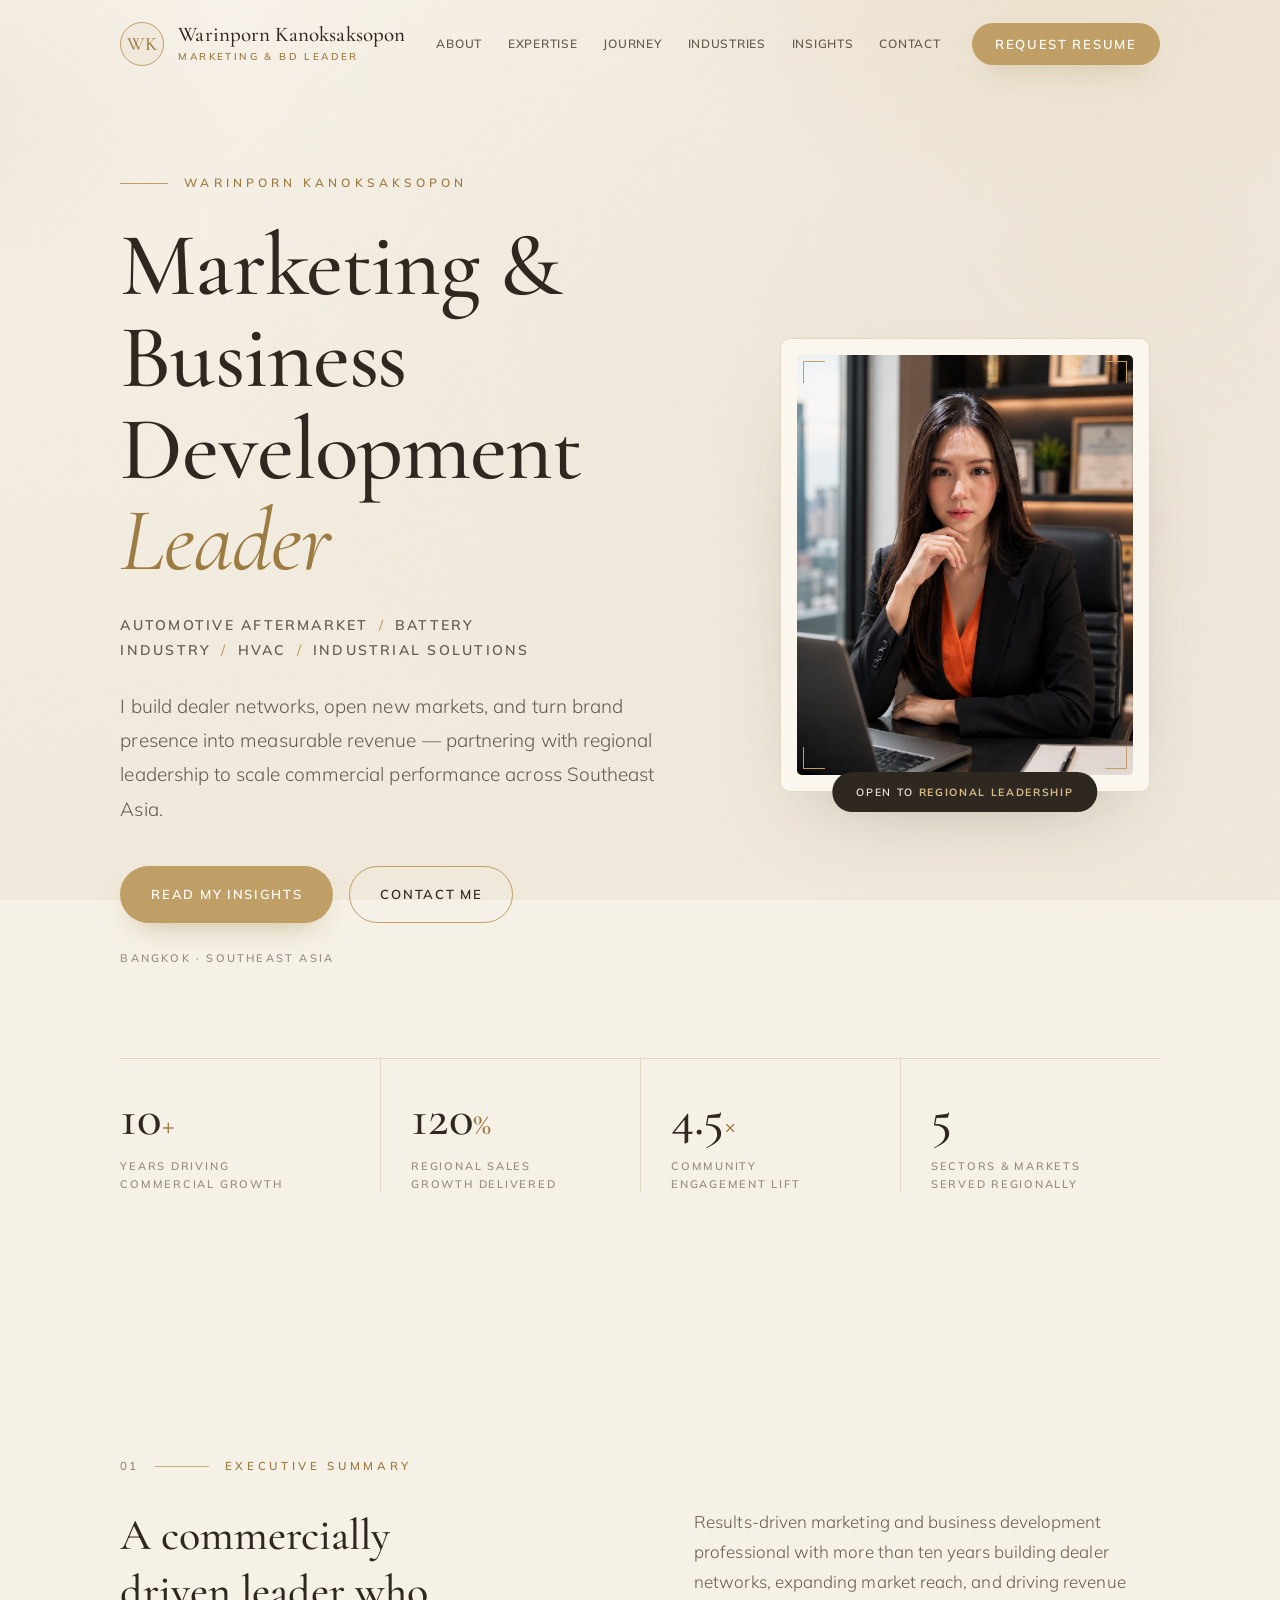
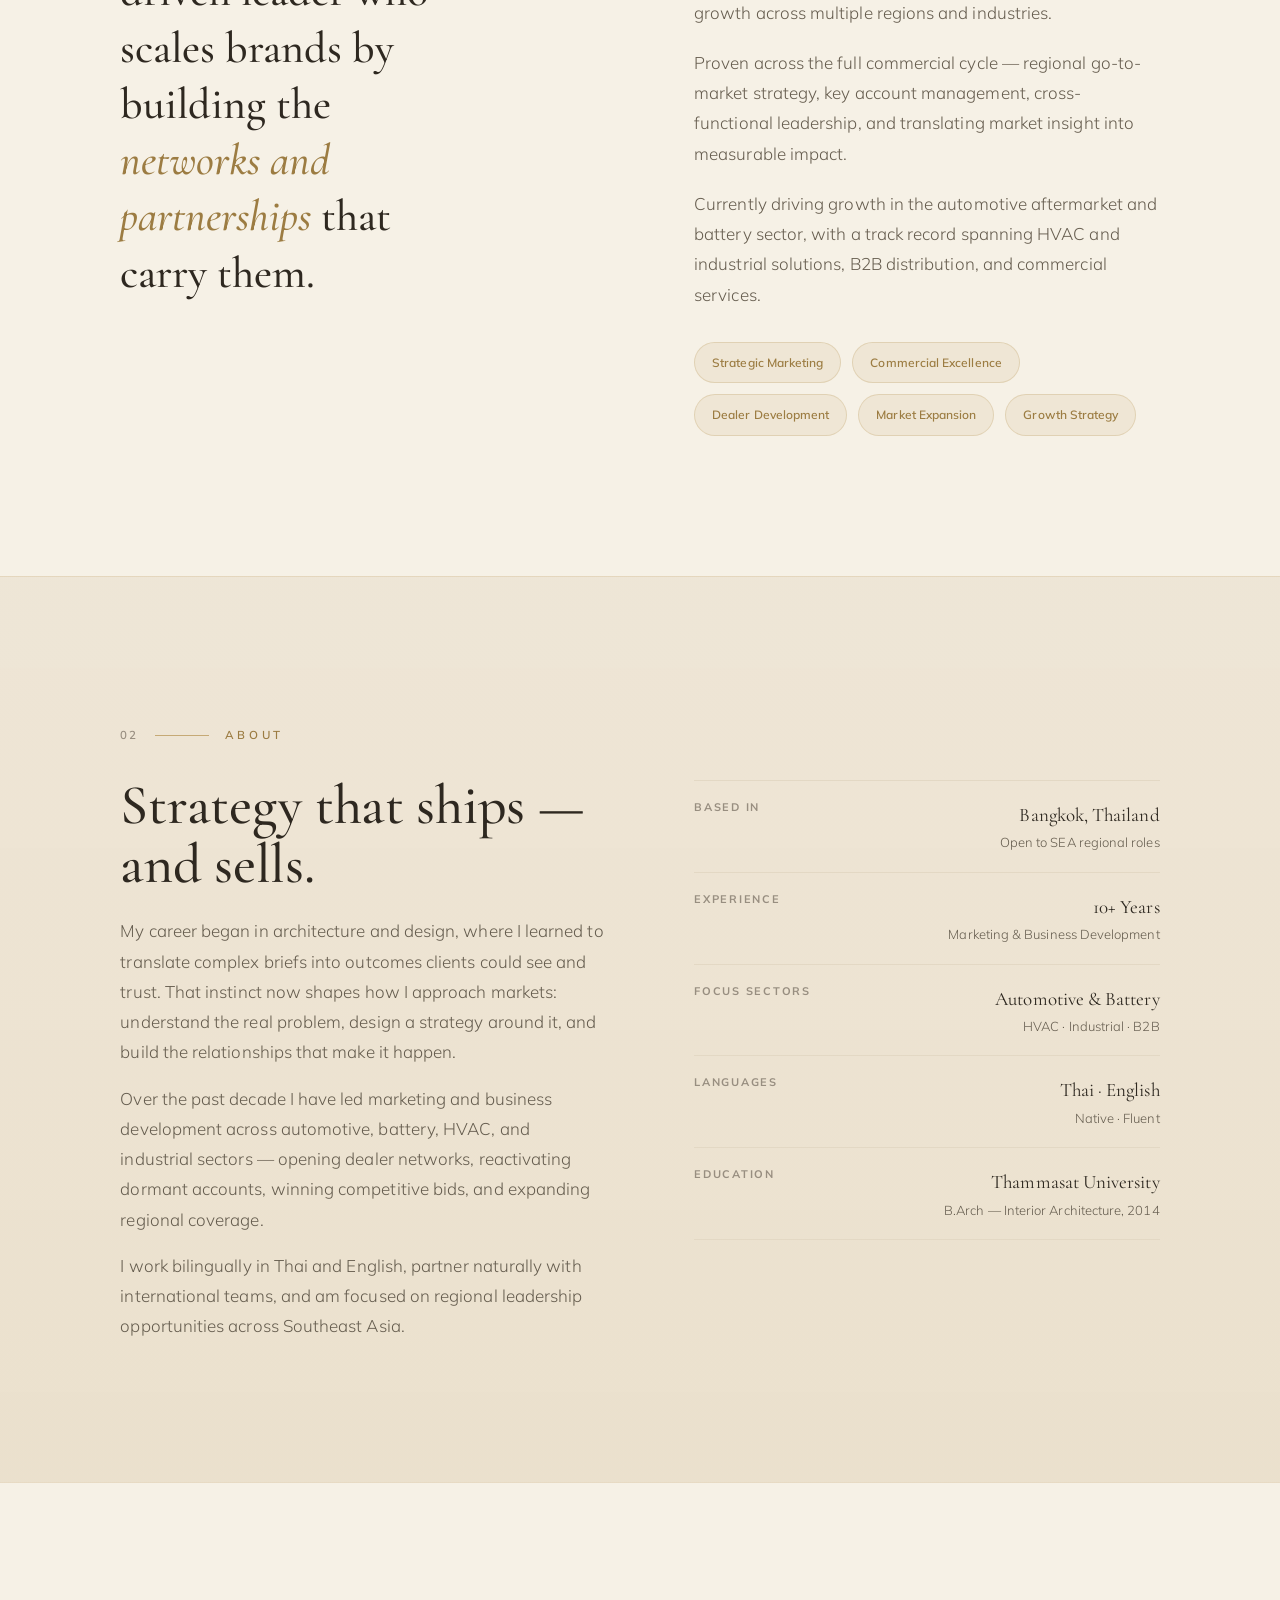
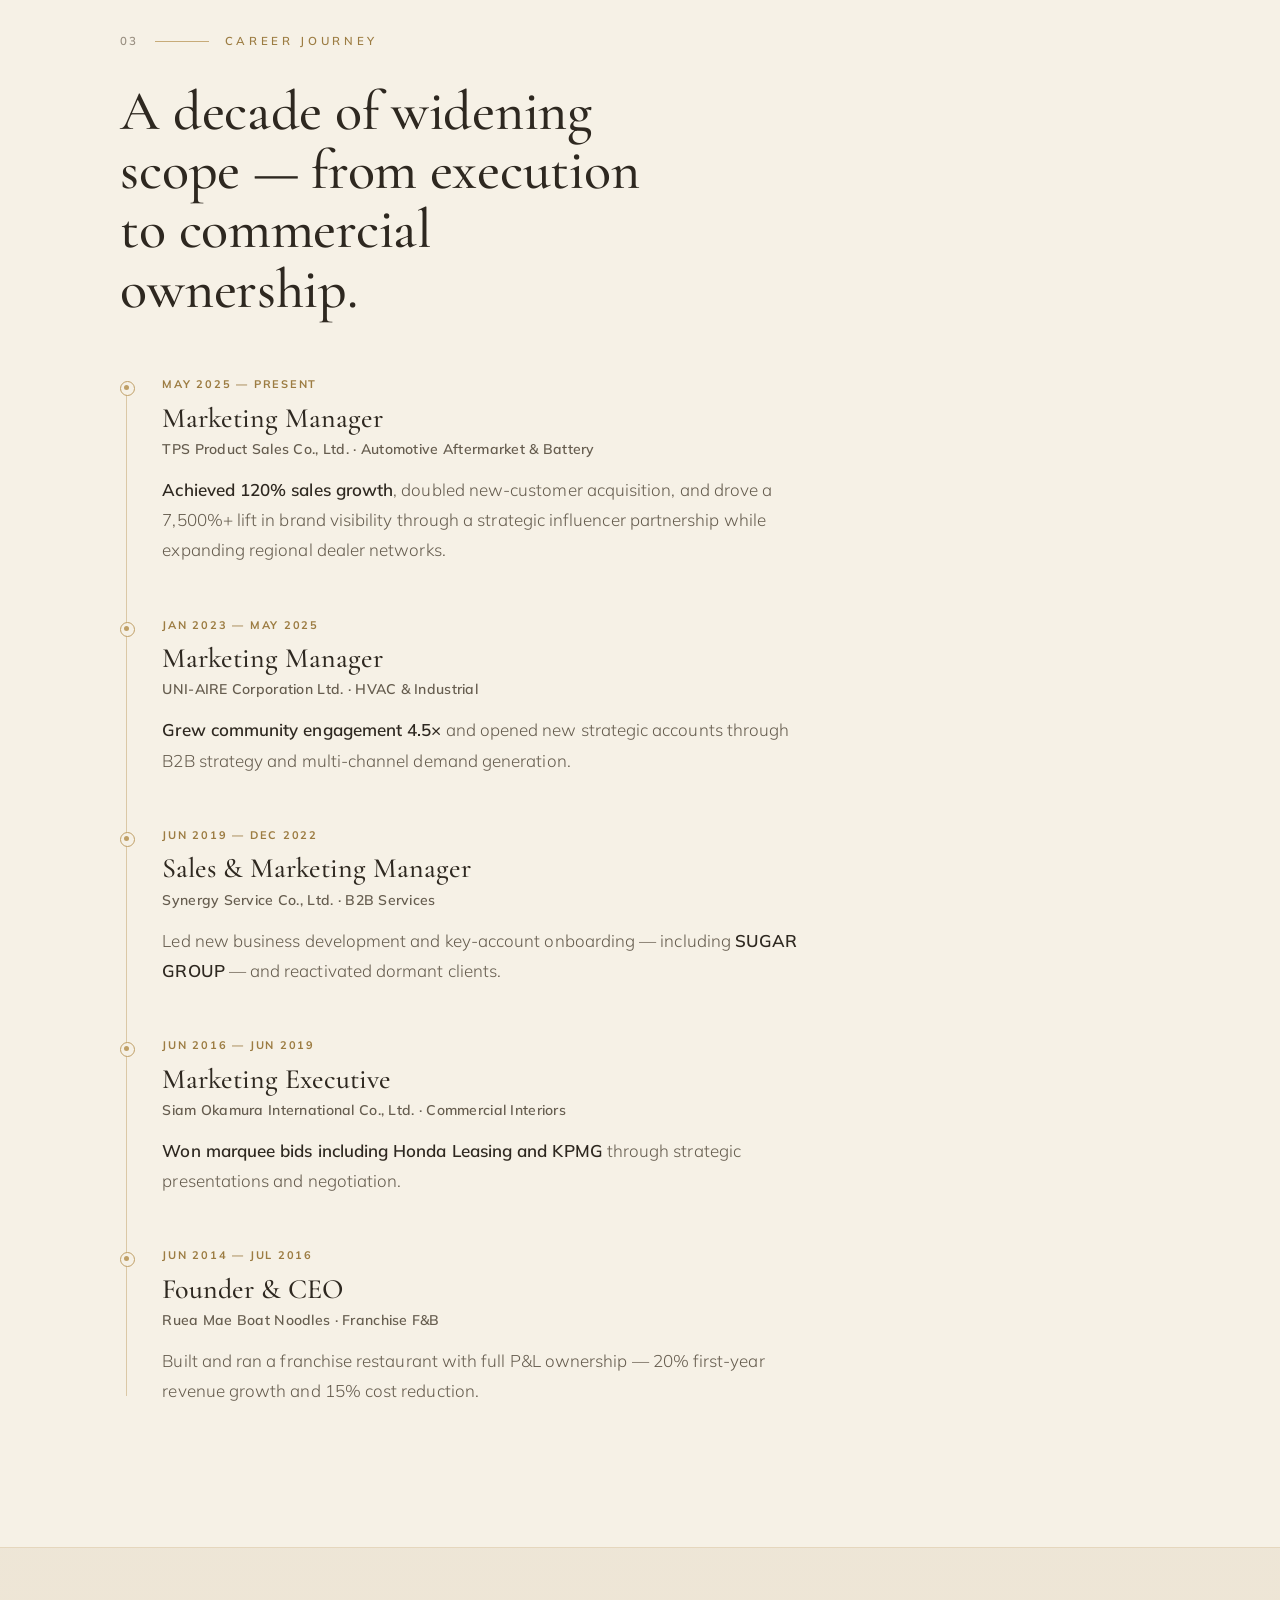
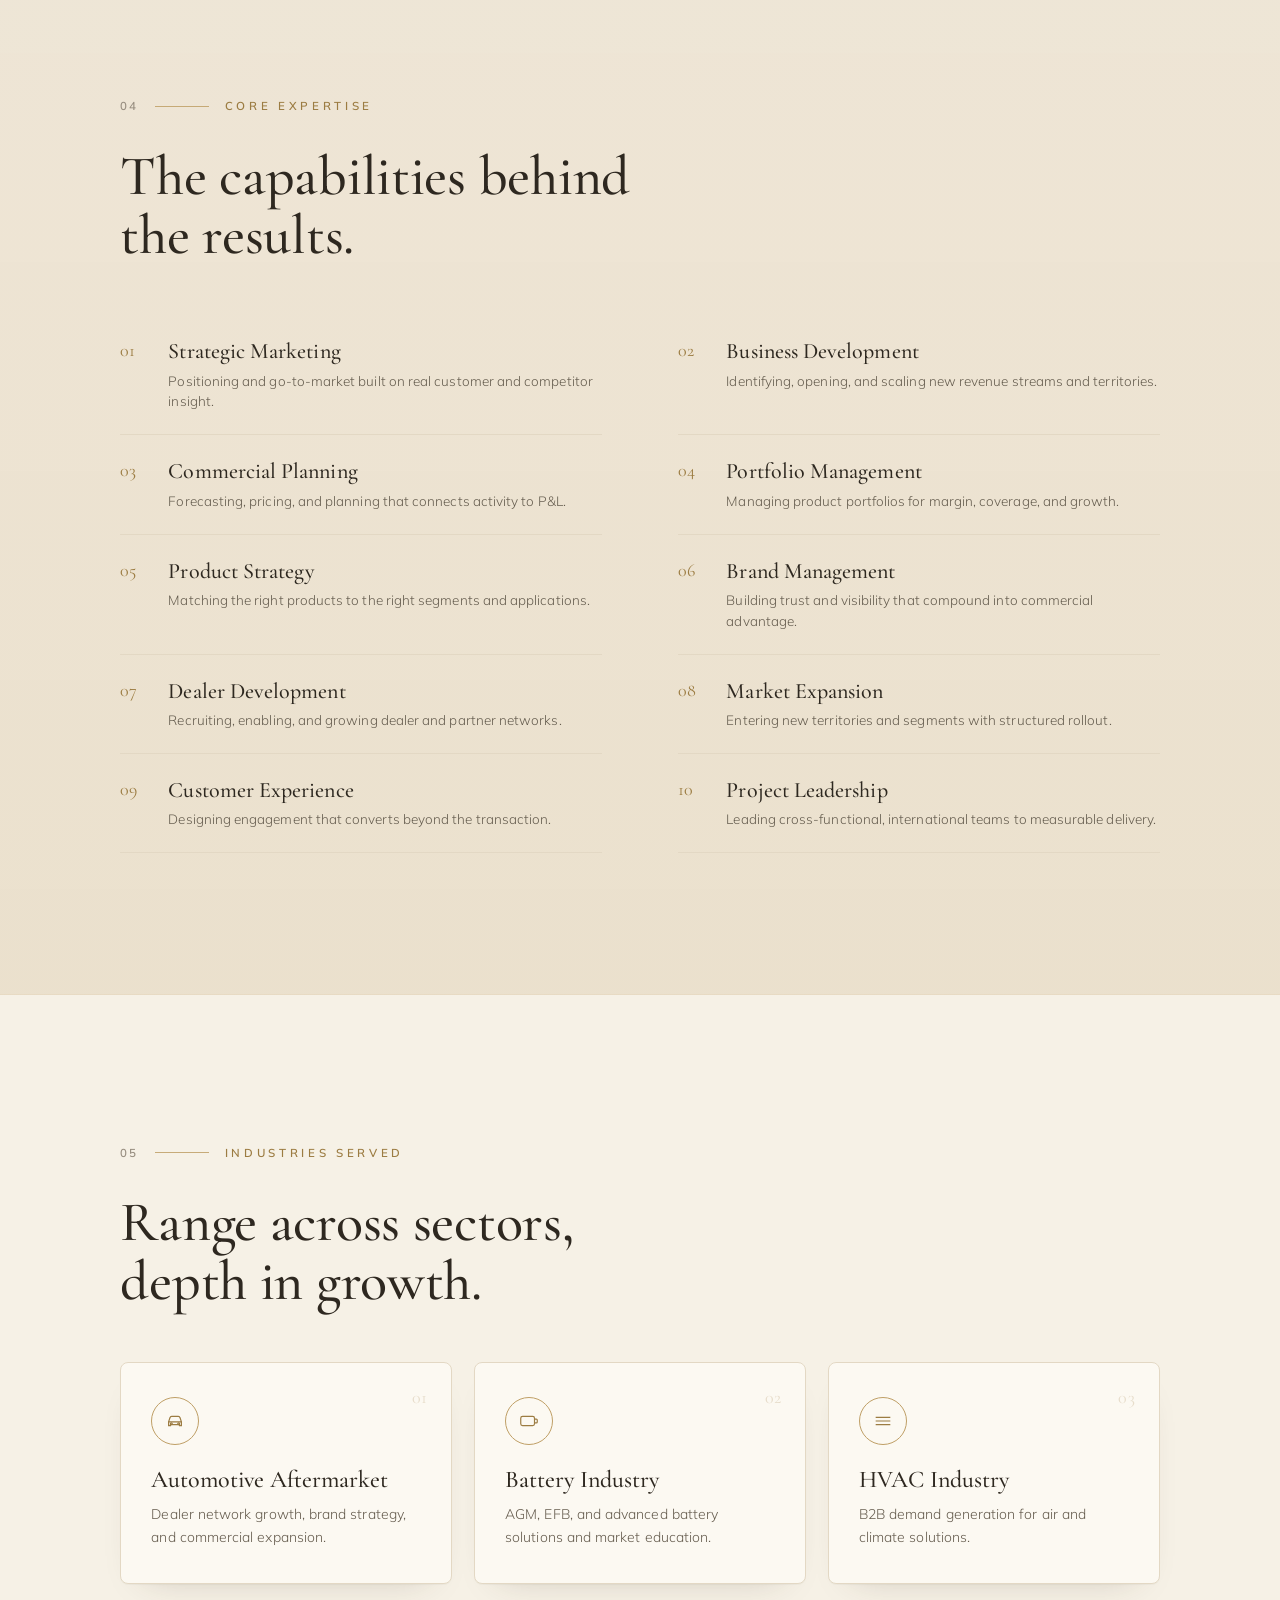
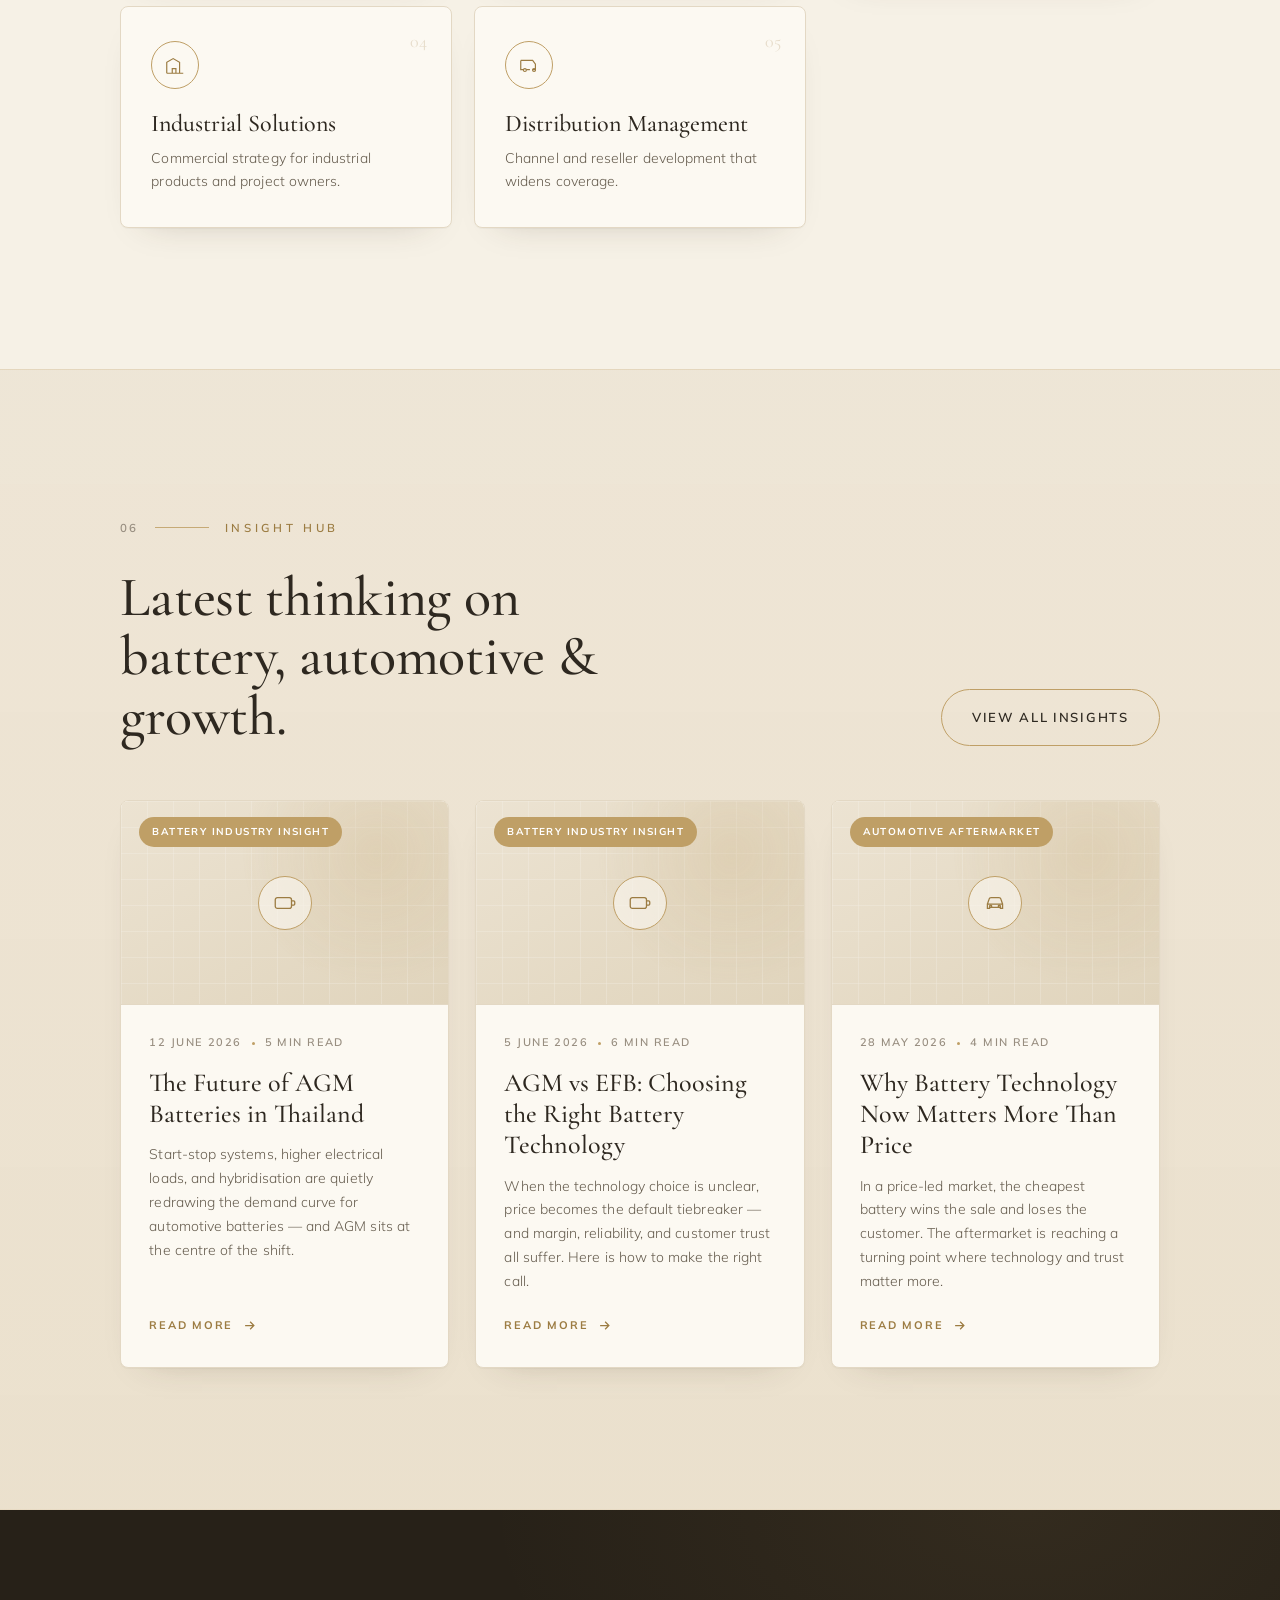
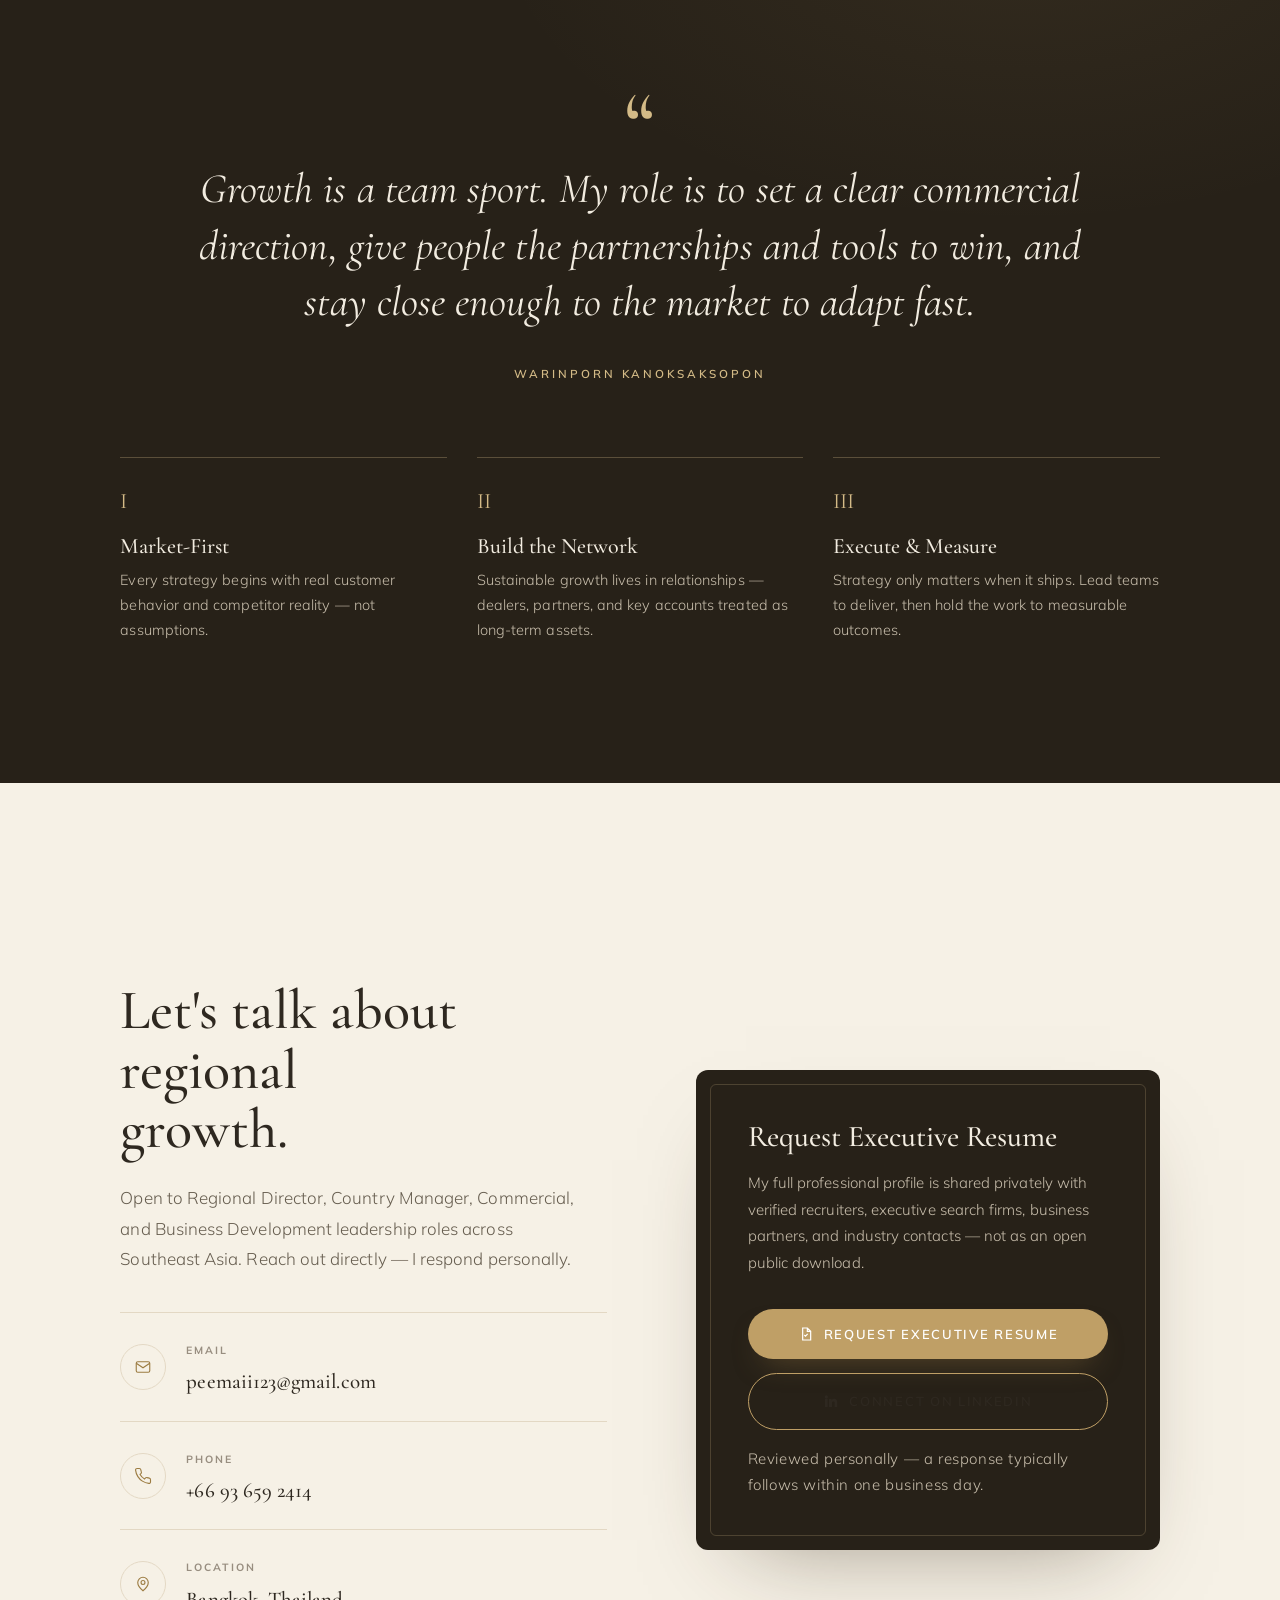
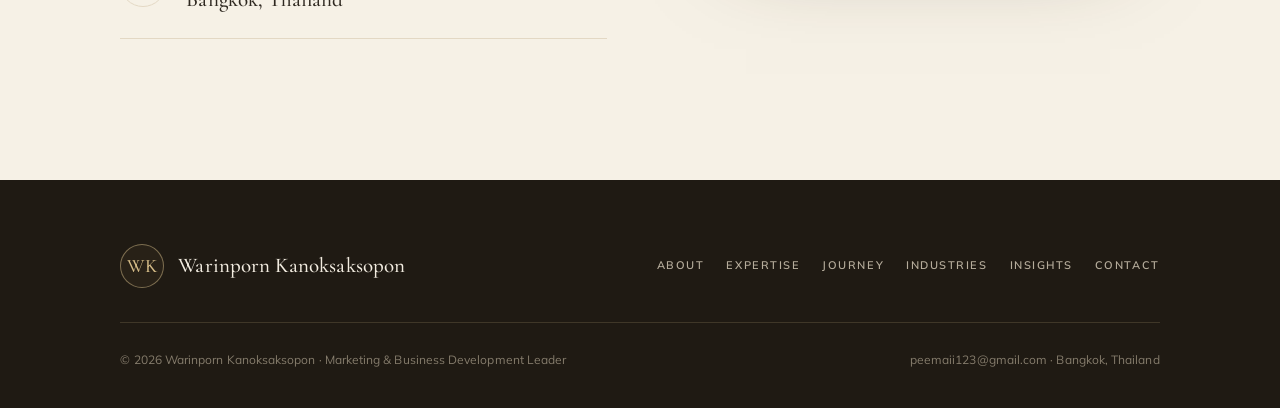
<file: index.html>
<!DOCTYPE html>
<html lang="en">
<head>
<meta charset="UTF-8" />
<meta name="viewport" content="width=device-width, initial-scale=1.0" />
<title>Warinporn Kanoksaksopon — Marketing &amp; Business Development Leader | Automotive, Battery &amp; Industrial</title>
<meta name="description" content="Warinporn Kanoksaksopon is a Marketing &amp; Business Development Leader with 10+ years driving commercial growth across the automotive aftermarket, battery industry, HVAC, and industrial solutions in Southeast Asia." />
<meta name="keywords" content="Warinporn Kanoksaksopon, Marketing Leader, Business Development Leader, Automotive Aftermarket, Battery Industry, AGM, EFB, HVAC, Industrial Solutions, Dealer Development, Market Expansion, Thailand, Southeast Asia" />
<meta name="author" content="Warinporn Kanoksaksopon" />
<meta name="robots" content="index, follow" />
<link rel="canonical" href="https://warinporn.example.com/" />
<meta property="og:type" content="profile" />
<meta property="og:title" content="Warinporn Kanoksaksopon — Marketing &amp; Business Development Leader" />
<meta property="og:description" content="Marketing &amp; Business Development Leader across automotive aftermarket, battery, HVAC, and industrial solutions. Strategic growth across Southeast Asia." />
<meta property="og:image" content="profile.jpg" />
<meta property="og:url" content="https://warinporn.example.com/" />
<meta name="twitter:card" content="summary_large_image" />
<meta name="twitter:title" content="Warinporn Kanoksaksopon — Marketing &amp; Business Development Leader" />
<meta name="twitter:description" content="Marketing &amp; Business Development Leader across automotive, battery, HVAC, and industrial solutions in Southeast Asia." />
<meta name="twitter:image" content="profile.jpg" />
<script type="application/ld+json">
{
  "@context": "https://schema.org",
  "@type": "Person",
  "name": "Warinporn Kanoksaksopon",
  "jobTitle": "Marketing & Business Development Leader",
  "email": "mailto:peemaii123@gmail.com",
  "telephone": "+66936592414",
  "url": "https://warinporn.example.com/",
  "address": { "@type": "PostalAddress", "addressLocality": "Bangkok", "addressCountry": "TH" },
  "description": "Marketing & Business Development Leader with 10+ years driving commercial growth across the automotive aftermarket, battery industry, HVAC, and industrial solutions in Southeast Asia.",
  "knowsAbout": ["Strategic Marketing","Business Development","Automotive Aftermarket","Battery Industry","AGM Batteries","EFB Batteries","HVAC","Industrial Solutions","Dealer Development","Market Expansion","Brand Management"],
  "knowsLanguage": ["Thai","English"],
  "alumniOf": { "@type": "CollegeOrUniversity", "name": "Thammasat University" }
}
</script>
<link rel="preconnect" href="https://fonts.googleapis.com">
<link rel="preconnect" href="https://fonts.gstatic.com" crossorigin>
<link href="https://fonts.googleapis.com/css2?family=Cormorant+Garamond:ital,wght@0,400;0,500;0,600;1,400&family=Mulish:wght@300;400;500;600;700&display=swap" rel="stylesheet">
<link rel="stylesheet" href="assets/styles.css">
</head>
<body>
<div id="progress"></div>

<div id="loader" aria-hidden="true">
  <div class="loader-mono">WK</div><div class="loader-line"></div>
  <div class="loader-name">Warinporn Kanoksaksopon</div>
</div>

<header class="site" id="hdr">
  <nav class="nav">
    <a class="brand" href="#top" aria-label="Warinporn Kanoksaksopon — home">
      <span class="monogram">WK</span>
      <span><span class="brand-name">Warinporn Kanoksaksopon</span><span class="brand-role">Marketing &amp; BD Leader</span></span>
    </a>
    <div class="nav-links" id="navLinks">
      <a href="#about">About</a>
      <a href="#expertise">Expertise</a>
      <a href="#journey">Journey</a>
      <a href="#industries">Industries</a>
      <a href="insights.html">Insights</a>
      <a href="#contact">Contact</a>
    </div>
    <button type="button" class="btn btn-gold btn-resume" data-request-resume>Request Resume</button>
    <button class="nav-toggle" id="navToggle" aria-label="Open menu" aria-expanded="false"><span></span><span></span><span></span></button>
  </nav>
</header>

<!-- HERO -->
<section class="hero" id="top">
  <div class="wrap">
    <div class="hero-grid">
      <div class="hero-copy">
        <h1>
          <span class="h1-name reveal"><span class="rule"></span>Warinporn Kanoksaksopon</span>
          <span class="h1-role reveal" data-delay="1">Marketing &amp; Business<br>Development <span class="it">Leader</span></span>
        </h1>
        <p class="hero-position reveal" data-delay="2">Automotive Aftermarket<span class="sep">/</span>Battery Industry<span class="sep">/</span>HVAC<span class="sep">/</span>Industrial Solutions</p>
        <p class="hero-statement reveal" data-delay="2">I build dealer networks, open new markets, and turn brand presence into measurable revenue — partnering with regional leadership to scale commercial performance across Southeast Asia.</p>
        <div class="hero-cta reveal" data-delay="3">
          <a class="btn btn-gold" href="insights.html">Read My Insights</a>
          <a class="btn btn-line" href="#contact">Contact Me</a>
        </div>
        <p class="hero-loc reveal" data-delay="3">Bangkok · Southeast Asia</p>
      </div>
      <div class="photo-col reveal" data-delay="2">
        <div class="portrait">
          <div class="portrait-mat">
            <div class="portrait-inner">
              <div class="portrait-ph">
                <span class="cam" aria-hidden="true"><svg width="26" height="26" viewBox="0 0 24 24" fill="none" stroke="currentColor" stroke-width="1.3"><path d="M3 8.5A2.5 2.5 0 0 1 5.5 6h1.2l.9-1.6A1 1 0 0 1 8.5 4h7a1 1 0 0 1 .9.4L17.3 6h1.2A2.5 2.5 0 0 1 21 8.5v8A2.5 2.5 0 0 1 18.5 19h-13A2.5 2.5 0 0 1 3 16.5v-8Z"/><circle cx="12" cy="12" r="3.4"/></svg></span>
                <span class="pt">Professional Portrait</span><span class="ps">Add profile.jpg</span>
              </div>
              <!-- Add your headshot as profile.jpg beside index.html -->
              <img src="profile.jpg" alt="Warinporn Kanoksaksopon, Marketing &amp; Business Development Leader" onerror="this.style.display='none'">
              <span class="portrait-corner pc-tl"></span><span class="portrait-corner pc-tr"></span>
              <span class="portrait-corner pc-bl"></span><span class="portrait-corner pc-br"></span>
            </div>
          </div>
          <span class="portrait-badge">Open to <b>Regional Leadership</b></span>
        </div>
      </div>
    </div>
    <div class="statband reveal" data-delay="3">
      <div class="stat"><div class="num" data-count="10" data-suffix="+">10<span class="u">+</span></div><div class="lbl">Years driving<br>commercial growth</div></div>
      <div class="stat"><div class="num" data-count="120" data-suffix="%">120<span class="u">%</span></div><div class="lbl">Regional sales<br>growth delivered</div></div>
      <div class="stat"><div class="num" data-count="4.5" data-decimals="1" data-suffix="×">4.5<span class="u">×</span></div><div class="lbl">Community<br>engagement lift</div></div>
      <div class="stat"><div class="num" data-count="5" data-suffix="">5</div><div class="lbl">Sectors &amp; markets<br>served regionally</div></div>
    </div>
  </div>
</section>

<!-- EXECUTIVE SUMMARY -->
<section class="section" id="summary">
  <div class="wrap">
    <span class="eyebrow reveal"><span class="idx">01</span><span class="rule"></span>Executive Summary</span>
    <div class="lede-grid">
      <h2 class="lede-quote reveal">A commercially driven leader who scales brands by building the <em>networks and partnerships</em> that carry them.</h2>
      <div class="lede-body reveal" data-delay="1">
        <p>Results-driven marketing and business development professional with more than ten years building dealer networks, expanding market reach, and driving revenue growth across multiple regions and industries.</p>
        <p>Proven across the full commercial cycle — regional go-to-market strategy, key account management, cross-functional leadership, and translating market insight into measurable impact.</p>
        <p>Currently driving growth in the automotive aftermarket and battery sector, with a track record spanning HVAC and industrial solutions, B2B distribution, and commercial services.</p>
        <div class="tags">
          <span class="tag">Strategic Marketing</span><span class="tag">Commercial Excellence</span>
          <span class="tag">Dealer Development</span><span class="tag">Market Expansion</span><span class="tag">Growth Strategy</span>
        </div>
      </div>
    </div>
  </div>
</section>

<!-- ABOUT -->
<section class="section section--beige" id="about">
  <div class="wrap">
    <span class="eyebrow reveal"><span class="idx">02</span><span class="rule"></span>About</span>
    <div class="lede-grid">
      <div class="reveal">
        <h2 class="section-title">Strategy that ships — and sells.</h2>
        <p style="color:var(--text);font-weight:300;margin-top:22px;max-width:54ch">My career began in architecture and design, where I learned to translate complex briefs into outcomes clients could see and trust. That instinct now shapes how I approach markets: understand the real problem, design a strategy around it, and build the relationships that make it happen.</p>
        <p style="color:var(--text);font-weight:300;margin-top:16px;max-width:54ch">Over the past decade I have led marketing and business development across automotive, battery, HVAC, and industrial sectors — opening dealer networks, reactivating dormant accounts, winning competitive bids, and expanding regional coverage.</p>
        <p style="color:var(--text);font-weight:300;margin-top:16px;max-width:54ch">I work bilingually in Thai and English, partner naturally with international teams, and am focused on regional leadership opportunities across Southeast Asia.</p>
      </div>
      <div class="reveal" data-delay="1">
        <div class="about-facts">
          <div class="fact"><span class="k">Based in</span><span class="v">Bangkok, Thailand<small>Open to SEA regional roles</small></span></div>
          <div class="fact"><span class="k">Experience</span><span class="v">10+ Years<small>Marketing &amp; Business Development</small></span></div>
          <div class="fact"><span class="k">Focus Sectors</span><span class="v">Automotive &amp; Battery<small>HVAC · Industrial · B2B</small></span></div>
          <div class="fact"><span class="k">Languages</span><span class="v">Thai · English<small>Native · Fluent</small></span></div>
          <div class="fact"><span class="k">Education</span><span class="v">Thammasat University<small>B.Arch — Interior Architecture, 2014</small></span></div>
        </div>
      </div>
    </div>
  </div>
</section>

<!-- CAREER JOURNEY -->
<section class="section" id="journey">
  <div class="wrap">
    <span class="eyebrow reveal"><span class="idx">03</span><span class="rule"></span>Career Journey</span>
    <h2 class="section-title reveal">A decade of widening scope — from execution to commercial ownership.</h2>
    <div class="timeline">
      <div class="tl reveal"><div class="tl-when">May 2025 — Present</div><h3 class="tl-role">Marketing Manager</h3><div class="tl-org">TPS Product Sales Co., Ltd. · Automotive Aftermarket &amp; Battery</div><p class="tl-note"><b>Achieved 120% sales growth</b>, doubled new-customer acquisition, and drove a 7,500%+ lift in brand visibility through a strategic influencer partnership while expanding regional dealer networks.</p></div>
      <div class="tl reveal"><div class="tl-when">Jan 2023 — May 2025</div><h3 class="tl-role">Marketing Manager</h3><div class="tl-org">UNI-AIRE Corporation Ltd. · HVAC &amp; Industrial</div><p class="tl-note"><b>Grew community engagement 4.5×</b> and opened new strategic accounts through B2B strategy and multi-channel demand generation.</p></div>
      <div class="tl reveal"><div class="tl-when">Jun 2019 — Dec 2022</div><h3 class="tl-role">Sales &amp; Marketing Manager</h3><div class="tl-org">Synergy Service Co., Ltd. · B2B Services</div><p class="tl-note">Led new business development and key-account onboarding — including <b>SUGAR GROUP</b> — and reactivated dormant clients.</p></div>
      <div class="tl reveal"><div class="tl-when">Jun 2016 — Jun 2019</div><h3 class="tl-role">Marketing Executive</h3><div class="tl-org">Siam Okamura International Co., Ltd. · Commercial Interiors</div><p class="tl-note"><b>Won marquee bids including Honda Leasing and KPMG</b> through strategic presentations and negotiation.</p></div>
      <div class="tl reveal"><div class="tl-when">Jun 2014 — Jul 2016</div><h3 class="tl-role">Founder &amp; CEO</h3><div class="tl-org">Ruea Mae Boat Noodles · Franchise F&amp;B</div><p class="tl-note">Built and ran a franchise restaurant with full P&amp;L ownership — 20% first-year revenue growth and 15% cost reduction.</p></div>
    </div>
  </div>
</section>

<!-- CORE EXPERTISE -->
<section class="section section--beige" id="expertise">
  <div class="wrap">
    <span class="eyebrow reveal"><span class="idx">04</span><span class="rule"></span>Core Expertise</span>
    <h2 class="section-title reveal">The capabilities behind the results.</h2>
    <div class="skill-grid">
      <div class="skill reveal"><span class="sn">01</span><span><span class="snm">Strategic Marketing</span><span class="sd">Positioning and go-to-market built on real customer and competitor insight.</span></span></div>
      <div class="skill reveal" data-delay="1"><span class="sn">02</span><span><span class="snm">Business Development</span><span class="sd">Identifying, opening, and scaling new revenue streams and territories.</span></span></div>
      <div class="skill reveal"><span class="sn">03</span><span><span class="snm">Commercial Planning</span><span class="sd">Forecasting, pricing, and planning that connects activity to P&amp;L.</span></span></div>
      <div class="skill reveal" data-delay="1"><span class="sn">04</span><span><span class="snm">Portfolio Management</span><span class="sd">Managing product portfolios for margin, coverage, and growth.</span></span></div>
      <div class="skill reveal"><span class="sn">05</span><span><span class="snm">Product Strategy</span><span class="sd">Matching the right products to the right segments and applications.</span></span></div>
      <div class="skill reveal" data-delay="1"><span class="sn">06</span><span><span class="snm">Brand Management</span><span class="sd">Building trust and visibility that compound into commercial advantage.</span></span></div>
      <div class="skill reveal"><span class="sn">07</span><span><span class="snm">Dealer Development</span><span class="sd">Recruiting, enabling, and growing dealer and partner networks.</span></span></div>
      <div class="skill reveal" data-delay="1"><span class="sn">08</span><span><span class="snm">Market Expansion</span><span class="sd">Entering new territories and segments with structured rollout.</span></span></div>
      <div class="skill reveal"><span class="sn">09</span><span><span class="snm">Customer Experience</span><span class="sd">Designing engagement that converts beyond the transaction.</span></span></div>
      <div class="skill reveal" data-delay="1"><span class="sn">10</span><span><span class="snm">Project Leadership</span><span class="sd">Leading cross-functional, international teams to measurable delivery.</span></span></div>
    </div>
  </div>
</section>

<!-- INDUSTRIES -->
<section class="section" id="industries">
  <div class="wrap">
    <span class="eyebrow reveal"><span class="idx">05</span><span class="rule"></span>Industries Served</span>
    <h2 class="section-title reveal">Range across sectors, depth in growth.</h2>
    <div class="tile-grid">
      <div class="tile reveal"><span class="tnum">01</span><span class="ic"><svg width="22" height="22" viewBox="0 0 24 24" fill="none" stroke="currentColor" stroke-width="1.3"><path d="M5 13l1.5-4.5A2 2 0 0 1 8.4 7h7.2a2 2 0 0 1 1.9 1.5L19 13M5 13h14v4h-2v-1H7v1H5v-4Z"/><circle cx="8" cy="15" r="1"/><circle cx="16" cy="15" r="1"/></svg></span><h3>Automotive Aftermarket</h3><p>Dealer network growth, brand strategy, and commercial expansion.</p></div>
      <div class="tile reveal" data-delay="1"><span class="tnum">02</span><span class="ic"><svg width="22" height="22" viewBox="0 0 24 24" fill="none" stroke="currentColor" stroke-width="1.3"><rect x="3" y="7" width="15" height="10" rx="2"/><path d="M18 10h2a1 1 0 0 1 1 1v2a1 1 0 0 1-1 1h-2"/></svg></span><h3>Battery Industry</h3><p>AGM, EFB, and advanced battery solutions and market education.</p></div>
      <div class="tile reveal" data-delay="2"><span class="tnum">03</span><span class="ic"><svg width="22" height="22" viewBox="0 0 24 24" fill="none" stroke="currentColor" stroke-width="1.3"><path d="M4 8h16M4 12h16M4 16h16"/></svg></span><h3>HVAC Industry</h3><p>B2B demand generation for air and climate solutions.</p></div>
      <div class="tile reveal"><span class="tnum">04</span><span class="ic"><svg width="22" height="22" viewBox="0 0 24 24" fill="none" stroke="currentColor" stroke-width="1.3"><path d="M3 21V9l7-4 7 4v12M3 21h18M9 21v-5h4v5"/></svg></span><h3>Industrial Solutions</h3><p>Commercial strategy for industrial products and project owners.</p></div>
      <div class="tile reveal" data-delay="1"><span class="tnum">05</span><span class="ic"><svg width="22" height="22" viewBox="0 0 24 24" fill="none" stroke="currentColor" stroke-width="1.3"><path d="M3 7h13l3 4v6h-3M3 7v10h3M9 17h4"/><circle cx="7.5" cy="17.5" r="1.6"/><circle cx="17.5" cy="17.5" r="1.6"/></svg></span><h3>Distribution Management</h3><p>Channel and reseller development that widens coverage.</p></div>
    </div>
  </div>
</section>

<!-- LATEST INSIGHTS (dynamic from articles.json) -->
<section class="section section--beige" id="insights">
  <div class="wrap">
    <div class="insights-head">
      <div>
        <span class="eyebrow reveal"><span class="idx">06</span><span class="rule"></span>Insight Hub</span>
        <h2 class="section-title reveal">Latest thinking on battery, automotive &amp; growth.</h2>
      </div>
      <a class="btn btn-line reveal" data-delay="1" href="insights.html">View All Insights</a>
    </div>
    <div class="feat-grid" id="latest-insights" data-limit="3"></div>
  </div>
</section>

<!-- LEADERSHIP PHILOSOPHY -->
<section class="section section--dark" id="philosophy">
  <div class="wrap">
    <span class="eyebrow reveal" style="display:flex;justify-content:center"><span class="idx">07</span><span class="rule"></span>Leadership Philosophy</span>
    <div class="philo">
      <div class="mark reveal">&ldquo;</div>
      <blockquote class="reveal">Growth is a team sport. My role is to set a clear commercial direction, give people the partnerships and tools to win, and stay close enough to the market to adapt fast.</blockquote>
      <div class="who reveal">Warinporn Kanoksaksopon</div>
    </div>
    <div class="pillars">
      <div class="pillar reveal"><div class="pn">I</div><h3>Market-First</h3><p>Every strategy begins with real customer behavior and competitor reality — not assumptions.</p></div>
      <div class="pillar reveal" data-delay="1"><div class="pn">II</div><h3>Build the Network</h3><p>Sustainable growth lives in relationships — dealers, partners, and key accounts treated as long-term assets.</p></div>
      <div class="pillar reveal" data-delay="2"><div class="pn">III</div><h3>Execute &amp; Measure</h3><p>Strategy only matters when it ships. Lead teams to deliver, then hold the work to measurable outcomes.</p></div>
    </div>
  </div>
</section>

<!-- CONTACT -->
<section class="section" id="contact">
  <div class="wrap">
    <span class="eyebrow reveal"><span class="idx">08</span><span class="rule"></span>Contact</span>
    <div class="contact-grid">
      <div class="reveal">
        <h2>Let's talk about regional growth.</h2>
        <p class="contact-lead">Open to Regional Director, Country Manager, Commercial, and Business Development leadership roles across Southeast Asia. Reach out directly — I respond personally.</p>
        <div class="contact-list">
          <a class="contact-row" href="mailto:peemaii123@gmail.com"><span class="ci" aria-hidden="true"><svg width="18" height="18" viewBox="0 0 24 24" fill="none" stroke="currentColor" stroke-width="1.5"><rect x="3" y="5" width="18" height="14" rx="2"/><path d="m3 7 9 6 9-6"/></svg></span><span><span class="ck">Email</span><br><span class="cv">peemaii123@gmail.com</span></span></a>
          <a class="contact-row" href="tel:+66936592414"><span class="ci" aria-hidden="true"><svg width="18" height="18" viewBox="0 0 24 24" fill="none" stroke="currentColor" stroke-width="1.5"><path d="M22 16.9v3a2 2 0 0 1-2.2 2 19.8 19.8 0 0 1-8.6-3.1 19.5 19.5 0 0 1-6-6 19.8 19.8 0 0 1-3.1-8.7A2 2 0 0 1 4.1 2h3a2 2 0 0 1 2 1.7c.1 1 .4 1.9.7 2.8a2 2 0 0 1-.4 2.1L8.1 9.9a16 16 0 0 0 6 6l1.3-1.3a2 2 0 0 1 2.1-.4c.9.3 1.8.6 2.8.7a2 2 0 0 1 1.7 2Z"/></svg></span><span><span class="ck">Phone</span><br><span class="cv">+66 93 659 2414</span></span></a>
          <div class="contact-row"><span class="ci" aria-hidden="true"><svg width="18" height="18" viewBox="0 0 24 24" fill="none" stroke="currentColor" stroke-width="1.5"><path d="M12 21s-7-5.6-7-11a7 7 0 0 1 14 0c0 5.4-7 11-7 11Z"/><circle cx="12" cy="10" r="2.6"/></svg></span><span><span class="ck">Location</span><br><span class="cv">Bangkok, Thailand</span></span></div>
        </div>
      </div>
      <div class="panel reveal" data-delay="1" id="resume">
        <h3>Request Executive Resume</h3>
        <p>My full professional profile is shared privately with verified recruiters, executive search firms, business partners, and industry contacts — not as an open public download.</p>
        <div class="panel-cta">
          <button type="button" class="btn btn-gold" data-request-resume><svg width="16" height="16" viewBox="0 0 24 24" fill="none" stroke="currentColor" stroke-width="1.8"><path d="M7 3h7l5 5v13H7zM14 3v5h5"/><path d="M9.5 13.5l1.8 1.8 3.2-3.6"/></svg> Request Executive Resume</button>
          <!-- Replace # with your LinkedIn URL -->
          <a class="btn btn-line" href="#" target="_blank" rel="noopener"><svg width="16" height="16" viewBox="0 0 24 24" fill="currentColor"><path d="M4.98 3.5a2.5 2.5 0 1 1 0 5 2.5 2.5 0 0 1 0-5ZM3 9h4v12H3V9Zm6 0h3.8v1.7h.05c.53-1 1.83-2.05 3.77-2.05 4.03 0 4.78 2.65 4.78 6.1V21h-4v-5.3c0-1.26-.02-2.9-1.77-2.9-1.77 0-2.04 1.38-2.04 2.8V21H9V9Z"/></svg> Connect on LinkedIn</a>
        </div>
        <p class="panel-note">Reviewed personally — a response typically follows within one business day.</p>
      </div>
    </div>
  </div>
</section>

<footer class="site">
  <div class="wrap">
    <div class="foot-top">
      <a class="foot-brand" href="#top"><span class="monogram">WK</span><span class="brand-name">Warinporn Kanoksaksopon</span></a>
      <nav class="foot-nav">
        <a href="#about">About</a><a href="#expertise">Expertise</a><a href="#journey">Journey</a>
        <a href="#industries">Industries</a><a href="insights.html">Insights</a><a href="#contact">Contact</a>
      </nav>
    </div>
    <div class="foot-bottom">
      <span>© <span id="yr"></span> Warinporn Kanoksaksopon · Marketing &amp; Business Development Leader</span>
      <span><a href="mailto:peemaii123@gmail.com">peemaii123@gmail.com</a> · Bangkok, Thailand</span>
    </div>
  </div>
</footer>

<script src="assets/main.js"></script>
<script src="assets/articles.js"></script>
</body>
</html>
</file>
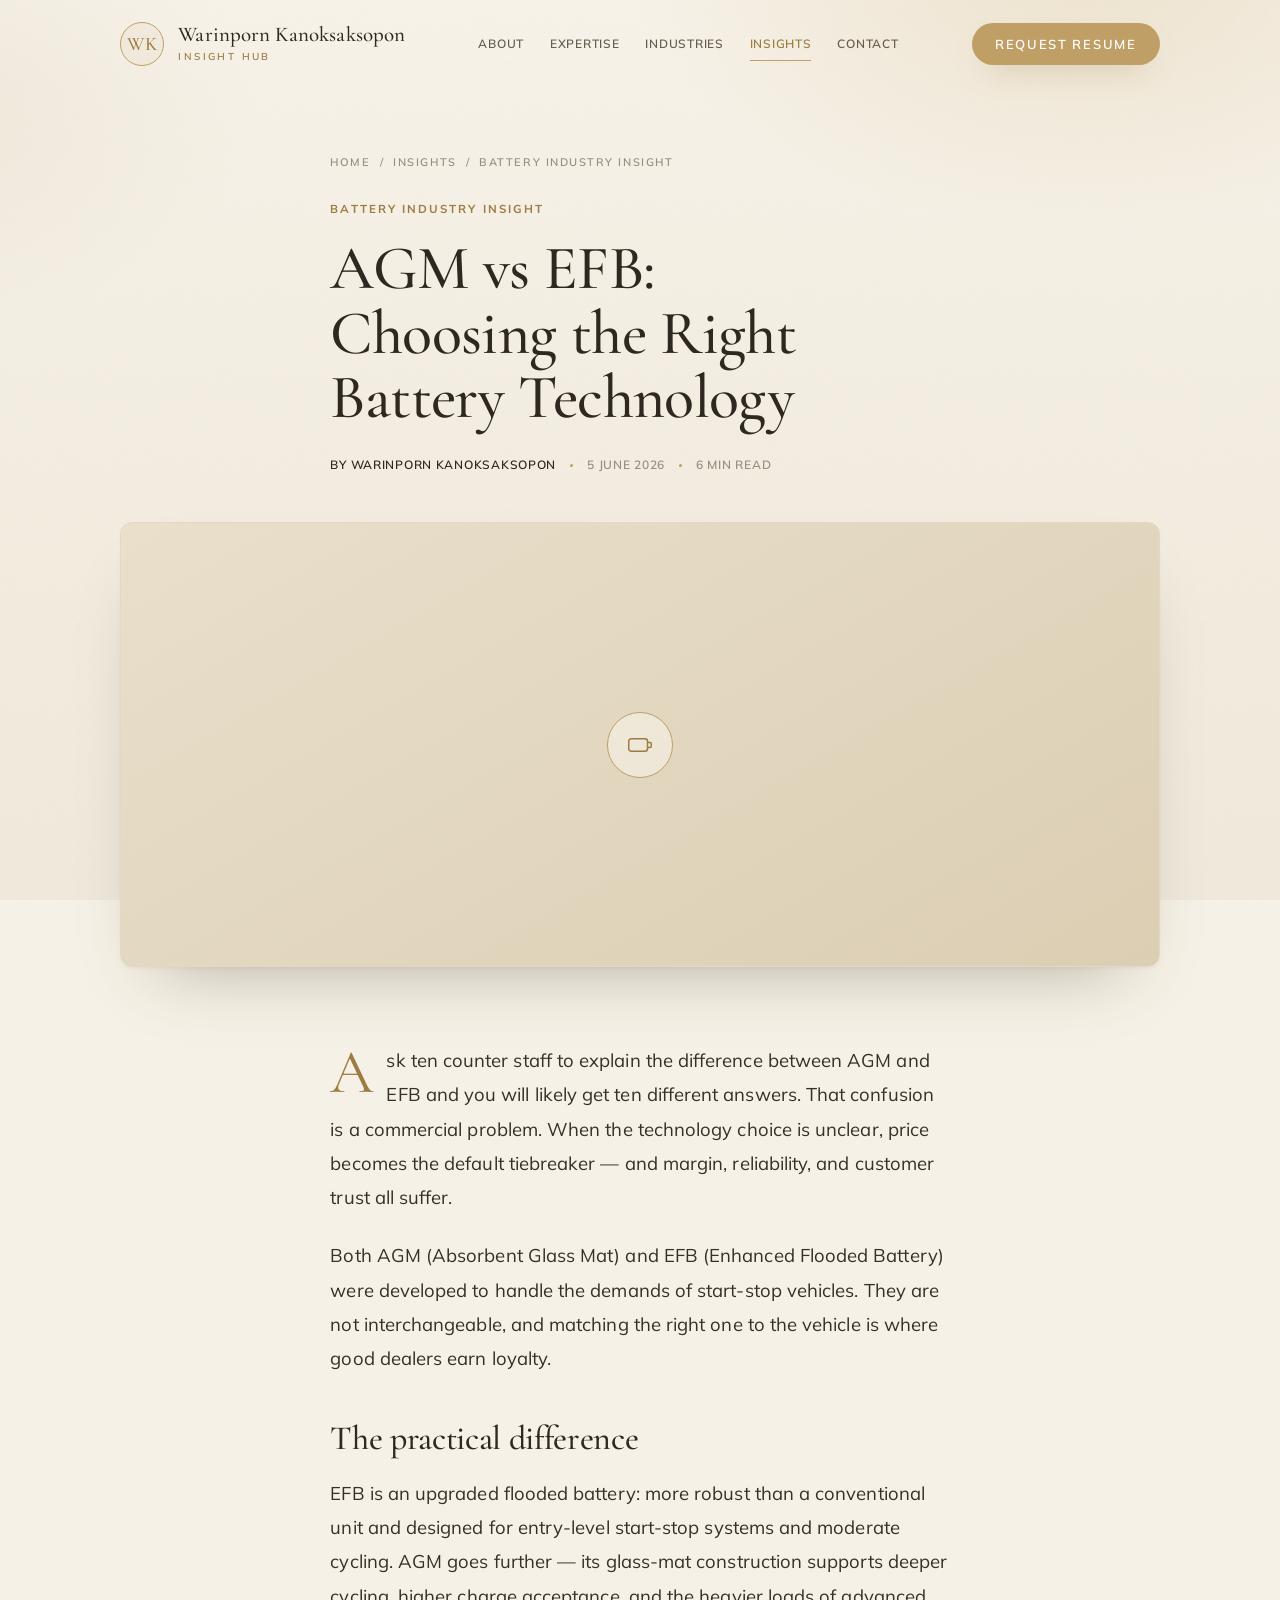
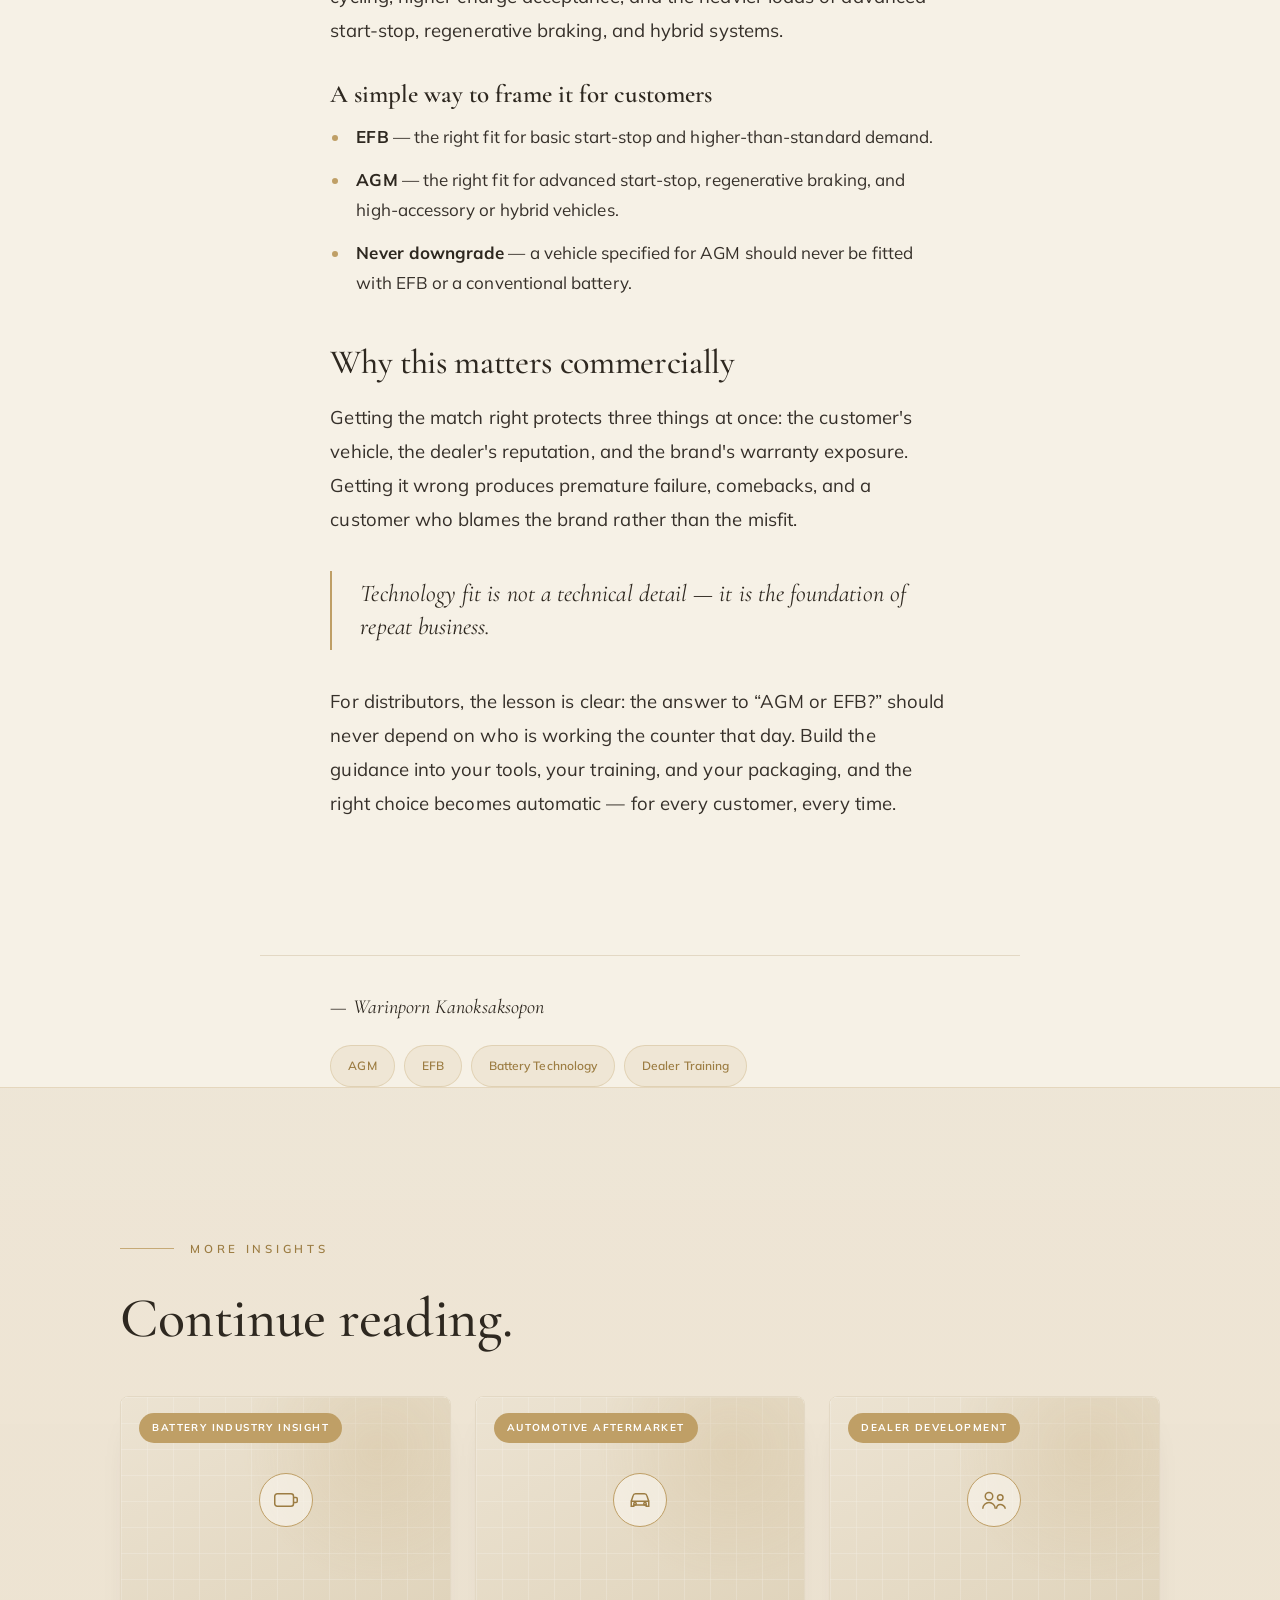
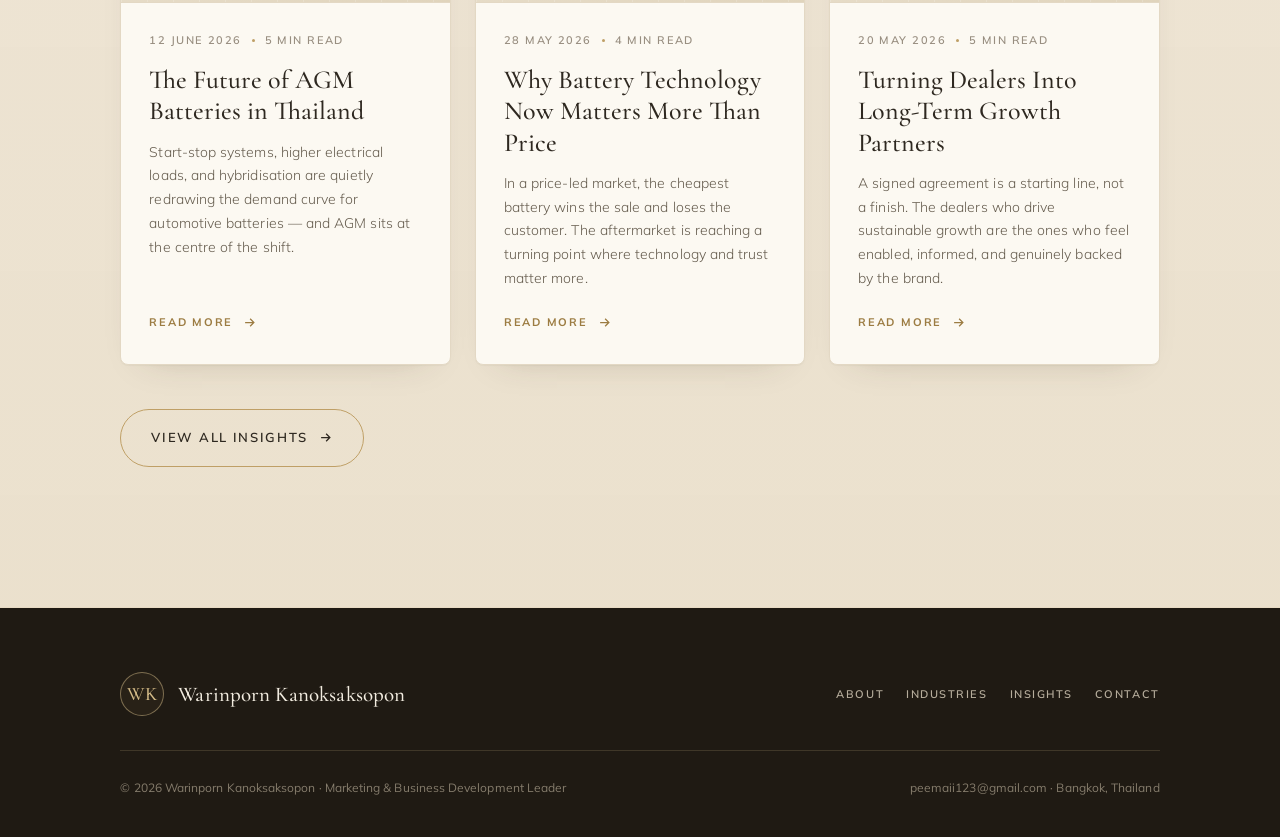
<file: insights/agm-vs-efb-choosing-battery-technology/index.html>
<!DOCTYPE html>
<html lang="en">
<head>
<meta charset="UTF-8" />
<meta name="viewport" content="width=device-width, initial-scale=1.0" />
<title>AGM vs EFB: Choosing the Right Battery Technology | Warinporn Kanoksaksopon</title>
<meta name="description" content="A practical, commercial guide to AGM and EFB batteries — the real differences, how to match the right technology to the vehicle, and why it protects margin and trust." />
<meta name="author" content="Warinporn Kanoksaksopon" />
<meta name="robots" content="index, follow" />
<link rel="canonical" href="https://warinporn.example.com/insights/agm-vs-efb-choosing-battery-technology/" />
<meta property="og:type" content="article" />
<meta property="og:title" content="AGM vs EFB: Choosing the Right Battery Technology" />
<meta property="og:description" content="A practical, commercial guide to AGM and EFB batteries — the real differences, how to match the right technology to the vehicle, and why it protects margin and trust." />
<meta property="og:url" content="https://warinporn.example.com/insights/agm-vs-efb-choosing-battery-technology/" />
<meta property="og:image" content="https://warinporn.example.com/profile.jpg" />
<meta property="article:published_time" content="2026-06-05" />
<meta property="article:section" content="Battery Industry Insight" />
<meta name="twitter:card" content="summary_large_image" />
<meta name="twitter:title" content="AGM vs EFB: Choosing the Right Battery Technology" />
<meta name="twitter:description" content="A practical, commercial guide to AGM and EFB batteries — the real differences, how to match the right technology to the vehicle, and why it protects margin and trust." />
<meta name="twitter:image" content="https://warinporn.example.com/profile.jpg" />
<script type="application/ld+json">
{
  "@context": "https://schema.org",
  "@type": "Article",
  "headline": "AGM vs EFB: Choosing the Right Battery Technology",
  "description": "A practical, commercial guide to AGM and EFB batteries — the real differences, how to match the right technology to the vehicle, and why it protects margin and trust.",
  "datePublished": "2026-06-05",
  "dateModified": "2026-06-05",
  "articleSection": "Battery Industry Insight",
  "keywords": "AGM, EFB, Battery Technology, Dealer Training",
  "author": {
    "@type": "Person",
    "name": "Warinporn Kanoksaksopon",
    "jobTitle": "Marketing & Business Development Leader"
  },
  "publisher": {
    "@type": "Person",
    "name": "Warinporn Kanoksaksopon"
  },
  "mainEntityOfPage": {
    "@type": "WebPage",
    "@id": "https://warinporn.example.com/insights/agm-vs-efb-choosing-battery-technology/"
  },
  "image": "https://warinporn.example.com/profile.jpg"
}
</script>
<link rel="preconnect" href="https://fonts.googleapis.com">
<link rel="preconnect" href="https://fonts.gstatic.com" crossorigin>
<link href="https://fonts.googleapis.com/css2?family=Cormorant+Garamond:ital,wght@0,400;0,500;0,600;1,400&family=Mulish:wght@300;400;500;600;700&display=swap" rel="stylesheet">
<link rel="stylesheet" href="../../assets/styles.css">
</head>
<body>
<div id="progress"></div>

<header class="site" id="hdr">
  <nav class="nav">
    <a class="brand" href="../../index.html" aria-label="Warinporn Kanoksaksopon — home">
      <span class="monogram">WK</span>
      <span><span class="brand-name">Warinporn Kanoksaksopon</span><span class="brand-role">Insight Hub</span></span>
    </a>
    <div class="nav-links" id="navLinks">
      <a href="../../index.html#about">About</a>
      <a href="../../index.html#expertise">Expertise</a>
      <a href="../../index.html#industries">Industries</a>
      <a href="../../insights.html" class="active">Insights</a>
      <a href="../../index.html#contact">Contact</a>
    </div>
    <button type="button" class="btn btn-gold btn-resume" data-request-resume>Request Resume</button>
    <button class="nav-toggle" id="navToggle" aria-label="Open menu" aria-expanded="false"><span></span><span></span><span></span></button>
  </nav>
</header>

<article>
  <header class="article-hero">
    <div class="wrap" style="max-width:var(--maxw-read)">
      <div class="breadcrumb"><a href="../../index.html">Home</a> &nbsp;/&nbsp; <a href="../../insights.html">Insights</a> &nbsp;/&nbsp; Battery Industry Insight</div>
      <div class="article-cat-line">Battery Industry Insight</div>
      <h1 class="article-title">AGM vs EFB: Choosing the Right Battery Technology</h1>
      <div class="article-meta"><span class="by">By Warinporn Kanoksaksopon</span><span class="dotsep"></span>5 June 2026<span class="dotsep"></span>6 min read</div>
    </div>
    <div class="wrap"><div class="article-cover"><span class="ig" aria-hidden="true"><svg width="30" height="30" viewBox="0 0 24 24" fill="none" stroke="currentColor" stroke-width="1.2"><rect x="3" y="7" width="15" height="10" rx="2"/><path d="M18 10h2a1 1 0 0 1 1 1v2a1 1 0 0 1-1 1h-2"/></svg></span></div></div>
  </header>

  <div class="prose">
    <p>Ask ten counter staff to explain the difference between AGM and EFB and you will likely get ten different answers. That confusion is a commercial problem. When the technology choice is unclear, price becomes the default tiebreaker — and margin, reliability, and customer trust all suffer.</p><p>Both AGM (Absorbent Glass Mat) and EFB (Enhanced Flooded Battery) were developed to handle the demands of start-stop vehicles. They are not interchangeable, and matching the right one to the vehicle is where good dealers earn loyalty.</p><h2>The practical difference</h2><p>EFB is an upgraded flooded battery: more robust than a conventional unit and designed for entry-level start-stop systems and moderate cycling. AGM goes further — its glass-mat construction supports deeper cycling, higher charge acceptance, and the heavier loads of advanced start-stop, regenerative braking, and hybrid systems.</p><h3>A simple way to frame it for customers</h3><ul><li><strong>EFB</strong> — the right fit for basic start-stop and higher-than-standard demand.</li><li><strong>AGM</strong> — the right fit for advanced start-stop, regenerative braking, and high-accessory or hybrid vehicles.</li><li><strong>Never downgrade</strong> — a vehicle specified for AGM should never be fitted with EFB or a conventional battery.</li></ul><h2>Why this matters commercially</h2><p>Getting the match right protects three things at once: the customer's vehicle, the dealer's reputation, and the brand's warranty exposure. Getting it wrong produces premature failure, comebacks, and a customer who blames the brand rather than the misfit.</p><blockquote>Technology fit is not a technical detail — it is the foundation of repeat business.</blockquote><p>For distributors, the lesson is clear: the answer to &ldquo;AGM or EFB?&rdquo; should never depend on who is working the counter that day. Build the guidance into your tools, your training, and your packaging, and the right choice becomes automatic — for every customer, every time.</p>
  </div>

  <div class="article-foot">
    <div class="signoff">— Warinporn Kanoksaksopon</div>
    <div class="article-tags"><span class="tag">AGM</span><span class="tag">EFB</span><span class="tag">Battery Technology</span><span class="tag">Dealer Training</span></div>
  </div>
</article>

<section class="section section--beige">
  <div class="wrap">
    <span class="eyebrow"><span class="rule"></span>More Insights</span>
    <h2 class="section-title">Continue reading.</h2>
    <div class="more-grid">
<article class="acard">
      <a class="acard-img" href="../future-of-agm-batteries-in-thailand/" aria-label="The Future of AGM Batteries in Thailand"><span class="acard-cat">Battery Industry Insight</span><span class="ig" aria-hidden="true"><svg width="30" height="30" viewBox="0 0 24 24" fill="none" stroke="currentColor" stroke-width="1.2"><rect x="3" y="7" width="15" height="10" rx="2"/><path d="M18 10h2a1 1 0 0 1 1 1v2a1 1 0 0 1-1 1h-2"/></svg></span></a>
      <div class="acard-body">
        <div class="acard-meta">12 June 2026<span class="dotsep"></span>5 min read</div>
        <h3><a href="../future-of-agm-batteries-in-thailand/">The Future of AGM Batteries in Thailand</a></h3>
        <p>Start-stop systems, higher electrical loads, and hybridisation are quietly redrawing the demand curve for automotive batteries — and AGM sits at the centre of the shift.</p>
        <a class="readmore" href="../future-of-agm-batteries-in-thailand/">Read More <svg width="15" height="15" viewBox="0 0 24 24" fill="none" stroke="currentColor" stroke-width="2"><path d="M5 12h14M13 6l6 6-6 6"/></svg></a>
      </div></article>
<article class="acard">
      <a class="acard-img" href="../battery-technology-matters-more-than-price/" aria-label="Why Battery Technology Now Matters More Than Price"><span class="acard-cat">Automotive Aftermarket</span><span class="ig" aria-hidden="true"><svg width="30" height="30" viewBox="0 0 24 24" fill="none" stroke="currentColor" stroke-width="1.2"><path d="M5 13l1.5-4.5A2 2 0 0 1 8.4 7h7.2a2 2 0 0 1 1.9 1.5L19 13M5 13h14v4h-2v-1H7v1H5v-4Z"/><circle cx="8" cy="15" r="1"/><circle cx="16" cy="15" r="1"/></svg></span></a>
      <div class="acard-body">
        <div class="acard-meta">28 May 2026<span class="dotsep"></span>4 min read</div>
        <h3><a href="../battery-technology-matters-more-than-price/">Why Battery Technology Now Matters More Than Price</a></h3>
        <p>In a price-led market, the cheapest battery wins the sale and loses the customer. The aftermarket is reaching a turning point where technology and trust matter more.</p>
        <a class="readmore" href="../battery-technology-matters-more-than-price/">Read More <svg width="15" height="15" viewBox="0 0 24 24" fill="none" stroke="currentColor" stroke-width="2"><path d="M5 12h14M13 6l6 6-6 6"/></svg></a>
      </div></article>
<article class="acard">
      <a class="acard-img" href="../turning-dealers-into-growth-partners/" aria-label="Turning Dealers Into Long-Term Growth Partners"><span class="acard-cat">Dealer Development</span><span class="ig" aria-hidden="true"><svg width="30" height="30" viewBox="0 0 24 24" fill="none" stroke="currentColor" stroke-width="1.2"><circle cx="8" cy="9" r="3"/><circle cx="17" cy="10" r="2.2"/><path d="M3 19c0-3 2.5-5 5-5s5 2 5 5M14 19c0-2 1.5-3.5 3-3.5s4 1.5 4 3.5"/></svg></span></a>
      <div class="acard-body">
        <div class="acard-meta">20 May 2026<span class="dotsep"></span>5 min read</div>
        <h3><a href="../turning-dealers-into-growth-partners/">Turning Dealers Into Long-Term Growth Partners</a></h3>
        <p>A signed agreement is a starting line, not a finish. The dealers who drive sustainable growth are the ones who feel enabled, informed, and genuinely backed by the brand.</p>
        <a class="readmore" href="../turning-dealers-into-growth-partners/">Read More <svg width="15" height="15" viewBox="0 0 24 24" fill="none" stroke="currentColor" stroke-width="2"><path d="M5 12h14M13 6l6 6-6 6"/></svg></a>
      </div></article>
    </div>
    <div style="margin-top:44px"><a class="btn btn-line" href="../../insights.html">View All Insights <svg width="15" height="15" viewBox="0 0 24 24" fill="none" stroke="currentColor" stroke-width="2"><path d="M5 12h14M13 6l6 6-6 6"/></svg></a></div>
  </div>
</section>

<footer class="site">
  <div class="wrap">
    <div class="foot-top">
      <a class="foot-brand" href="../../index.html"><span class="monogram">WK</span><span class="brand-name">Warinporn Kanoksaksopon</span></a>
      <nav class="foot-nav">
        <a href="../../index.html#about">About</a><a href="../../index.html#industries">Industries</a>
        <a href="../../insights.html">Insights</a><a href="../../index.html#contact">Contact</a>
      </nav>
    </div>
    <div class="foot-bottom">
      <span>© <span id="yr"></span> Warinporn Kanoksaksopon · Marketing &amp; Business Development Leader</span>
      <span><a href="mailto:peemaii123@gmail.com">peemaii123@gmail.com</a> · Bangkok, Thailand</span>
    </div>
  </div>
</footer>

<script src="../../assets/main.js"></script>
</body>
</html>
</file>
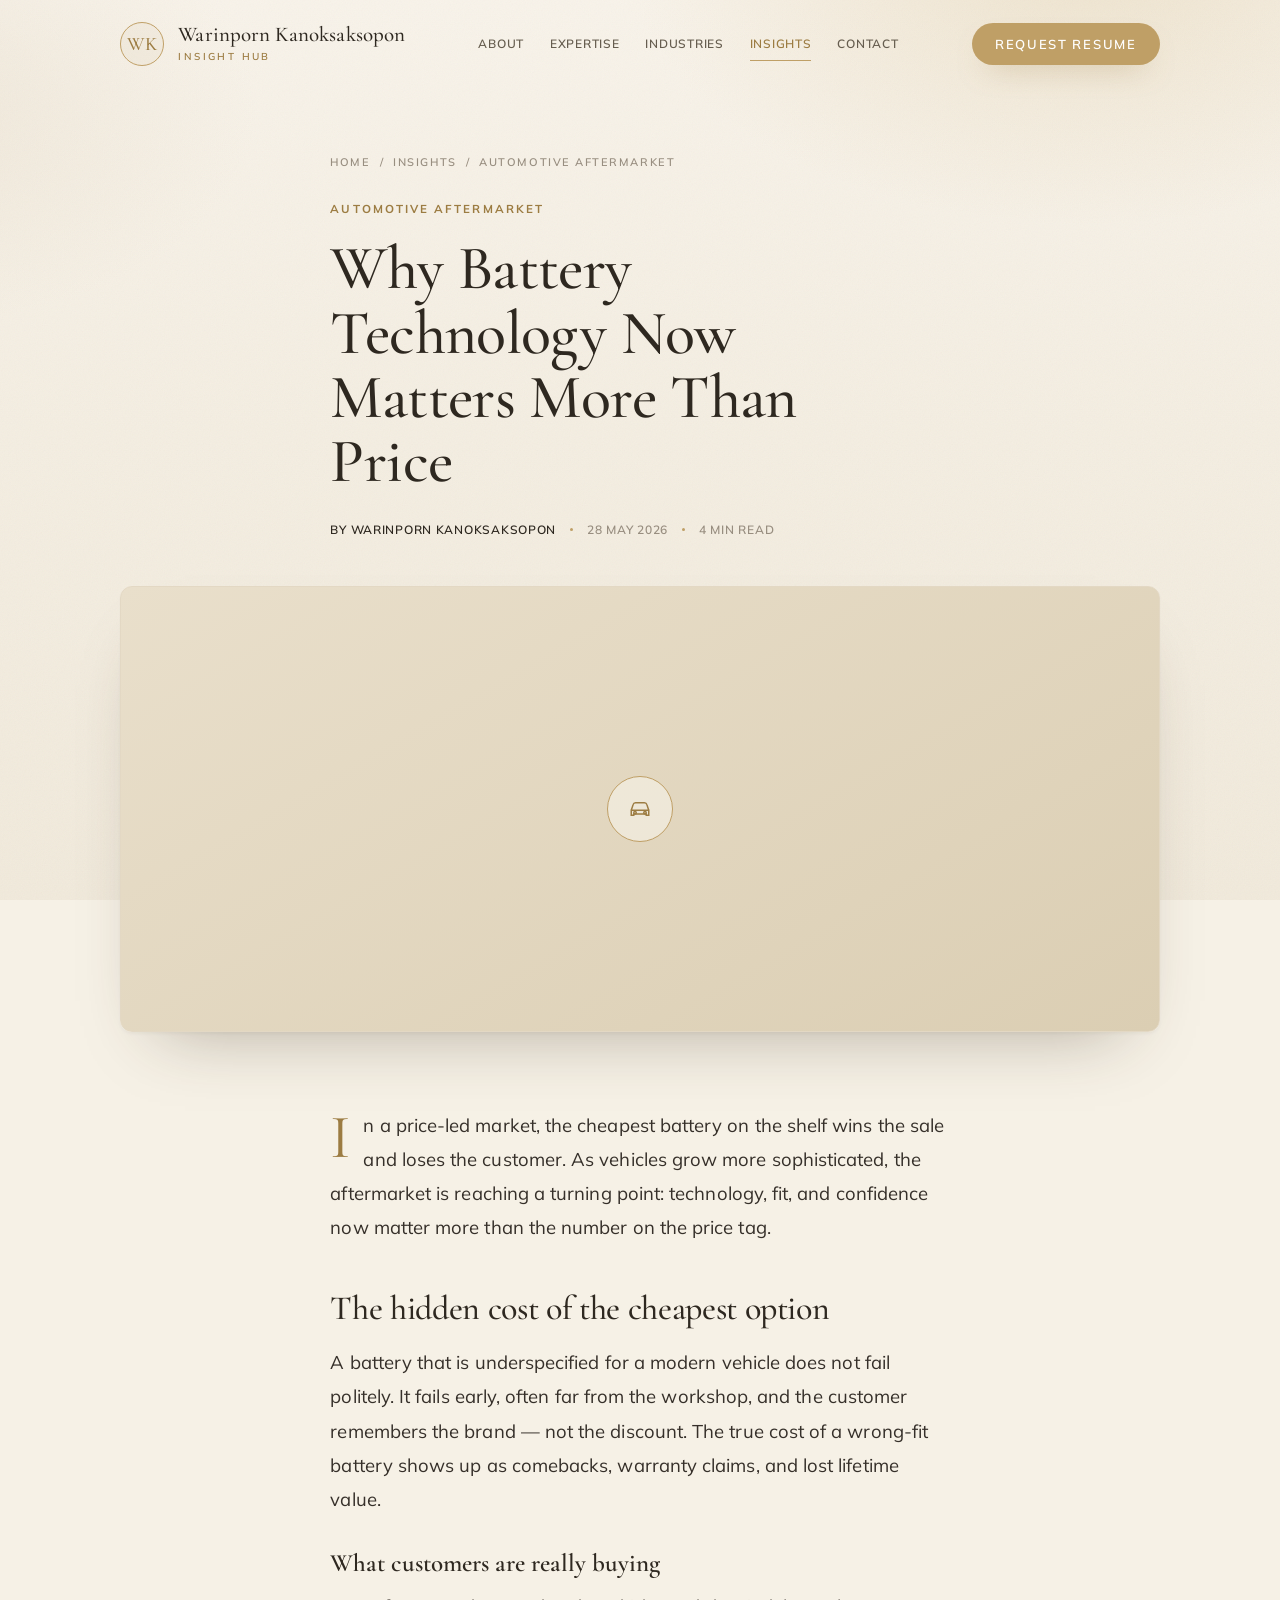
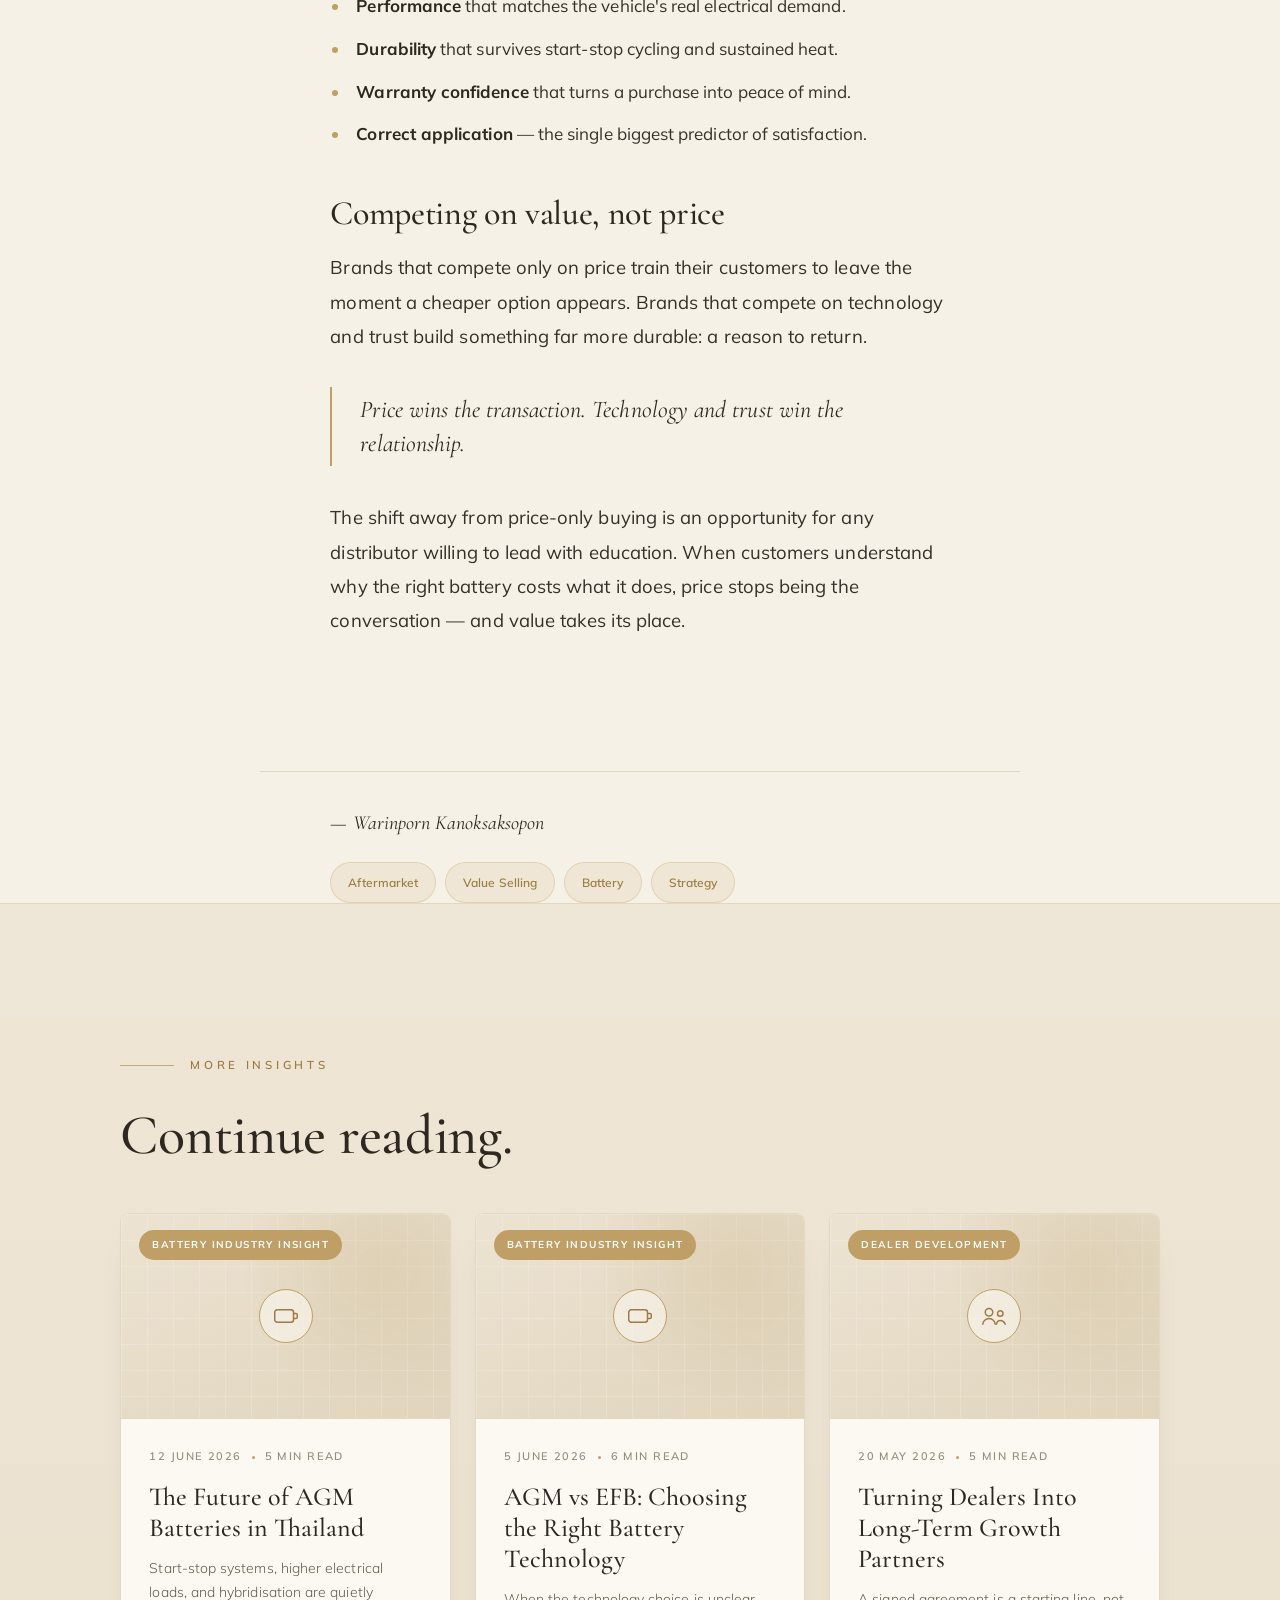
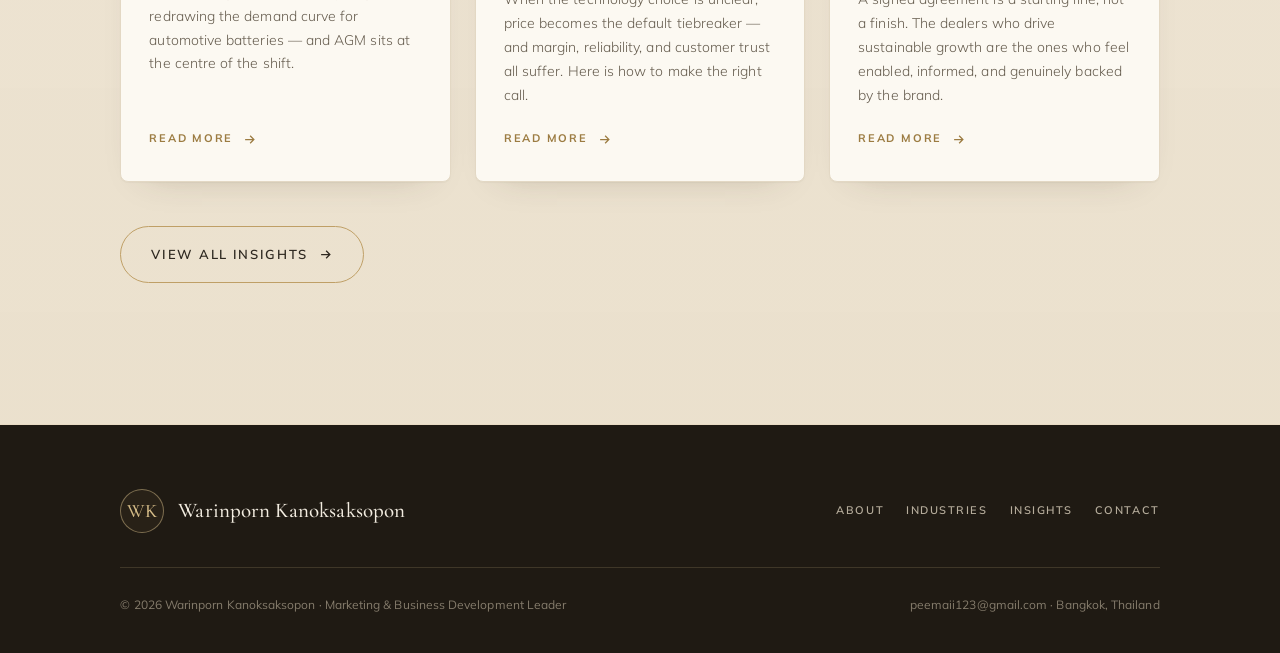
<file: insights/battery-technology-matters-more-than-price/index.html>
<!DOCTYPE html>
<html lang="en">
<head>
<meta charset="UTF-8" />
<meta name="viewport" content="width=device-width, initial-scale=1.0" />
<title>Why Battery Technology Now Matters More Than Price | Warinporn Kanoksaksopon</title>
<meta name="description" content="As vehicles grow more sophisticated, performance, fit, and warranty confidence are overtaking price as the real drivers of value in the automotive aftermarket." />
<meta name="author" content="Warinporn Kanoksaksopon" />
<meta name="robots" content="index, follow" />
<link rel="canonical" href="https://warinporn.example.com/insights/battery-technology-matters-more-than-price/" />
<meta property="og:type" content="article" />
<meta property="og:title" content="Why Battery Technology Now Matters More Than Price" />
<meta property="og:description" content="As vehicles grow more sophisticated, performance, fit, and warranty confidence are overtaking price as the real drivers of value in the automotive aftermarket." />
<meta property="og:url" content="https://warinporn.example.com/insights/battery-technology-matters-more-than-price/" />
<meta property="og:image" content="https://warinporn.example.com/profile.jpg" />
<meta property="article:published_time" content="2026-05-28" />
<meta property="article:section" content="Automotive Aftermarket" />
<meta name="twitter:card" content="summary_large_image" />
<meta name="twitter:title" content="Why Battery Technology Now Matters More Than Price" />
<meta name="twitter:description" content="As vehicles grow more sophisticated, performance, fit, and warranty confidence are overtaking price as the real drivers of value in the automotive aftermarket." />
<meta name="twitter:image" content="https://warinporn.example.com/profile.jpg" />
<script type="application/ld+json">
{
  "@context": "https://schema.org",
  "@type": "Article",
  "headline": "Why Battery Technology Now Matters More Than Price",
  "description": "As vehicles grow more sophisticated, performance, fit, and warranty confidence are overtaking price as the real drivers of value in the automotive aftermarket.",
  "datePublished": "2026-05-28",
  "dateModified": "2026-05-28",
  "articleSection": "Automotive Aftermarket",
  "keywords": "Aftermarket, Value Selling, Battery, Strategy",
  "author": {
    "@type": "Person",
    "name": "Warinporn Kanoksaksopon",
    "jobTitle": "Marketing & Business Development Leader"
  },
  "publisher": {
    "@type": "Person",
    "name": "Warinporn Kanoksaksopon"
  },
  "mainEntityOfPage": {
    "@type": "WebPage",
    "@id": "https://warinporn.example.com/insights/battery-technology-matters-more-than-price/"
  },
  "image": "https://warinporn.example.com/profile.jpg"
}
</script>
<link rel="preconnect" href="https://fonts.googleapis.com">
<link rel="preconnect" href="https://fonts.gstatic.com" crossorigin>
<link href="https://fonts.googleapis.com/css2?family=Cormorant+Garamond:ital,wght@0,400;0,500;0,600;1,400&family=Mulish:wght@300;400;500;600;700&display=swap" rel="stylesheet">
<link rel="stylesheet" href="../../assets/styles.css">
</head>
<body>
<div id="progress"></div>

<header class="site" id="hdr">
  <nav class="nav">
    <a class="brand" href="../../index.html" aria-label="Warinporn Kanoksaksopon — home">
      <span class="monogram">WK</span>
      <span><span class="brand-name">Warinporn Kanoksaksopon</span><span class="brand-role">Insight Hub</span></span>
    </a>
    <div class="nav-links" id="navLinks">
      <a href="../../index.html#about">About</a>
      <a href="../../index.html#expertise">Expertise</a>
      <a href="../../index.html#industries">Industries</a>
      <a href="../../insights.html" class="active">Insights</a>
      <a href="../../index.html#contact">Contact</a>
    </div>
    <button type="button" class="btn btn-gold btn-resume" data-request-resume>Request Resume</button>
    <button class="nav-toggle" id="navToggle" aria-label="Open menu" aria-expanded="false"><span></span><span></span><span></span></button>
  </nav>
</header>

<article>
  <header class="article-hero">
    <div class="wrap" style="max-width:var(--maxw-read)">
      <div class="breadcrumb"><a href="../../index.html">Home</a> &nbsp;/&nbsp; <a href="../../insights.html">Insights</a> &nbsp;/&nbsp; Automotive Aftermarket</div>
      <div class="article-cat-line">Automotive Aftermarket</div>
      <h1 class="article-title">Why Battery Technology Now Matters More Than Price</h1>
      <div class="article-meta"><span class="by">By Warinporn Kanoksaksopon</span><span class="dotsep"></span>28 May 2026<span class="dotsep"></span>4 min read</div>
    </div>
    <div class="wrap"><div class="article-cover"><span class="ig" aria-hidden="true"><svg width="30" height="30" viewBox="0 0 24 24" fill="none" stroke="currentColor" stroke-width="1.2"><path d="M5 13l1.5-4.5A2 2 0 0 1 8.4 7h7.2a2 2 0 0 1 1.9 1.5L19 13M5 13h14v4h-2v-1H7v1H5v-4Z"/><circle cx="8" cy="15" r="1"/><circle cx="16" cy="15" r="1"/></svg></span></div></div>
  </header>

  <div class="prose">
    <p>In a price-led market, the cheapest battery on the shelf wins the sale and loses the customer. As vehicles grow more sophisticated, the aftermarket is reaching a turning point: technology, fit, and confidence now matter more than the number on the price tag.</p><h2>The hidden cost of the cheapest option</h2><p>A battery that is underspecified for a modern vehicle does not fail politely. It fails early, often far from the workshop, and the customer remembers the brand — not the discount. The true cost of a wrong-fit battery shows up as comebacks, warranty claims, and lost lifetime value.</p><h3>What customers are really buying</h3><ul><li><strong>Performance</strong> that matches the vehicle's real electrical demand.</li><li><strong>Durability</strong> that survives start-stop cycling and sustained heat.</li><li><strong>Warranty confidence</strong> that turns a purchase into peace of mind.</li><li><strong>Correct application</strong> — the single biggest predictor of satisfaction.</li></ul><h2>Competing on value, not price</h2><p>Brands that compete only on price train their customers to leave the moment a cheaper option appears. Brands that compete on technology and trust build something far more durable: a reason to return.</p><blockquote>Price wins the transaction. Technology and trust win the relationship.</blockquote><p>The shift away from price-only buying is an opportunity for any distributor willing to lead with education. When customers understand why the right battery costs what it does, price stops being the conversation — and value takes its place.</p>
  </div>

  <div class="article-foot">
    <div class="signoff">— Warinporn Kanoksaksopon</div>
    <div class="article-tags"><span class="tag">Aftermarket</span><span class="tag">Value Selling</span><span class="tag">Battery</span><span class="tag">Strategy</span></div>
  </div>
</article>

<section class="section section--beige">
  <div class="wrap">
    <span class="eyebrow"><span class="rule"></span>More Insights</span>
    <h2 class="section-title">Continue reading.</h2>
    <div class="more-grid">
<article class="acard">
      <a class="acard-img" href="../future-of-agm-batteries-in-thailand/" aria-label="The Future of AGM Batteries in Thailand"><span class="acard-cat">Battery Industry Insight</span><span class="ig" aria-hidden="true"><svg width="30" height="30" viewBox="0 0 24 24" fill="none" stroke="currentColor" stroke-width="1.2"><rect x="3" y="7" width="15" height="10" rx="2"/><path d="M18 10h2a1 1 0 0 1 1 1v2a1 1 0 0 1-1 1h-2"/></svg></span></a>
      <div class="acard-body">
        <div class="acard-meta">12 June 2026<span class="dotsep"></span>5 min read</div>
        <h3><a href="../future-of-agm-batteries-in-thailand/">The Future of AGM Batteries in Thailand</a></h3>
        <p>Start-stop systems, higher electrical loads, and hybridisation are quietly redrawing the demand curve for automotive batteries — and AGM sits at the centre of the shift.</p>
        <a class="readmore" href="../future-of-agm-batteries-in-thailand/">Read More <svg width="15" height="15" viewBox="0 0 24 24" fill="none" stroke="currentColor" stroke-width="2"><path d="M5 12h14M13 6l6 6-6 6"/></svg></a>
      </div></article>
<article class="acard">
      <a class="acard-img" href="../agm-vs-efb-choosing-battery-technology/" aria-label="AGM vs EFB: Choosing the Right Battery Technology"><span class="acard-cat">Battery Industry Insight</span><span class="ig" aria-hidden="true"><svg width="30" height="30" viewBox="0 0 24 24" fill="none" stroke="currentColor" stroke-width="1.2"><rect x="3" y="7" width="15" height="10" rx="2"/><path d="M18 10h2a1 1 0 0 1 1 1v2a1 1 0 0 1-1 1h-2"/></svg></span></a>
      <div class="acard-body">
        <div class="acard-meta">5 June 2026<span class="dotsep"></span>6 min read</div>
        <h3><a href="../agm-vs-efb-choosing-battery-technology/">AGM vs EFB: Choosing the Right Battery Technology</a></h3>
        <p>When the technology choice is unclear, price becomes the default tiebreaker — and margin, reliability, and customer trust all suffer. Here is how to make the right call.</p>
        <a class="readmore" href="../agm-vs-efb-choosing-battery-technology/">Read More <svg width="15" height="15" viewBox="0 0 24 24" fill="none" stroke="currentColor" stroke-width="2"><path d="M5 12h14M13 6l6 6-6 6"/></svg></a>
      </div></article>
<article class="acard">
      <a class="acard-img" href="../turning-dealers-into-growth-partners/" aria-label="Turning Dealers Into Long-Term Growth Partners"><span class="acard-cat">Dealer Development</span><span class="ig" aria-hidden="true"><svg width="30" height="30" viewBox="0 0 24 24" fill="none" stroke="currentColor" stroke-width="1.2"><circle cx="8" cy="9" r="3"/><circle cx="17" cy="10" r="2.2"/><path d="M3 19c0-3 2.5-5 5-5s5 2 5 5M14 19c0-2 1.5-3.5 3-3.5s4 1.5 4 3.5"/></svg></span></a>
      <div class="acard-body">
        <div class="acard-meta">20 May 2026<span class="dotsep"></span>5 min read</div>
        <h3><a href="../turning-dealers-into-growth-partners/">Turning Dealers Into Long-Term Growth Partners</a></h3>
        <p>A signed agreement is a starting line, not a finish. The dealers who drive sustainable growth are the ones who feel enabled, informed, and genuinely backed by the brand.</p>
        <a class="readmore" href="../turning-dealers-into-growth-partners/">Read More <svg width="15" height="15" viewBox="0 0 24 24" fill="none" stroke="currentColor" stroke-width="2"><path d="M5 12h14M13 6l6 6-6 6"/></svg></a>
      </div></article>
    </div>
    <div style="margin-top:44px"><a class="btn btn-line" href="../../insights.html">View All Insights <svg width="15" height="15" viewBox="0 0 24 24" fill="none" stroke="currentColor" stroke-width="2"><path d="M5 12h14M13 6l6 6-6 6"/></svg></a></div>
  </div>
</section>

<footer class="site">
  <div class="wrap">
    <div class="foot-top">
      <a class="foot-brand" href="../../index.html"><span class="monogram">WK</span><span class="brand-name">Warinporn Kanoksaksopon</span></a>
      <nav class="foot-nav">
        <a href="../../index.html#about">About</a><a href="../../index.html#industries">Industries</a>
        <a href="../../insights.html">Insights</a><a href="../../index.html#contact">Contact</a>
      </nav>
    </div>
    <div class="foot-bottom">
      <span>© <span id="yr"></span> Warinporn Kanoksaksopon · Marketing &amp; Business Development Leader</span>
      <span><a href="mailto:peemaii123@gmail.com">peemaii123@gmail.com</a> · Bangkok, Thailand</span>
    </div>
  </div>
</footer>

<script src="../../assets/main.js"></script>
</body>
</html>
</file>
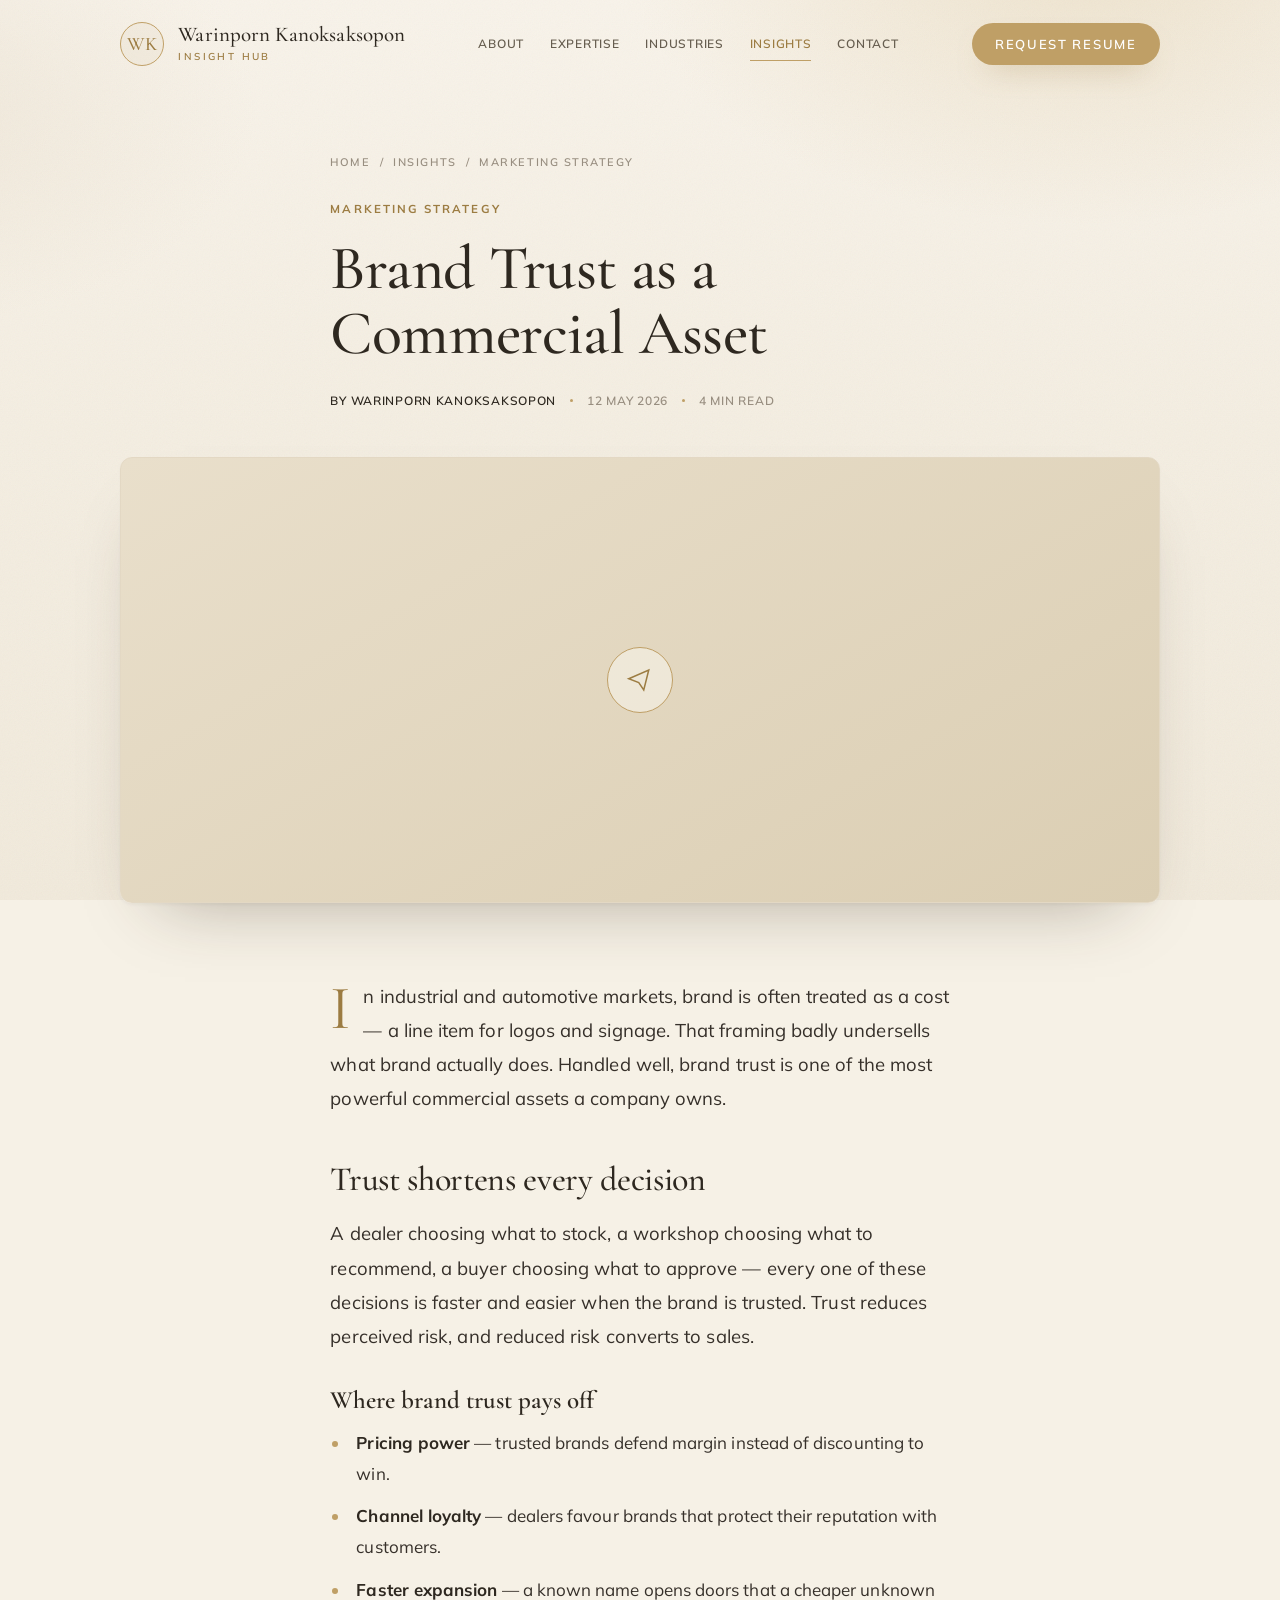
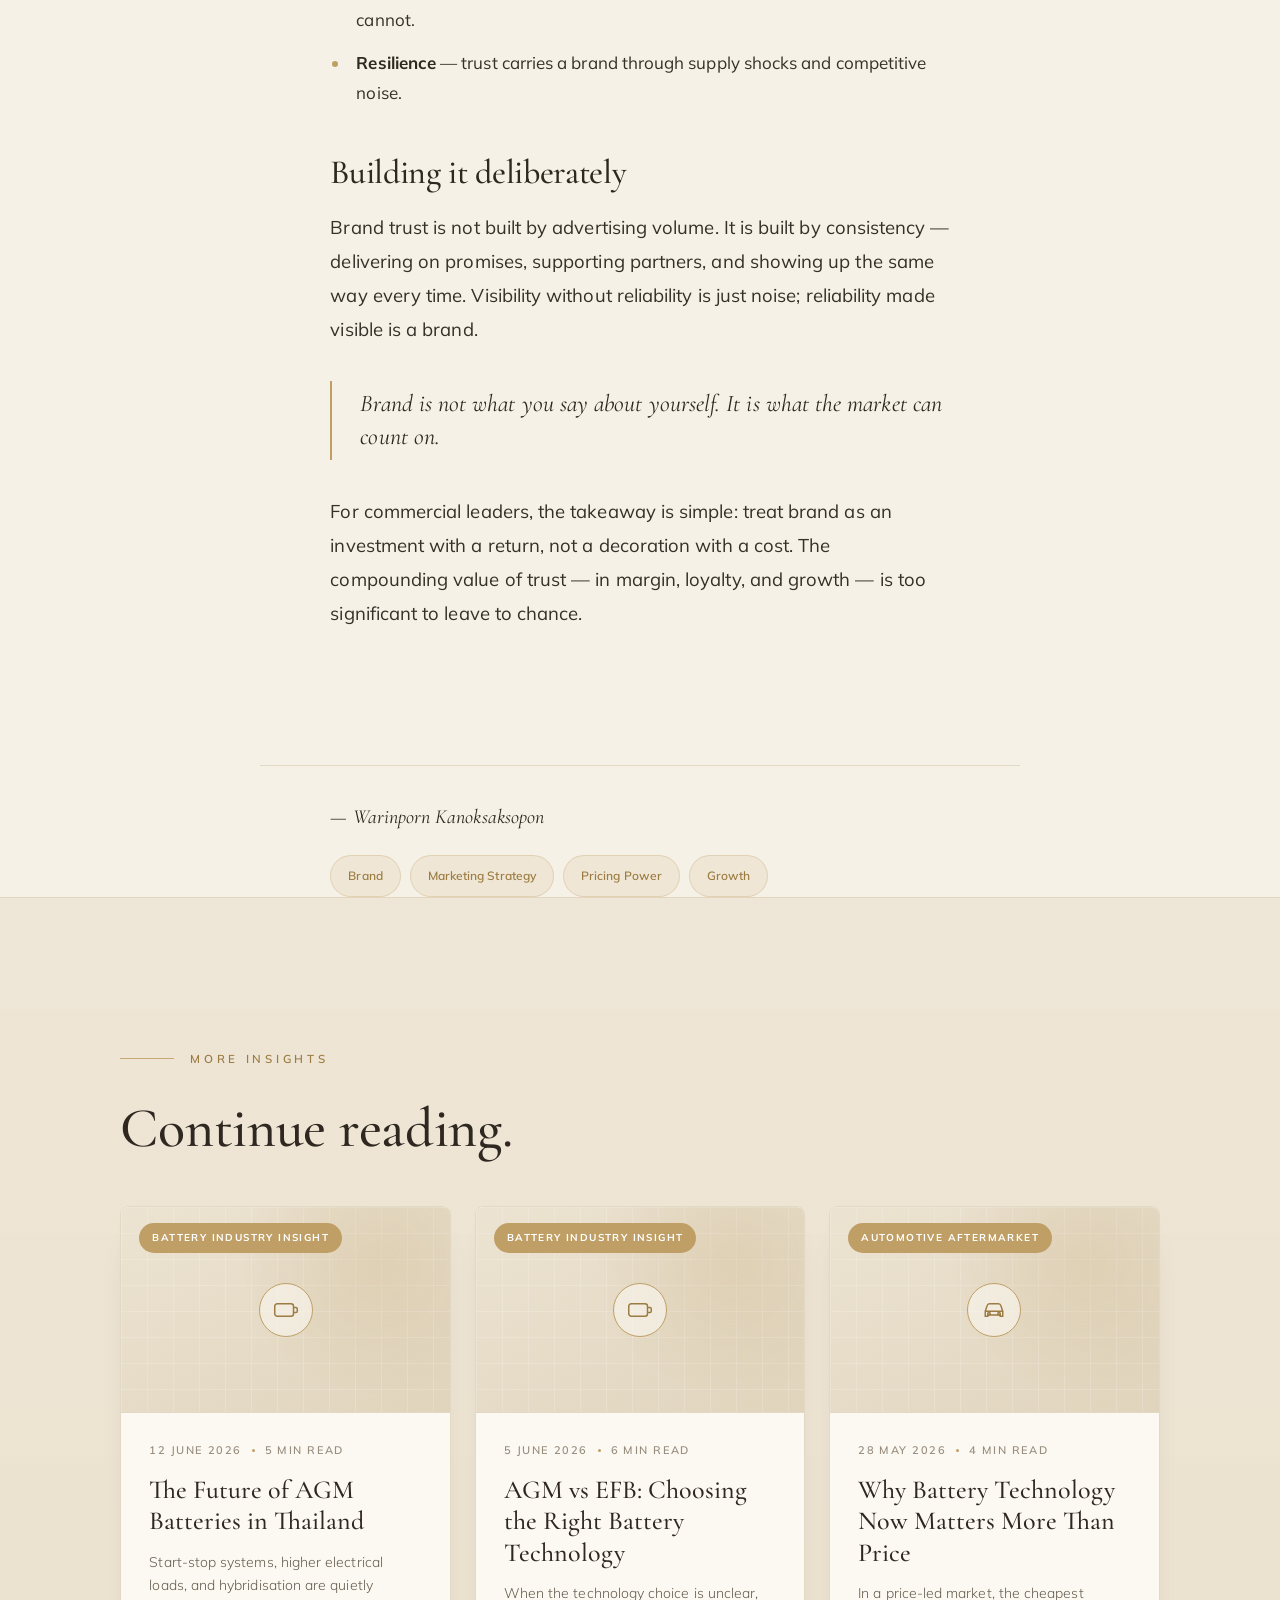
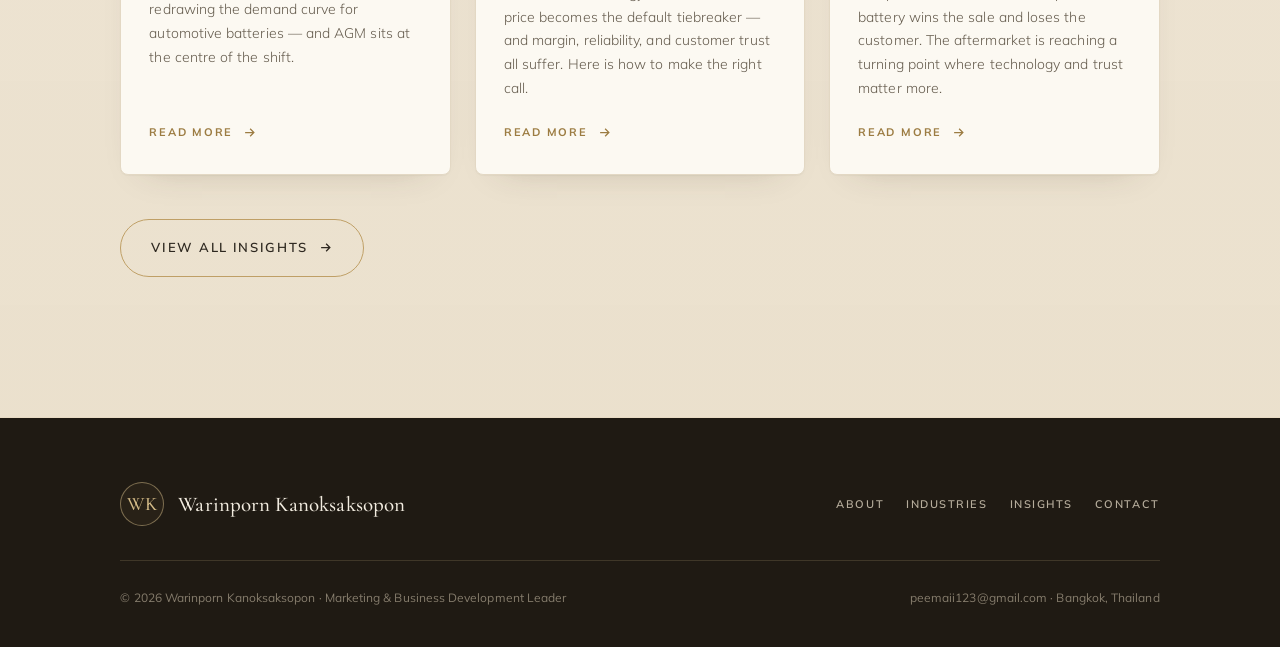
<file: insights/brand-trust-as-a-commercial-asset/index.html>
<!DOCTYPE html>
<html lang="en">
<head>
<meta charset="UTF-8" />
<meta name="viewport" content="width=device-width, initial-scale=1.0" />
<title>Brand Trust as a Commercial Asset | Warinporn Kanoksaksopon</title>
<meta name="description" content="In industrial and automotive markets, brand trust is one of the most powerful commercial assets a company owns — defending margin, loyalty, and faster expansion." />
<meta name="author" content="Warinporn Kanoksaksopon" />
<meta name="robots" content="index, follow" />
<link rel="canonical" href="https://warinporn.example.com/insights/brand-trust-as-a-commercial-asset/" />
<meta property="og:type" content="article" />
<meta property="og:title" content="Brand Trust as a Commercial Asset" />
<meta property="og:description" content="In industrial and automotive markets, brand trust is one of the most powerful commercial assets a company owns — defending margin, loyalty, and faster expansion." />
<meta property="og:url" content="https://warinporn.example.com/insights/brand-trust-as-a-commercial-asset/" />
<meta property="og:image" content="https://warinporn.example.com/profile.jpg" />
<meta property="article:published_time" content="2026-05-12" />
<meta property="article:section" content="Marketing Strategy" />
<meta name="twitter:card" content="summary_large_image" />
<meta name="twitter:title" content="Brand Trust as a Commercial Asset" />
<meta name="twitter:description" content="In industrial and automotive markets, brand trust is one of the most powerful commercial assets a company owns — defending margin, loyalty, and faster expansion." />
<meta name="twitter:image" content="https://warinporn.example.com/profile.jpg" />
<script type="application/ld+json">
{
  "@context": "https://schema.org",
  "@type": "Article",
  "headline": "Brand Trust as a Commercial Asset",
  "description": "In industrial and automotive markets, brand trust is one of the most powerful commercial assets a company owns — defending margin, loyalty, and faster expansion.",
  "datePublished": "2026-05-12",
  "dateModified": "2026-05-12",
  "articleSection": "Marketing Strategy",
  "keywords": "Brand, Marketing Strategy, Pricing Power, Growth",
  "author": {
    "@type": "Person",
    "name": "Warinporn Kanoksaksopon",
    "jobTitle": "Marketing & Business Development Leader"
  },
  "publisher": {
    "@type": "Person",
    "name": "Warinporn Kanoksaksopon"
  },
  "mainEntityOfPage": {
    "@type": "WebPage",
    "@id": "https://warinporn.example.com/insights/brand-trust-as-a-commercial-asset/"
  },
  "image": "https://warinporn.example.com/profile.jpg"
}
</script>
<link rel="preconnect" href="https://fonts.googleapis.com">
<link rel="preconnect" href="https://fonts.gstatic.com" crossorigin>
<link href="https://fonts.googleapis.com/css2?family=Cormorant+Garamond:ital,wght@0,400;0,500;0,600;1,400&family=Mulish:wght@300;400;500;600;700&display=swap" rel="stylesheet">
<link rel="stylesheet" href="../../assets/styles.css">
</head>
<body>
<div id="progress"></div>

<header class="site" id="hdr">
  <nav class="nav">
    <a class="brand" href="../../index.html" aria-label="Warinporn Kanoksaksopon — home">
      <span class="monogram">WK</span>
      <span><span class="brand-name">Warinporn Kanoksaksopon</span><span class="brand-role">Insight Hub</span></span>
    </a>
    <div class="nav-links" id="navLinks">
      <a href="../../index.html#about">About</a>
      <a href="../../index.html#expertise">Expertise</a>
      <a href="../../index.html#industries">Industries</a>
      <a href="../../insights.html" class="active">Insights</a>
      <a href="../../index.html#contact">Contact</a>
    </div>
    <button type="button" class="btn btn-gold btn-resume" data-request-resume>Request Resume</button>
    <button class="nav-toggle" id="navToggle" aria-label="Open menu" aria-expanded="false"><span></span><span></span><span></span></button>
  </nav>
</header>

<article>
  <header class="article-hero">
    <div class="wrap" style="max-width:var(--maxw-read)">
      <div class="breadcrumb"><a href="../../index.html">Home</a> &nbsp;/&nbsp; <a href="../../insights.html">Insights</a> &nbsp;/&nbsp; Marketing Strategy</div>
      <div class="article-cat-line">Marketing Strategy</div>
      <h1 class="article-title">Brand Trust as a Commercial Asset</h1>
      <div class="article-meta"><span class="by">By Warinporn Kanoksaksopon</span><span class="dotsep"></span>12 May 2026<span class="dotsep"></span>4 min read</div>
    </div>
    <div class="wrap"><div class="article-cover"><span class="ig" aria-hidden="true"><svg width="30" height="30" viewBox="0 0 24 24" fill="none" stroke="currentColor" stroke-width="1.2"><path d="M3 11l16-7-4 16-4-6-8-3Z"/></svg></span></div></div>
  </header>

  <div class="prose">
    <p>In industrial and automotive markets, brand is often treated as a cost — a line item for logos and signage. That framing badly undersells what brand actually does. Handled well, brand trust is one of the most powerful commercial assets a company owns.</p><h2>Trust shortens every decision</h2><p>A dealer choosing what to stock, a workshop choosing what to recommend, a buyer choosing what to approve — every one of these decisions is faster and easier when the brand is trusted. Trust reduces perceived risk, and reduced risk converts to sales.</p><h3>Where brand trust pays off</h3><ul><li><strong>Pricing power</strong> — trusted brands defend margin instead of discounting to win.</li><li><strong>Channel loyalty</strong> — dealers favour brands that protect their reputation with customers.</li><li><strong>Faster expansion</strong> — a known name opens doors that a cheaper unknown cannot.</li><li><strong>Resilience</strong> — trust carries a brand through supply shocks and competitive noise.</li></ul><h2>Building it deliberately</h2><p>Brand trust is not built by advertising volume. It is built by consistency — delivering on promises, supporting partners, and showing up the same way every time. Visibility without reliability is just noise; reliability made visible is a brand.</p><blockquote>Brand is not what you say about yourself. It is what the market can count on.</blockquote><p>For commercial leaders, the takeaway is simple: treat brand as an investment with a return, not a decoration with a cost. The compounding value of trust — in margin, loyalty, and growth — is too significant to leave to chance.</p>
  </div>

  <div class="article-foot">
    <div class="signoff">— Warinporn Kanoksaksopon</div>
    <div class="article-tags"><span class="tag">Brand</span><span class="tag">Marketing Strategy</span><span class="tag">Pricing Power</span><span class="tag">Growth</span></div>
  </div>
</article>

<section class="section section--beige">
  <div class="wrap">
    <span class="eyebrow"><span class="rule"></span>More Insights</span>
    <h2 class="section-title">Continue reading.</h2>
    <div class="more-grid">
<article class="acard">
      <a class="acard-img" href="../future-of-agm-batteries-in-thailand/" aria-label="The Future of AGM Batteries in Thailand"><span class="acard-cat">Battery Industry Insight</span><span class="ig" aria-hidden="true"><svg width="30" height="30" viewBox="0 0 24 24" fill="none" stroke="currentColor" stroke-width="1.2"><rect x="3" y="7" width="15" height="10" rx="2"/><path d="M18 10h2a1 1 0 0 1 1 1v2a1 1 0 0 1-1 1h-2"/></svg></span></a>
      <div class="acard-body">
        <div class="acard-meta">12 June 2026<span class="dotsep"></span>5 min read</div>
        <h3><a href="../future-of-agm-batteries-in-thailand/">The Future of AGM Batteries in Thailand</a></h3>
        <p>Start-stop systems, higher electrical loads, and hybridisation are quietly redrawing the demand curve for automotive batteries — and AGM sits at the centre of the shift.</p>
        <a class="readmore" href="../future-of-agm-batteries-in-thailand/">Read More <svg width="15" height="15" viewBox="0 0 24 24" fill="none" stroke="currentColor" stroke-width="2"><path d="M5 12h14M13 6l6 6-6 6"/></svg></a>
      </div></article>
<article class="acard">
      <a class="acard-img" href="../agm-vs-efb-choosing-battery-technology/" aria-label="AGM vs EFB: Choosing the Right Battery Technology"><span class="acard-cat">Battery Industry Insight</span><span class="ig" aria-hidden="true"><svg width="30" height="30" viewBox="0 0 24 24" fill="none" stroke="currentColor" stroke-width="1.2"><rect x="3" y="7" width="15" height="10" rx="2"/><path d="M18 10h2a1 1 0 0 1 1 1v2a1 1 0 0 1-1 1h-2"/></svg></span></a>
      <div class="acard-body">
        <div class="acard-meta">5 June 2026<span class="dotsep"></span>6 min read</div>
        <h3><a href="../agm-vs-efb-choosing-battery-technology/">AGM vs EFB: Choosing the Right Battery Technology</a></h3>
        <p>When the technology choice is unclear, price becomes the default tiebreaker — and margin, reliability, and customer trust all suffer. Here is how to make the right call.</p>
        <a class="readmore" href="../agm-vs-efb-choosing-battery-technology/">Read More <svg width="15" height="15" viewBox="0 0 24 24" fill="none" stroke="currentColor" stroke-width="2"><path d="M5 12h14M13 6l6 6-6 6"/></svg></a>
      </div></article>
<article class="acard">
      <a class="acard-img" href="../battery-technology-matters-more-than-price/" aria-label="Why Battery Technology Now Matters More Than Price"><span class="acard-cat">Automotive Aftermarket</span><span class="ig" aria-hidden="true"><svg width="30" height="30" viewBox="0 0 24 24" fill="none" stroke="currentColor" stroke-width="1.2"><path d="M5 13l1.5-4.5A2 2 0 0 1 8.4 7h7.2a2 2 0 0 1 1.9 1.5L19 13M5 13h14v4h-2v-1H7v1H5v-4Z"/><circle cx="8" cy="15" r="1"/><circle cx="16" cy="15" r="1"/></svg></span></a>
      <div class="acard-body">
        <div class="acard-meta">28 May 2026<span class="dotsep"></span>4 min read</div>
        <h3><a href="../battery-technology-matters-more-than-price/">Why Battery Technology Now Matters More Than Price</a></h3>
        <p>In a price-led market, the cheapest battery wins the sale and loses the customer. The aftermarket is reaching a turning point where technology and trust matter more.</p>
        <a class="readmore" href="../battery-technology-matters-more-than-price/">Read More <svg width="15" height="15" viewBox="0 0 24 24" fill="none" stroke="currentColor" stroke-width="2"><path d="M5 12h14M13 6l6 6-6 6"/></svg></a>
      </div></article>
    </div>
    <div style="margin-top:44px"><a class="btn btn-line" href="../../insights.html">View All Insights <svg width="15" height="15" viewBox="0 0 24 24" fill="none" stroke="currentColor" stroke-width="2"><path d="M5 12h14M13 6l6 6-6 6"/></svg></a></div>
  </div>
</section>

<footer class="site">
  <div class="wrap">
    <div class="foot-top">
      <a class="foot-brand" href="../../index.html"><span class="monogram">WK</span><span class="brand-name">Warinporn Kanoksaksopon</span></a>
      <nav class="foot-nav">
        <a href="../../index.html#about">About</a><a href="../../index.html#industries">Industries</a>
        <a href="../../insights.html">Insights</a><a href="../../index.html#contact">Contact</a>
      </nav>
    </div>
    <div class="foot-bottom">
      <span>© <span id="yr"></span> Warinporn Kanoksaksopon · Marketing &amp; Business Development Leader</span>
      <span><a href="mailto:peemaii123@gmail.com">peemaii123@gmail.com</a> · Bangkok, Thailand</span>
    </div>
  </div>
</footer>

<script src="../../assets/main.js"></script>
</body>
</html>
</file>
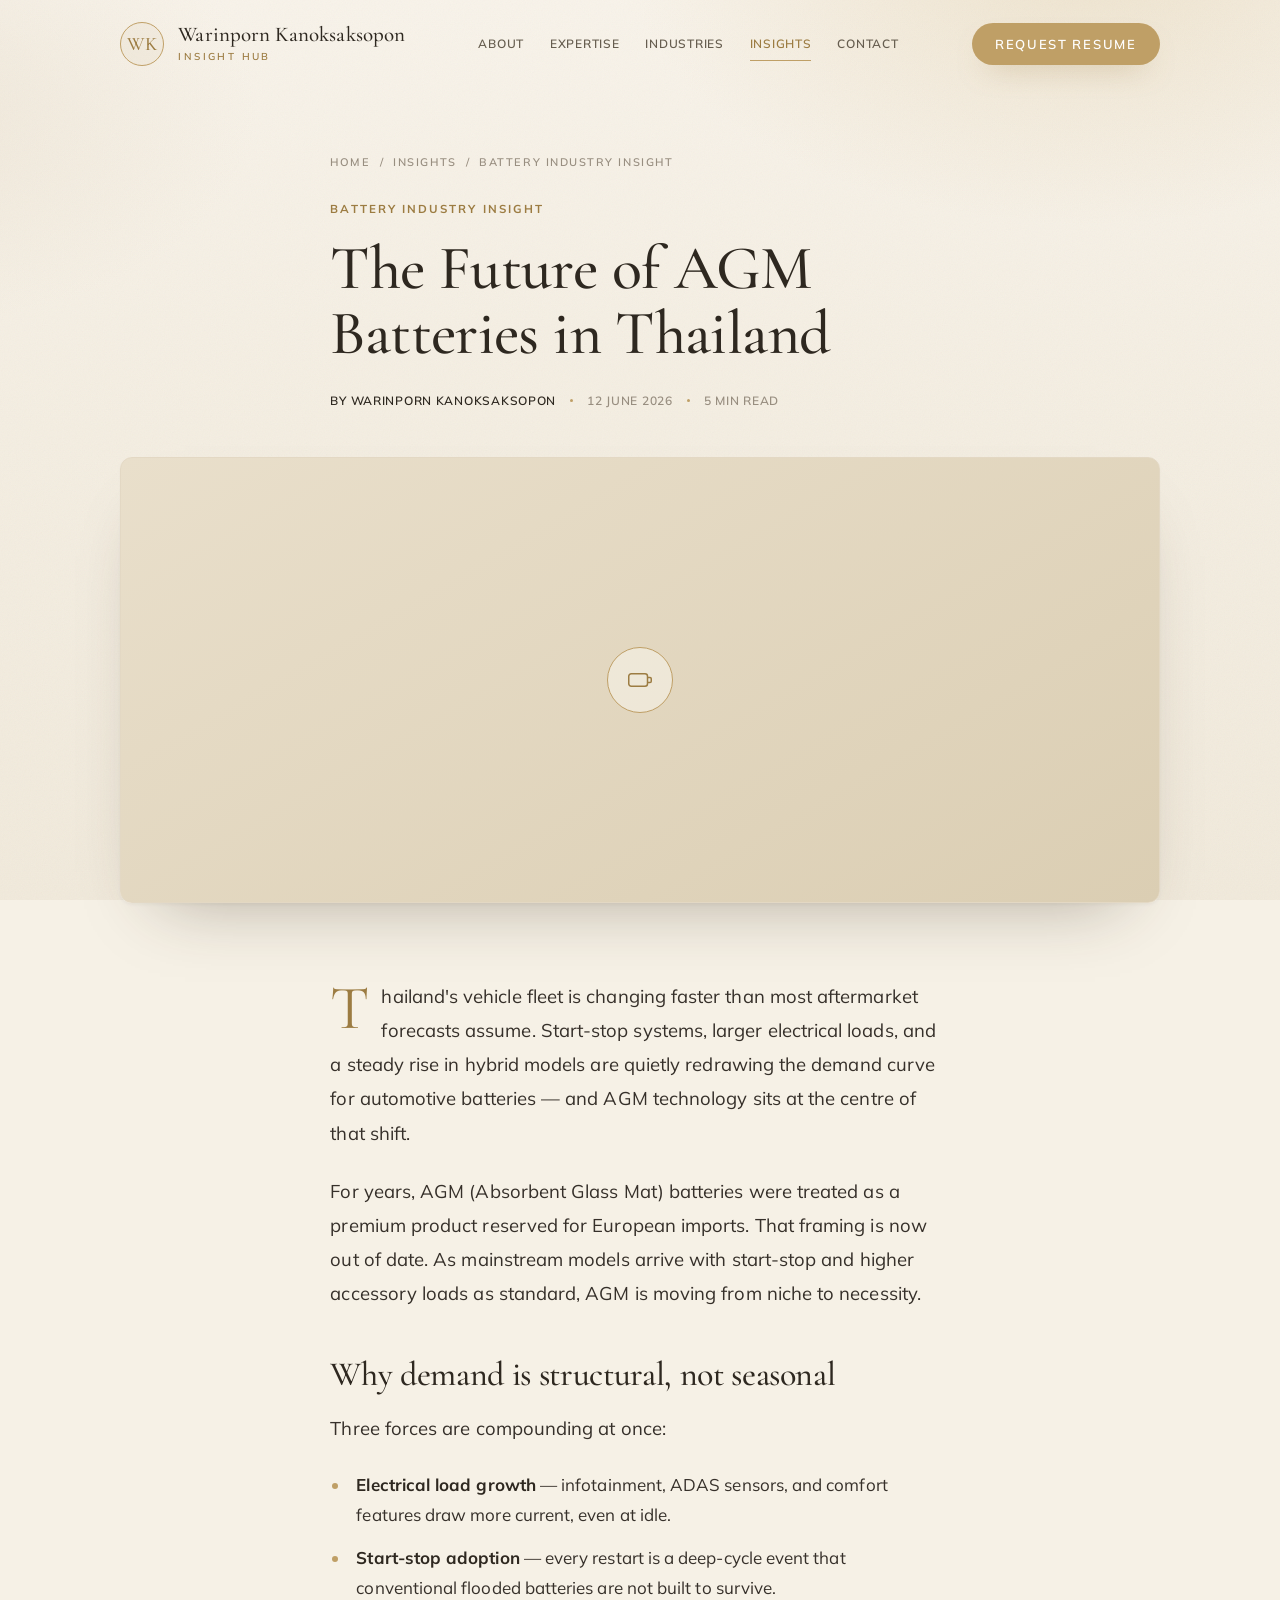
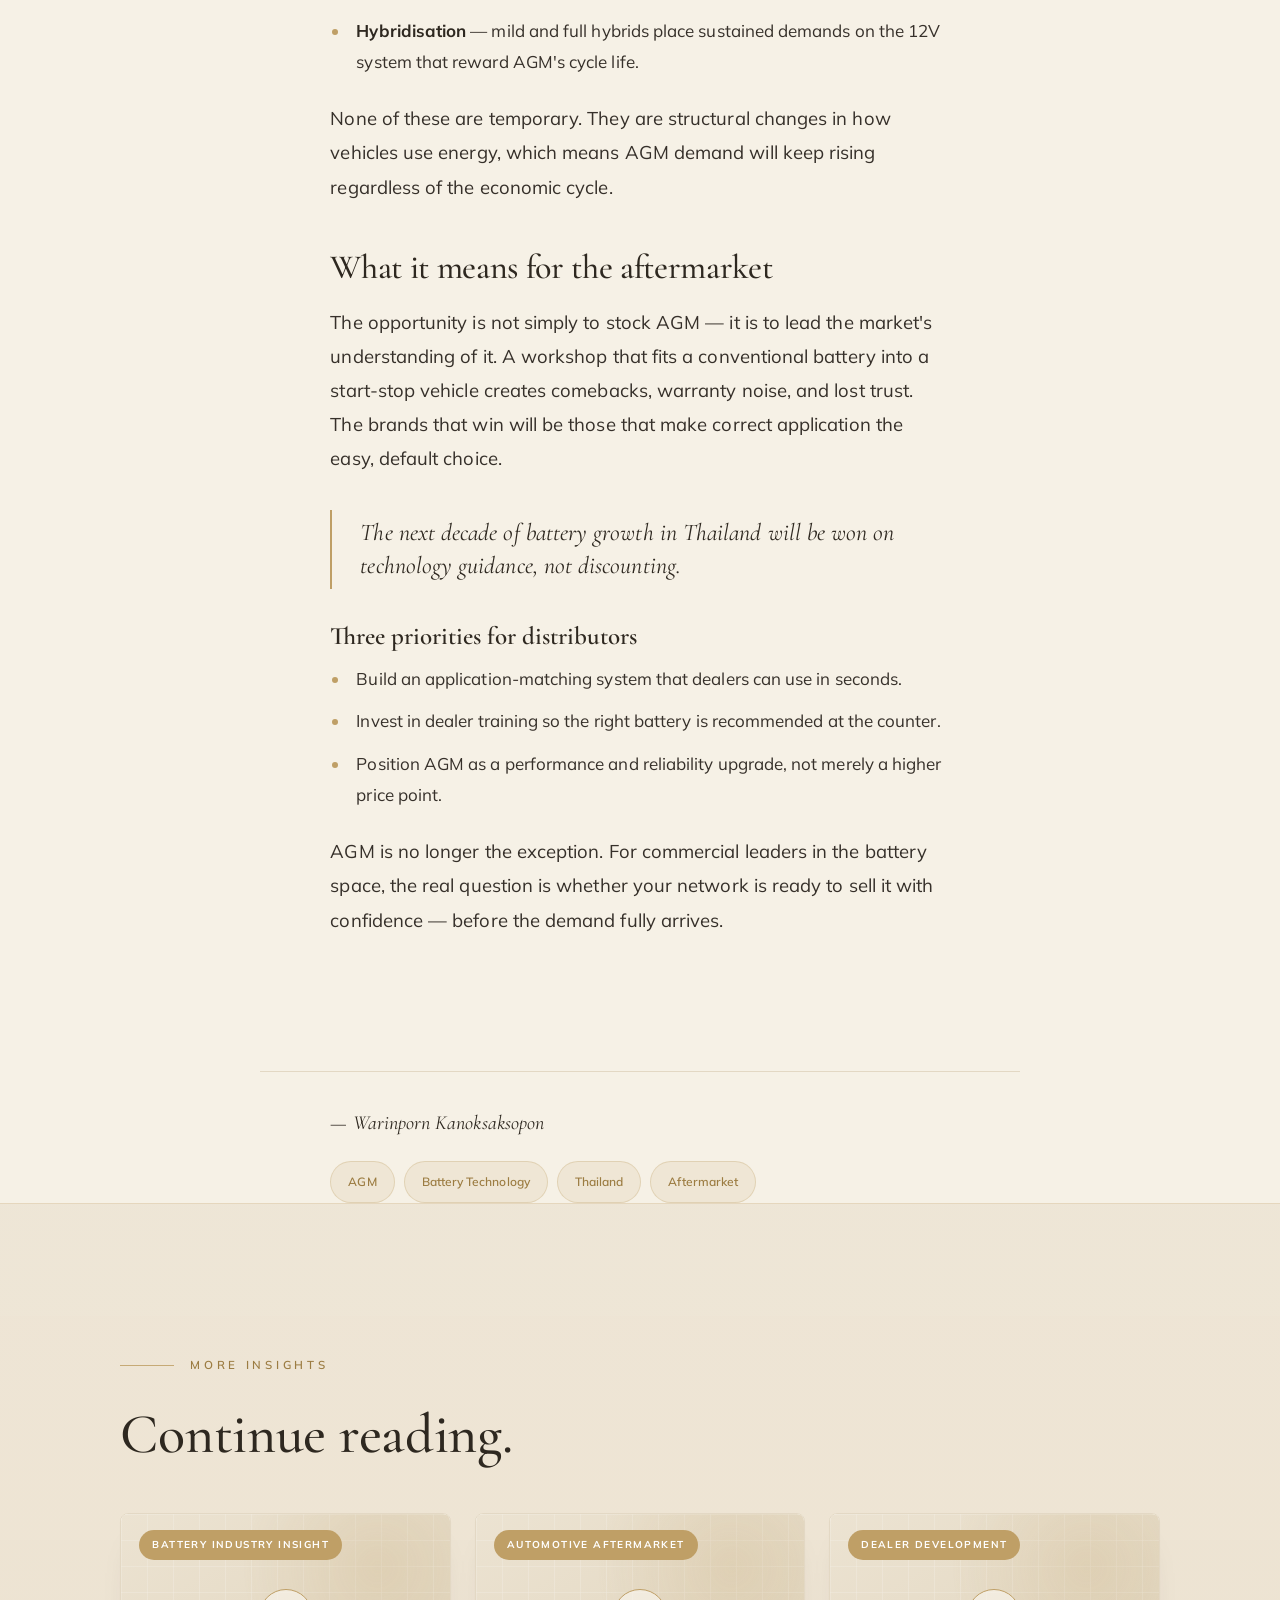
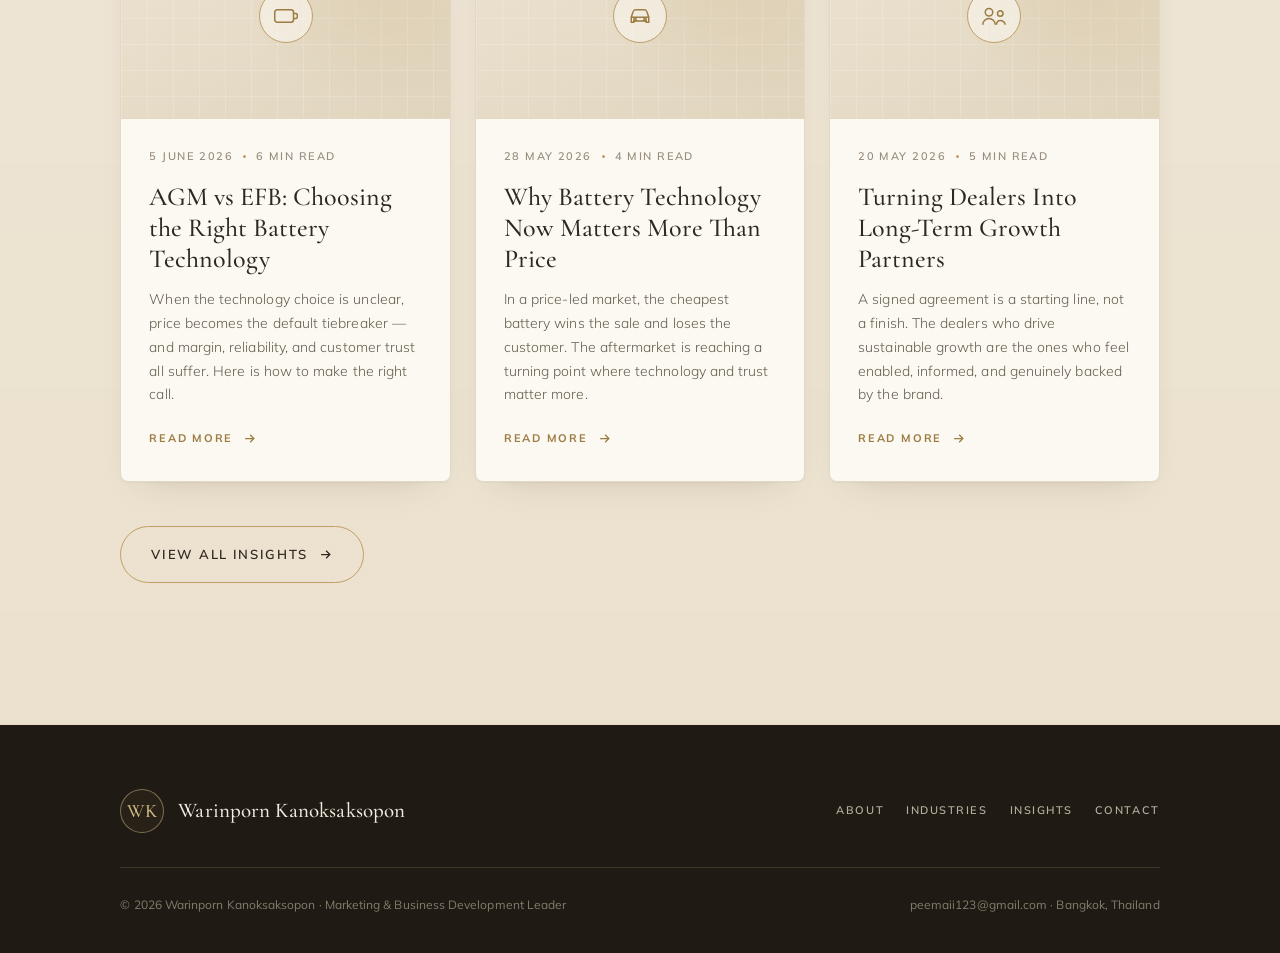
<file: insights/future-of-agm-batteries-in-thailand/index.html>
<!DOCTYPE html>
<html lang="en">
<head>
<meta charset="UTF-8" />
<meta name="viewport" content="width=device-width, initial-scale=1.0" />
<title>The Future of AGM Batteries in Thailand | Warinporn Kanoksaksopon</title>
<meta name="description" content="Why AGM battery demand in Thailand is structural, not seasonal — and what start-stop, higher electrical loads, and hybridisation mean for the automotive aftermarket." />
<meta name="author" content="Warinporn Kanoksaksopon" />
<meta name="robots" content="index, follow" />
<link rel="canonical" href="https://warinporn.example.com/insights/future-of-agm-batteries-in-thailand/" />
<meta property="og:type" content="article" />
<meta property="og:title" content="The Future of AGM Batteries in Thailand" />
<meta property="og:description" content="Why AGM battery demand in Thailand is structural, not seasonal — and what start-stop, higher electrical loads, and hybridisation mean for the automotive aftermarket." />
<meta property="og:url" content="https://warinporn.example.com/insights/future-of-agm-batteries-in-thailand/" />
<meta property="og:image" content="https://warinporn.example.com/profile.jpg" />
<meta property="article:published_time" content="2026-06-12" />
<meta property="article:section" content="Battery Industry Insight" />
<meta name="twitter:card" content="summary_large_image" />
<meta name="twitter:title" content="The Future of AGM Batteries in Thailand" />
<meta name="twitter:description" content="Why AGM battery demand in Thailand is structural, not seasonal — and what start-stop, higher electrical loads, and hybridisation mean for the automotive aftermarket." />
<meta name="twitter:image" content="https://warinporn.example.com/profile.jpg" />
<script type="application/ld+json">
{
  "@context": "https://schema.org",
  "@type": "Article",
  "headline": "The Future of AGM Batteries in Thailand",
  "description": "Why AGM battery demand in Thailand is structural, not seasonal — and what start-stop, higher electrical loads, and hybridisation mean for the automotive aftermarket.",
  "datePublished": "2026-06-12",
  "dateModified": "2026-06-12",
  "articleSection": "Battery Industry Insight",
  "keywords": "AGM, Battery Technology, Thailand, Aftermarket",
  "author": {
    "@type": "Person",
    "name": "Warinporn Kanoksaksopon",
    "jobTitle": "Marketing & Business Development Leader"
  },
  "publisher": {
    "@type": "Person",
    "name": "Warinporn Kanoksaksopon"
  },
  "mainEntityOfPage": {
    "@type": "WebPage",
    "@id": "https://warinporn.example.com/insights/future-of-agm-batteries-in-thailand/"
  },
  "image": "https://warinporn.example.com/profile.jpg"
}
</script>
<link rel="preconnect" href="https://fonts.googleapis.com">
<link rel="preconnect" href="https://fonts.gstatic.com" crossorigin>
<link href="https://fonts.googleapis.com/css2?family=Cormorant+Garamond:ital,wght@0,400;0,500;0,600;1,400&family=Mulish:wght@300;400;500;600;700&display=swap" rel="stylesheet">
<link rel="stylesheet" href="../../assets/styles.css">
</head>
<body>
<div id="progress"></div>

<header class="site" id="hdr">
  <nav class="nav">
    <a class="brand" href="../../index.html" aria-label="Warinporn Kanoksaksopon — home">
      <span class="monogram">WK</span>
      <span><span class="brand-name">Warinporn Kanoksaksopon</span><span class="brand-role">Insight Hub</span></span>
    </a>
    <div class="nav-links" id="navLinks">
      <a href="../../index.html#about">About</a>
      <a href="../../index.html#expertise">Expertise</a>
      <a href="../../index.html#industries">Industries</a>
      <a href="../../insights.html" class="active">Insights</a>
      <a href="../../index.html#contact">Contact</a>
    </div>
    <button type="button" class="btn btn-gold btn-resume" data-request-resume>Request Resume</button>
    <button class="nav-toggle" id="navToggle" aria-label="Open menu" aria-expanded="false"><span></span><span></span><span></span></button>
  </nav>
</header>

<article>
  <header class="article-hero">
    <div class="wrap" style="max-width:var(--maxw-read)">
      <div class="breadcrumb"><a href="../../index.html">Home</a> &nbsp;/&nbsp; <a href="../../insights.html">Insights</a> &nbsp;/&nbsp; Battery Industry Insight</div>
      <div class="article-cat-line">Battery Industry Insight</div>
      <h1 class="article-title">The Future of AGM Batteries in Thailand</h1>
      <div class="article-meta"><span class="by">By Warinporn Kanoksaksopon</span><span class="dotsep"></span>12 June 2026<span class="dotsep"></span>5 min read</div>
    </div>
    <div class="wrap"><div class="article-cover"><span class="ig" aria-hidden="true"><svg width="30" height="30" viewBox="0 0 24 24" fill="none" stroke="currentColor" stroke-width="1.2"><rect x="3" y="7" width="15" height="10" rx="2"/><path d="M18 10h2a1 1 0 0 1 1 1v2a1 1 0 0 1-1 1h-2"/></svg></span></div></div>
  </header>

  <div class="prose">
    <p>Thailand's vehicle fleet is changing faster than most aftermarket forecasts assume. Start-stop systems, larger electrical loads, and a steady rise in hybrid models are quietly redrawing the demand curve for automotive batteries — and AGM technology sits at the centre of that shift.</p><p>For years, AGM (Absorbent Glass Mat) batteries were treated as a premium product reserved for European imports. That framing is now out of date. As mainstream models arrive with start-stop and higher accessory loads as standard, AGM is moving from niche to necessity.</p><h2>Why demand is structural, not seasonal</h2><p>Three forces are compounding at once:</p><ul><li><strong>Electrical load growth</strong> — infotainment, ADAS sensors, and comfort features draw more current, even at idle.</li><li><strong>Start-stop adoption</strong> — every restart is a deep-cycle event that conventional flooded batteries are not built to survive.</li><li><strong>Hybridisation</strong> — mild and full hybrids place sustained demands on the 12V system that reward AGM's cycle life.</li></ul><p>None of these are temporary. They are structural changes in how vehicles use energy, which means AGM demand will keep rising regardless of the economic cycle.</p><h2>What it means for the aftermarket</h2><p>The opportunity is not simply to stock AGM — it is to lead the market's understanding of it. A workshop that fits a conventional battery into a start-stop vehicle creates comebacks, warranty noise, and lost trust. The brands that win will be those that make correct application the easy, default choice.</p><blockquote>The next decade of battery growth in Thailand will be won on technology guidance, not discounting.</blockquote><h3>Three priorities for distributors</h3><ul><li>Build an application-matching system that dealers can use in seconds.</li><li>Invest in dealer training so the right battery is recommended at the counter.</li><li>Position AGM as a performance and reliability upgrade, not merely a higher price point.</li></ul><p>AGM is no longer the exception. For commercial leaders in the battery space, the real question is whether your network is ready to sell it with confidence — before the demand fully arrives.</p>
  </div>

  <div class="article-foot">
    <div class="signoff">— Warinporn Kanoksaksopon</div>
    <div class="article-tags"><span class="tag">AGM</span><span class="tag">Battery Technology</span><span class="tag">Thailand</span><span class="tag">Aftermarket</span></div>
  </div>
</article>

<section class="section section--beige">
  <div class="wrap">
    <span class="eyebrow"><span class="rule"></span>More Insights</span>
    <h2 class="section-title">Continue reading.</h2>
    <div class="more-grid">
<article class="acard">
      <a class="acard-img" href="../agm-vs-efb-choosing-battery-technology/" aria-label="AGM vs EFB: Choosing the Right Battery Technology"><span class="acard-cat">Battery Industry Insight</span><span class="ig" aria-hidden="true"><svg width="30" height="30" viewBox="0 0 24 24" fill="none" stroke="currentColor" stroke-width="1.2"><rect x="3" y="7" width="15" height="10" rx="2"/><path d="M18 10h2a1 1 0 0 1 1 1v2a1 1 0 0 1-1 1h-2"/></svg></span></a>
      <div class="acard-body">
        <div class="acard-meta">5 June 2026<span class="dotsep"></span>6 min read</div>
        <h3><a href="../agm-vs-efb-choosing-battery-technology/">AGM vs EFB: Choosing the Right Battery Technology</a></h3>
        <p>When the technology choice is unclear, price becomes the default tiebreaker — and margin, reliability, and customer trust all suffer. Here is how to make the right call.</p>
        <a class="readmore" href="../agm-vs-efb-choosing-battery-technology/">Read More <svg width="15" height="15" viewBox="0 0 24 24" fill="none" stroke="currentColor" stroke-width="2"><path d="M5 12h14M13 6l6 6-6 6"/></svg></a>
      </div></article>
<article class="acard">
      <a class="acard-img" href="../battery-technology-matters-more-than-price/" aria-label="Why Battery Technology Now Matters More Than Price"><span class="acard-cat">Automotive Aftermarket</span><span class="ig" aria-hidden="true"><svg width="30" height="30" viewBox="0 0 24 24" fill="none" stroke="currentColor" stroke-width="1.2"><path d="M5 13l1.5-4.5A2 2 0 0 1 8.4 7h7.2a2 2 0 0 1 1.9 1.5L19 13M5 13h14v4h-2v-1H7v1H5v-4Z"/><circle cx="8" cy="15" r="1"/><circle cx="16" cy="15" r="1"/></svg></span></a>
      <div class="acard-body">
        <div class="acard-meta">28 May 2026<span class="dotsep"></span>4 min read</div>
        <h3><a href="../battery-technology-matters-more-than-price/">Why Battery Technology Now Matters More Than Price</a></h3>
        <p>In a price-led market, the cheapest battery wins the sale and loses the customer. The aftermarket is reaching a turning point where technology and trust matter more.</p>
        <a class="readmore" href="../battery-technology-matters-more-than-price/">Read More <svg width="15" height="15" viewBox="0 0 24 24" fill="none" stroke="currentColor" stroke-width="2"><path d="M5 12h14M13 6l6 6-6 6"/></svg></a>
      </div></article>
<article class="acard">
      <a class="acard-img" href="../turning-dealers-into-growth-partners/" aria-label="Turning Dealers Into Long-Term Growth Partners"><span class="acard-cat">Dealer Development</span><span class="ig" aria-hidden="true"><svg width="30" height="30" viewBox="0 0 24 24" fill="none" stroke="currentColor" stroke-width="1.2"><circle cx="8" cy="9" r="3"/><circle cx="17" cy="10" r="2.2"/><path d="M3 19c0-3 2.5-5 5-5s5 2 5 5M14 19c0-2 1.5-3.5 3-3.5s4 1.5 4 3.5"/></svg></span></a>
      <div class="acard-body">
        <div class="acard-meta">20 May 2026<span class="dotsep"></span>5 min read</div>
        <h3><a href="../turning-dealers-into-growth-partners/">Turning Dealers Into Long-Term Growth Partners</a></h3>
        <p>A signed agreement is a starting line, not a finish. The dealers who drive sustainable growth are the ones who feel enabled, informed, and genuinely backed by the brand.</p>
        <a class="readmore" href="../turning-dealers-into-growth-partners/">Read More <svg width="15" height="15" viewBox="0 0 24 24" fill="none" stroke="currentColor" stroke-width="2"><path d="M5 12h14M13 6l6 6-6 6"/></svg></a>
      </div></article>
    </div>
    <div style="margin-top:44px"><a class="btn btn-line" href="../../insights.html">View All Insights <svg width="15" height="15" viewBox="0 0 24 24" fill="none" stroke="currentColor" stroke-width="2"><path d="M5 12h14M13 6l6 6-6 6"/></svg></a></div>
  </div>
</section>

<footer class="site">
  <div class="wrap">
    <div class="foot-top">
      <a class="foot-brand" href="../../index.html"><span class="monogram">WK</span><span class="brand-name">Warinporn Kanoksaksopon</span></a>
      <nav class="foot-nav">
        <a href="../../index.html#about">About</a><a href="../../index.html#industries">Industries</a>
        <a href="../../insights.html">Insights</a><a href="../../index.html#contact">Contact</a>
      </nav>
    </div>
    <div class="foot-bottom">
      <span>© <span id="yr"></span> Warinporn Kanoksaksopon · Marketing &amp; Business Development Leader</span>
      <span><a href="mailto:peemaii123@gmail.com">peemaii123@gmail.com</a> · Bangkok, Thailand</span>
    </div>
  </div>
</footer>

<script src="../../assets/main.js"></script>
</body>
</html>
</file>
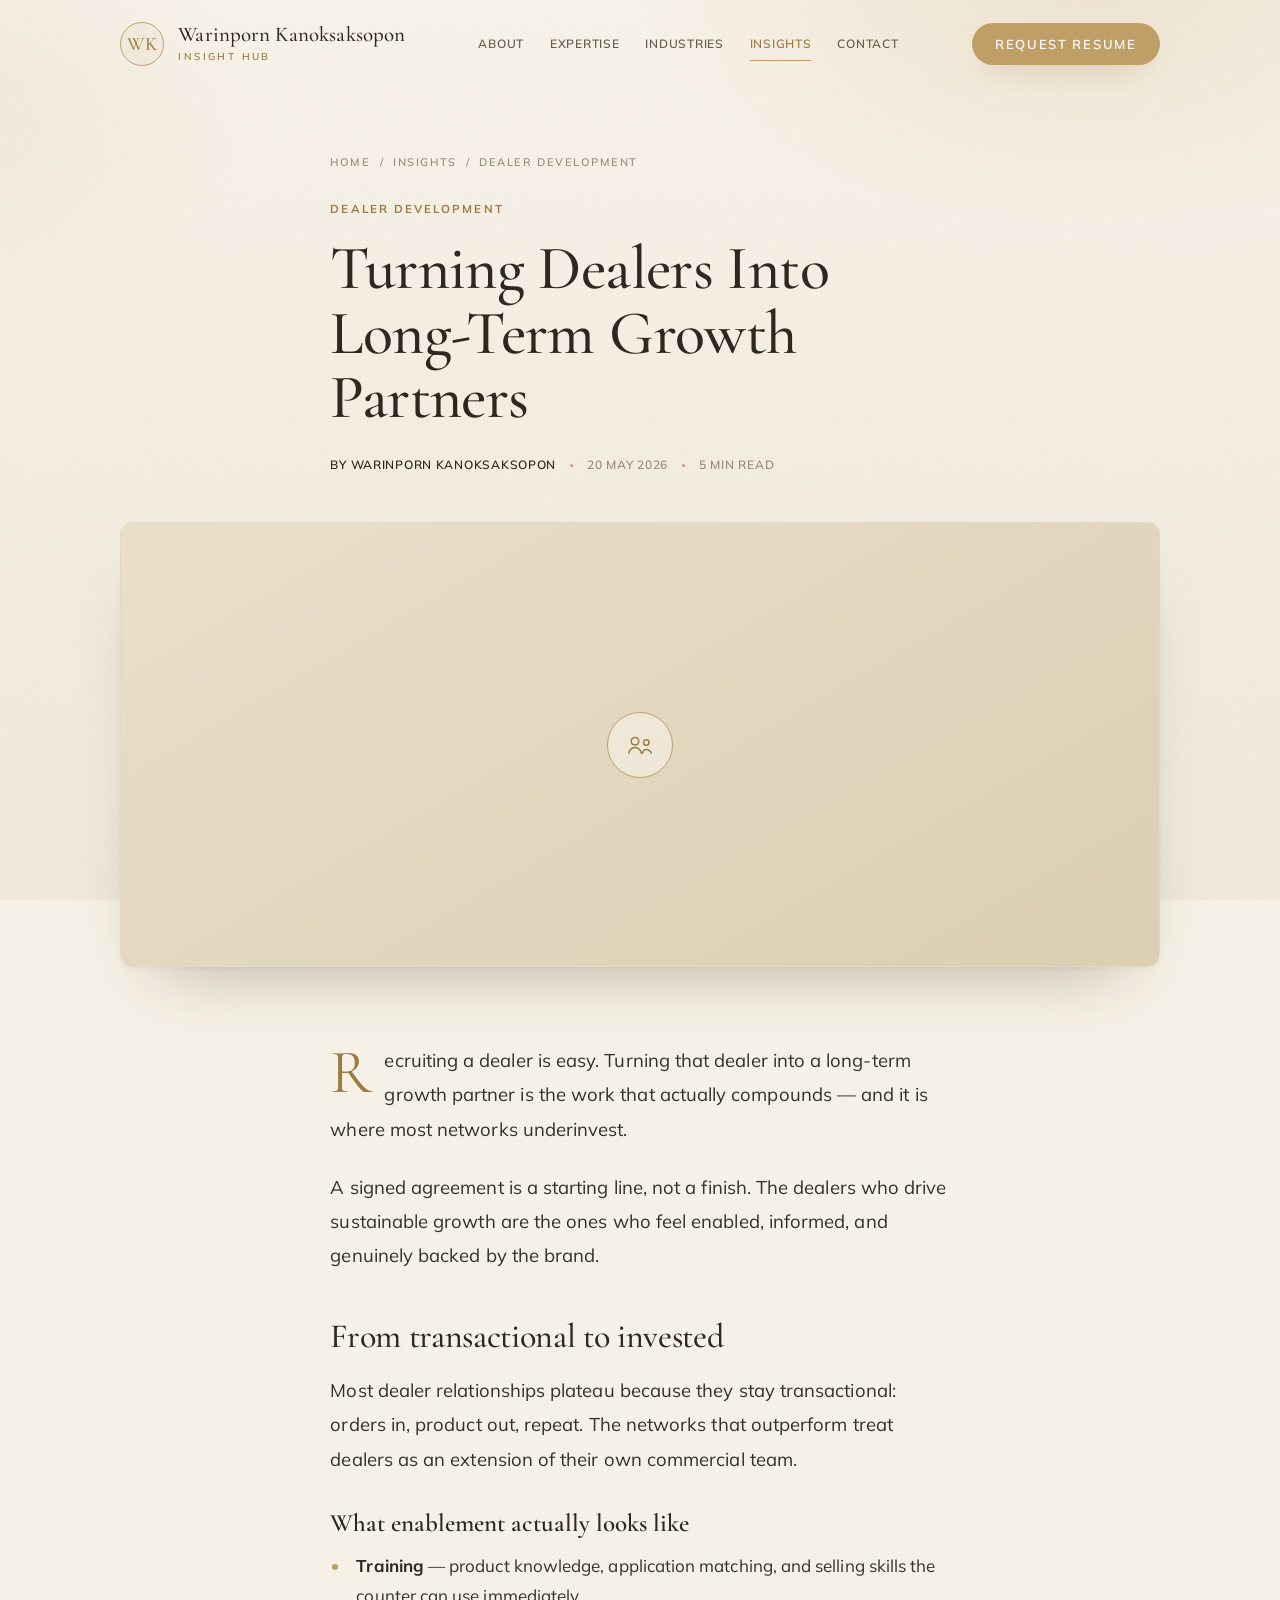
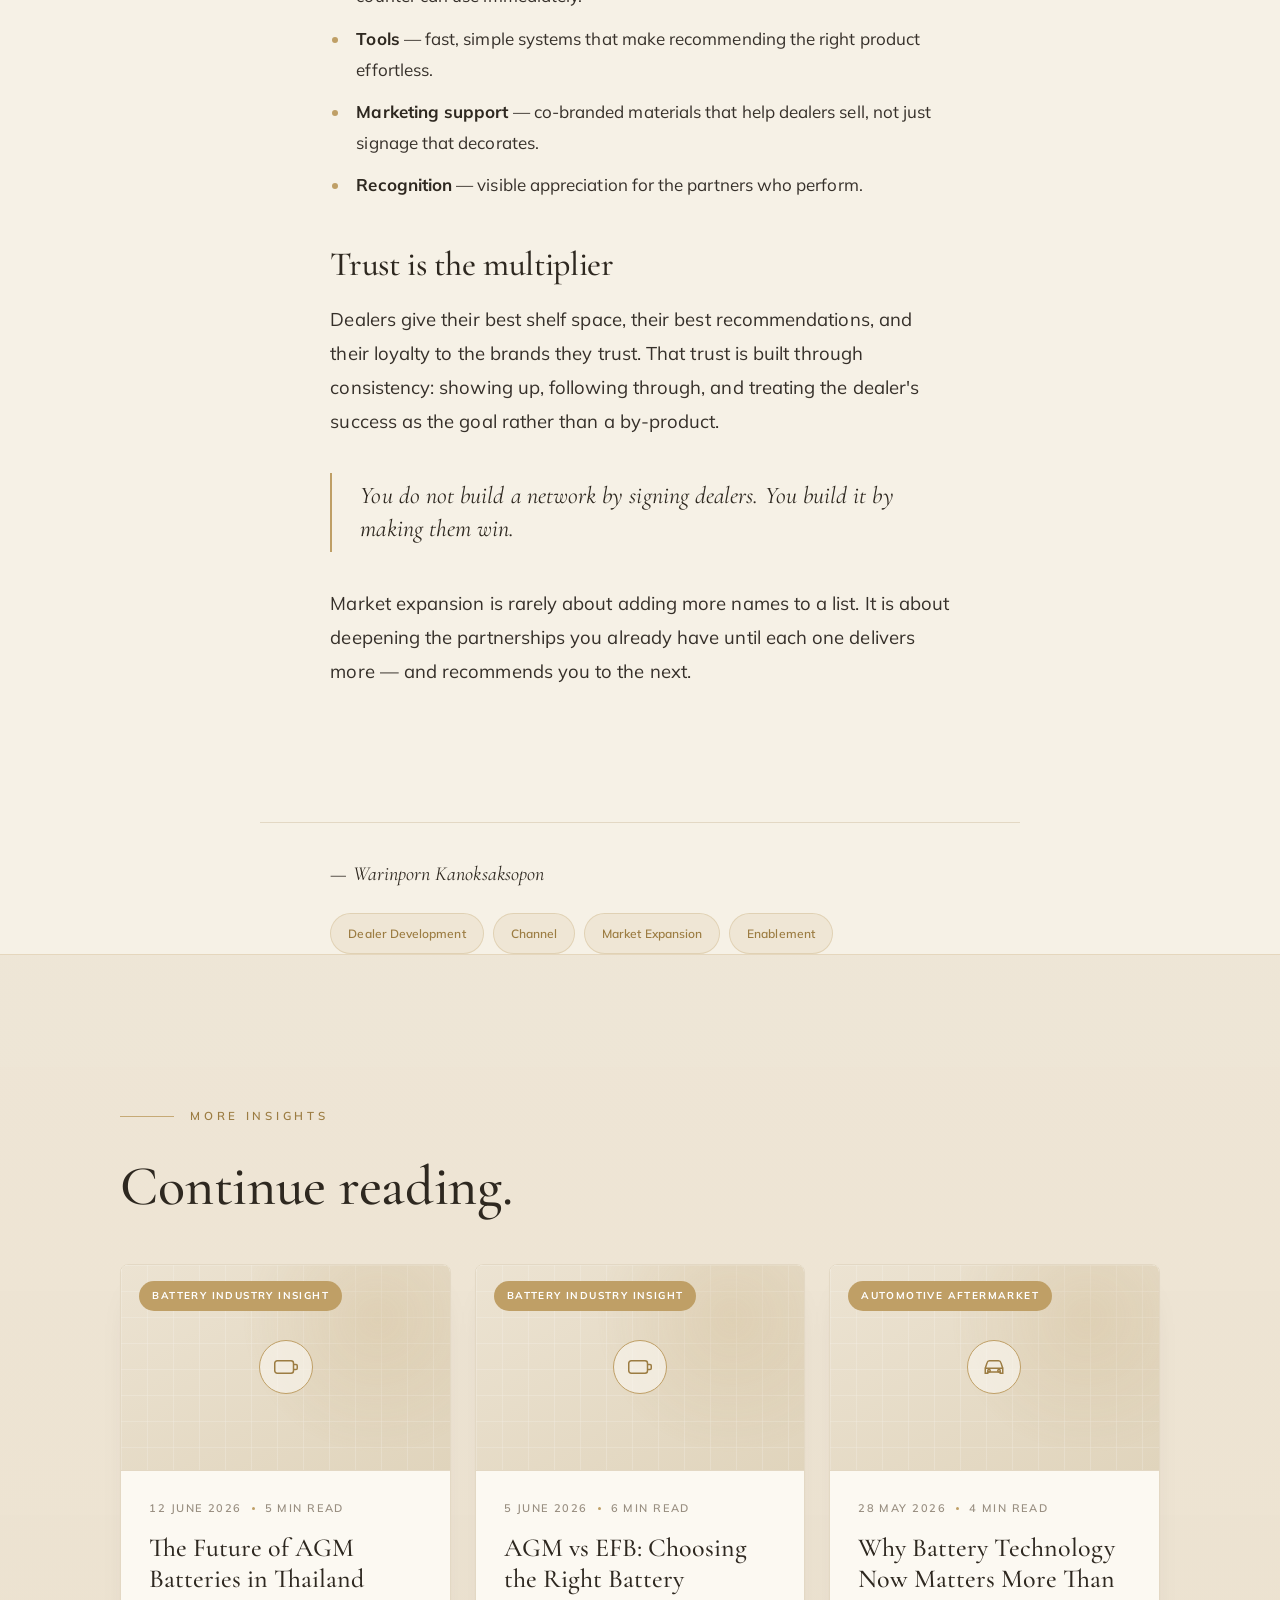
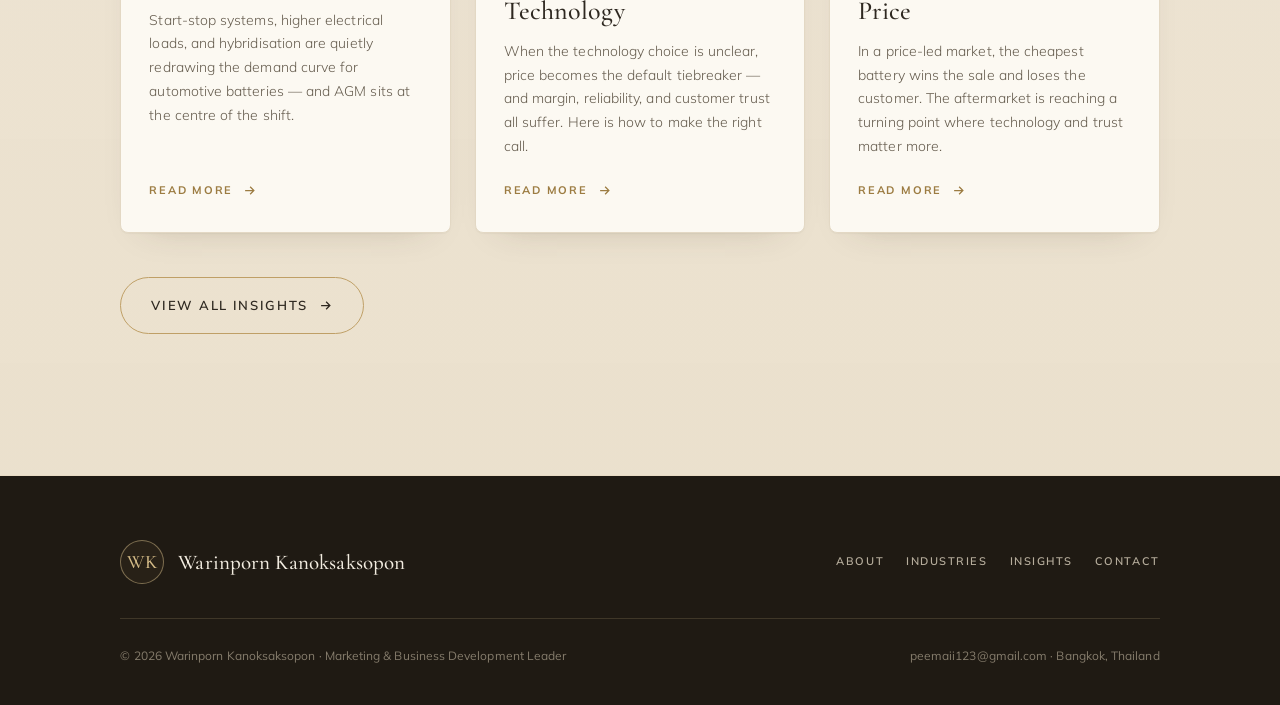
<file: insights/turning-dealers-into-growth-partners/index.html>
<!DOCTYPE html>
<html lang="en">
<head>
<meta charset="UTF-8" />
<meta name="viewport" content="width=device-width, initial-scale=1.0" />
<title>Turning Dealers Into Long-Term Growth Partners | Warinporn Kanoksaksopon</title>
<meta name="description" content="Recruiting a dealer is easy; turning that dealer into a growth partner is the work that compounds. A field-tested view on dealer development and market expansion." />
<meta name="author" content="Warinporn Kanoksaksopon" />
<meta name="robots" content="index, follow" />
<link rel="canonical" href="https://warinporn.example.com/insights/turning-dealers-into-growth-partners/" />
<meta property="og:type" content="article" />
<meta property="og:title" content="Turning Dealers Into Long-Term Growth Partners" />
<meta property="og:description" content="Recruiting a dealer is easy; turning that dealer into a growth partner is the work that compounds. A field-tested view on dealer development and market expansion." />
<meta property="og:url" content="https://warinporn.example.com/insights/turning-dealers-into-growth-partners/" />
<meta property="og:image" content="https://warinporn.example.com/profile.jpg" />
<meta property="article:published_time" content="2026-05-20" />
<meta property="article:section" content="Dealer Development" />
<meta name="twitter:card" content="summary_large_image" />
<meta name="twitter:title" content="Turning Dealers Into Long-Term Growth Partners" />
<meta name="twitter:description" content="Recruiting a dealer is easy; turning that dealer into a growth partner is the work that compounds. A field-tested view on dealer development and market expansion." />
<meta name="twitter:image" content="https://warinporn.example.com/profile.jpg" />
<script type="application/ld+json">
{
  "@context": "https://schema.org",
  "@type": "Article",
  "headline": "Turning Dealers Into Long-Term Growth Partners",
  "description": "Recruiting a dealer is easy; turning that dealer into a growth partner is the work that compounds. A field-tested view on dealer development and market expansion.",
  "datePublished": "2026-05-20",
  "dateModified": "2026-05-20",
  "articleSection": "Dealer Development",
  "keywords": "Dealer Development, Channel, Market Expansion, Enablement",
  "author": {
    "@type": "Person",
    "name": "Warinporn Kanoksaksopon",
    "jobTitle": "Marketing & Business Development Leader"
  },
  "publisher": {
    "@type": "Person",
    "name": "Warinporn Kanoksaksopon"
  },
  "mainEntityOfPage": {
    "@type": "WebPage",
    "@id": "https://warinporn.example.com/insights/turning-dealers-into-growth-partners/"
  },
  "image": "https://warinporn.example.com/profile.jpg"
}
</script>
<link rel="preconnect" href="https://fonts.googleapis.com">
<link rel="preconnect" href="https://fonts.gstatic.com" crossorigin>
<link href="https://fonts.googleapis.com/css2?family=Cormorant+Garamond:ital,wght@0,400;0,500;0,600;1,400&family=Mulish:wght@300;400;500;600;700&display=swap" rel="stylesheet">
<link rel="stylesheet" href="../../assets/styles.css">
</head>
<body>
<div id="progress"></div>

<header class="site" id="hdr">
  <nav class="nav">
    <a class="brand" href="../../index.html" aria-label="Warinporn Kanoksaksopon — home">
      <span class="monogram">WK</span>
      <span><span class="brand-name">Warinporn Kanoksaksopon</span><span class="brand-role">Insight Hub</span></span>
    </a>
    <div class="nav-links" id="navLinks">
      <a href="../../index.html#about">About</a>
      <a href="../../index.html#expertise">Expertise</a>
      <a href="../../index.html#industries">Industries</a>
      <a href="../../insights.html" class="active">Insights</a>
      <a href="../../index.html#contact">Contact</a>
    </div>
    <button type="button" class="btn btn-gold btn-resume" data-request-resume>Request Resume</button>
    <button class="nav-toggle" id="navToggle" aria-label="Open menu" aria-expanded="false"><span></span><span></span><span></span></button>
  </nav>
</header>

<article>
  <header class="article-hero">
    <div class="wrap" style="max-width:var(--maxw-read)">
      <div class="breadcrumb"><a href="../../index.html">Home</a> &nbsp;/&nbsp; <a href="../../insights.html">Insights</a> &nbsp;/&nbsp; Dealer Development</div>
      <div class="article-cat-line">Dealer Development</div>
      <h1 class="article-title">Turning Dealers Into Long-Term Growth Partners</h1>
      <div class="article-meta"><span class="by">By Warinporn Kanoksaksopon</span><span class="dotsep"></span>20 May 2026<span class="dotsep"></span>5 min read</div>
    </div>
    <div class="wrap"><div class="article-cover"><span class="ig" aria-hidden="true"><svg width="30" height="30" viewBox="0 0 24 24" fill="none" stroke="currentColor" stroke-width="1.2"><circle cx="8" cy="9" r="3"/><circle cx="17" cy="10" r="2.2"/><path d="M3 19c0-3 2.5-5 5-5s5 2 5 5M14 19c0-2 1.5-3.5 3-3.5s4 1.5 4 3.5"/></svg></span></div></div>
  </header>

  <div class="prose">
    <p>Recruiting a dealer is easy. Turning that dealer into a long-term growth partner is the work that actually compounds — and it is where most networks underinvest.</p><p>A signed agreement is a starting line, not a finish. The dealers who drive sustainable growth are the ones who feel enabled, informed, and genuinely backed by the brand.</p><h2>From transactional to invested</h2><p>Most dealer relationships plateau because they stay transactional: orders in, product out, repeat. The networks that outperform treat dealers as an extension of their own commercial team.</p><h3>What enablement actually looks like</h3><ul><li><strong>Training</strong> — product knowledge, application matching, and selling skills the counter can use immediately.</li><li><strong>Tools</strong> — fast, simple systems that make recommending the right product effortless.</li><li><strong>Marketing support</strong> — co-branded materials that help dealers sell, not just signage that decorates.</li><li><strong>Recognition</strong> — visible appreciation for the partners who perform.</li></ul><h2>Trust is the multiplier</h2><p>Dealers give their best shelf space, their best recommendations, and their loyalty to the brands they trust. That trust is built through consistency: showing up, following through, and treating the dealer's success as the goal rather than a by-product.</p><blockquote>You do not build a network by signing dealers. You build it by making them win.</blockquote><p>Market expansion is rarely about adding more names to a list. It is about deepening the partnerships you already have until each one delivers more — and recommends you to the next.</p>
  </div>

  <div class="article-foot">
    <div class="signoff">— Warinporn Kanoksaksopon</div>
    <div class="article-tags"><span class="tag">Dealer Development</span><span class="tag">Channel</span><span class="tag">Market Expansion</span><span class="tag">Enablement</span></div>
  </div>
</article>

<section class="section section--beige">
  <div class="wrap">
    <span class="eyebrow"><span class="rule"></span>More Insights</span>
    <h2 class="section-title">Continue reading.</h2>
    <div class="more-grid">
<article class="acard">
      <a class="acard-img" href="../future-of-agm-batteries-in-thailand/" aria-label="The Future of AGM Batteries in Thailand"><span class="acard-cat">Battery Industry Insight</span><span class="ig" aria-hidden="true"><svg width="30" height="30" viewBox="0 0 24 24" fill="none" stroke="currentColor" stroke-width="1.2"><rect x="3" y="7" width="15" height="10" rx="2"/><path d="M18 10h2a1 1 0 0 1 1 1v2a1 1 0 0 1-1 1h-2"/></svg></span></a>
      <div class="acard-body">
        <div class="acard-meta">12 June 2026<span class="dotsep"></span>5 min read</div>
        <h3><a href="../future-of-agm-batteries-in-thailand/">The Future of AGM Batteries in Thailand</a></h3>
        <p>Start-stop systems, higher electrical loads, and hybridisation are quietly redrawing the demand curve for automotive batteries — and AGM sits at the centre of the shift.</p>
        <a class="readmore" href="../future-of-agm-batteries-in-thailand/">Read More <svg width="15" height="15" viewBox="0 0 24 24" fill="none" stroke="currentColor" stroke-width="2"><path d="M5 12h14M13 6l6 6-6 6"/></svg></a>
      </div></article>
<article class="acard">
      <a class="acard-img" href="../agm-vs-efb-choosing-battery-technology/" aria-label="AGM vs EFB: Choosing the Right Battery Technology"><span class="acard-cat">Battery Industry Insight</span><span class="ig" aria-hidden="true"><svg width="30" height="30" viewBox="0 0 24 24" fill="none" stroke="currentColor" stroke-width="1.2"><rect x="3" y="7" width="15" height="10" rx="2"/><path d="M18 10h2a1 1 0 0 1 1 1v2a1 1 0 0 1-1 1h-2"/></svg></span></a>
      <div class="acard-body">
        <div class="acard-meta">5 June 2026<span class="dotsep"></span>6 min read</div>
        <h3><a href="../agm-vs-efb-choosing-battery-technology/">AGM vs EFB: Choosing the Right Battery Technology</a></h3>
        <p>When the technology choice is unclear, price becomes the default tiebreaker — and margin, reliability, and customer trust all suffer. Here is how to make the right call.</p>
        <a class="readmore" href="../agm-vs-efb-choosing-battery-technology/">Read More <svg width="15" height="15" viewBox="0 0 24 24" fill="none" stroke="currentColor" stroke-width="2"><path d="M5 12h14M13 6l6 6-6 6"/></svg></a>
      </div></article>
<article class="acard">
      <a class="acard-img" href="../battery-technology-matters-more-than-price/" aria-label="Why Battery Technology Now Matters More Than Price"><span class="acard-cat">Automotive Aftermarket</span><span class="ig" aria-hidden="true"><svg width="30" height="30" viewBox="0 0 24 24" fill="none" stroke="currentColor" stroke-width="1.2"><path d="M5 13l1.5-4.5A2 2 0 0 1 8.4 7h7.2a2 2 0 0 1 1.9 1.5L19 13M5 13h14v4h-2v-1H7v1H5v-4Z"/><circle cx="8" cy="15" r="1"/><circle cx="16" cy="15" r="1"/></svg></span></a>
      <div class="acard-body">
        <div class="acard-meta">28 May 2026<span class="dotsep"></span>4 min read</div>
        <h3><a href="../battery-technology-matters-more-than-price/">Why Battery Technology Now Matters More Than Price</a></h3>
        <p>In a price-led market, the cheapest battery wins the sale and loses the customer. The aftermarket is reaching a turning point where technology and trust matter more.</p>
        <a class="readmore" href="../battery-technology-matters-more-than-price/">Read More <svg width="15" height="15" viewBox="0 0 24 24" fill="none" stroke="currentColor" stroke-width="2"><path d="M5 12h14M13 6l6 6-6 6"/></svg></a>
      </div></article>
    </div>
    <div style="margin-top:44px"><a class="btn btn-line" href="../../insights.html">View All Insights <svg width="15" height="15" viewBox="0 0 24 24" fill="none" stroke="currentColor" stroke-width="2"><path d="M5 12h14M13 6l6 6-6 6"/></svg></a></div>
  </div>
</section>

<footer class="site">
  <div class="wrap">
    <div class="foot-top">
      <a class="foot-brand" href="../../index.html"><span class="monogram">WK</span><span class="brand-name">Warinporn Kanoksaksopon</span></a>
      <nav class="foot-nav">
        <a href="../../index.html#about">About</a><a href="../../index.html#industries">Industries</a>
        <a href="../../insights.html">Insights</a><a href="../../index.html#contact">Contact</a>
      </nav>
    </div>
    <div class="foot-bottom">
      <span>© <span id="yr"></span> Warinporn Kanoksaksopon · Marketing &amp; Business Development Leader</span>
      <span><a href="mailto:peemaii123@gmail.com">peemaii123@gmail.com</a> · Bangkok, Thailand</span>
    </div>
  </div>
</footer>

<script src="../../assets/main.js"></script>
</body>
</html>
</file>
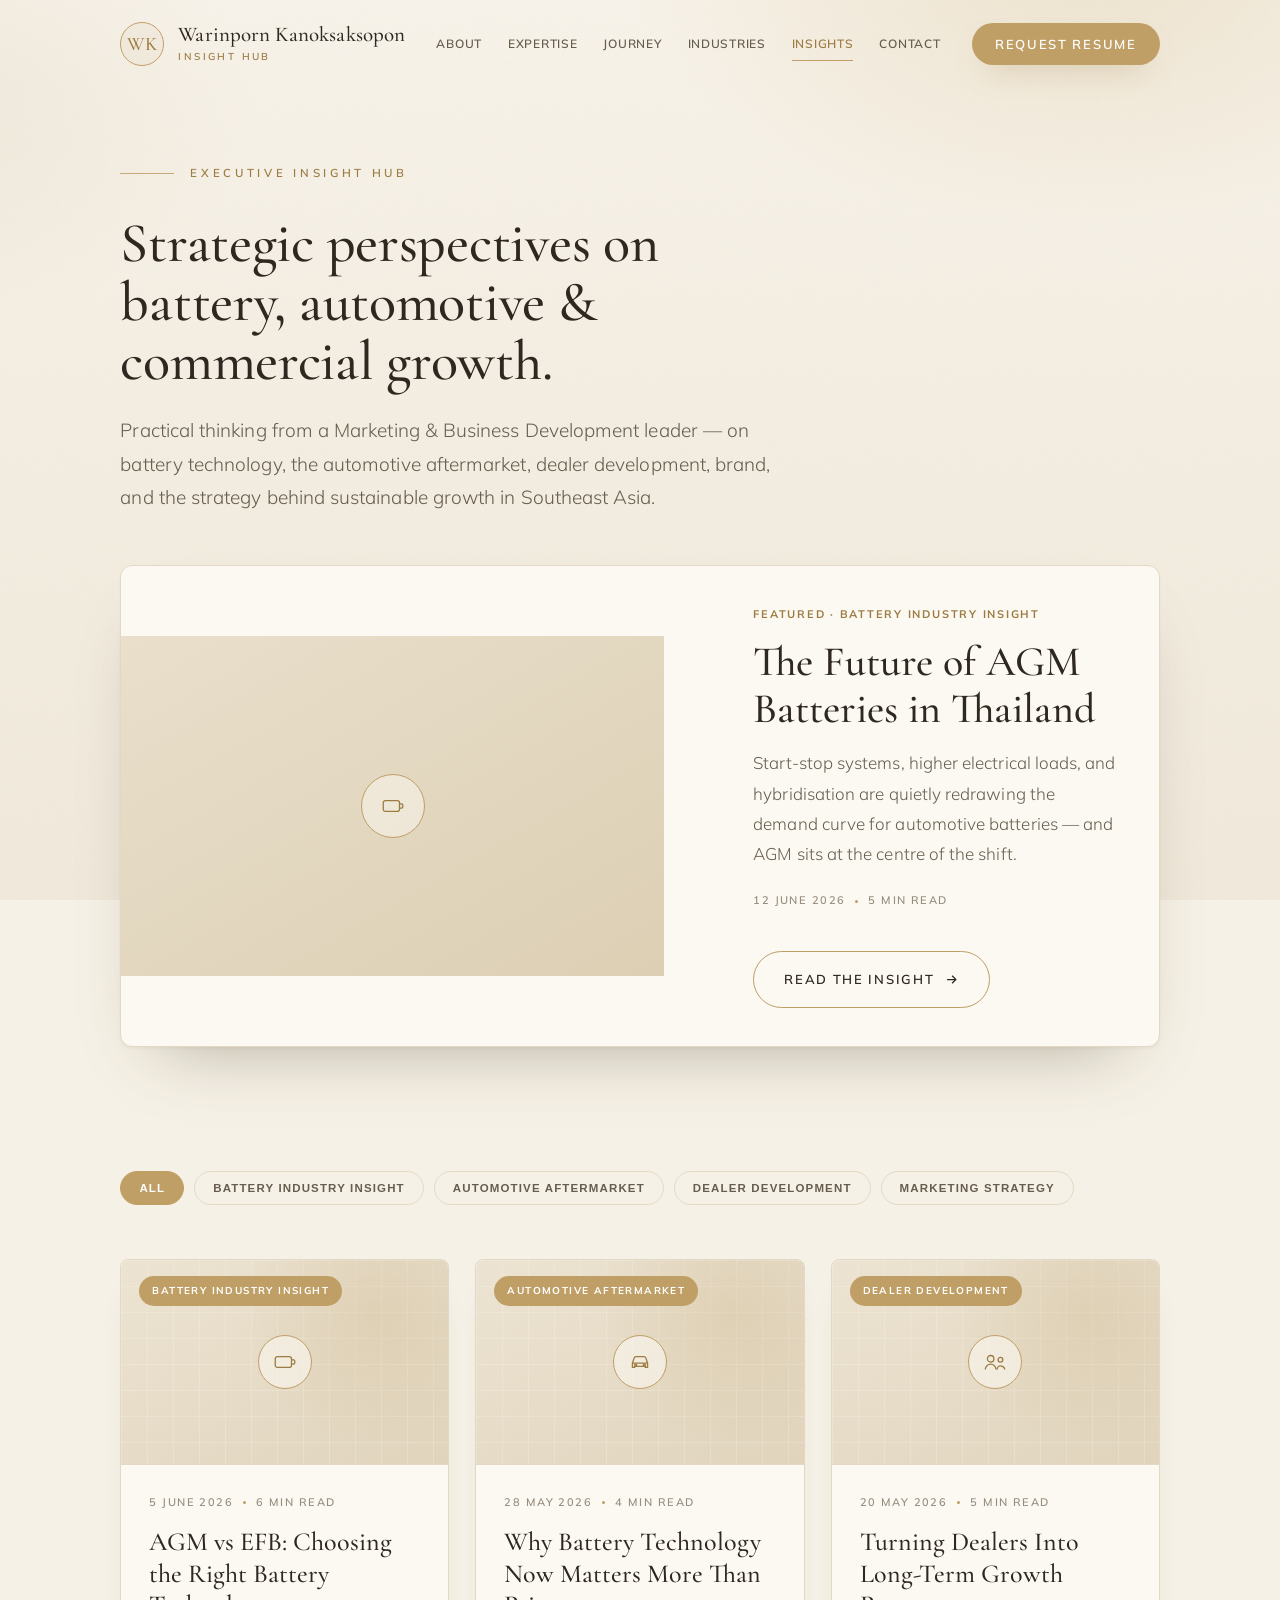
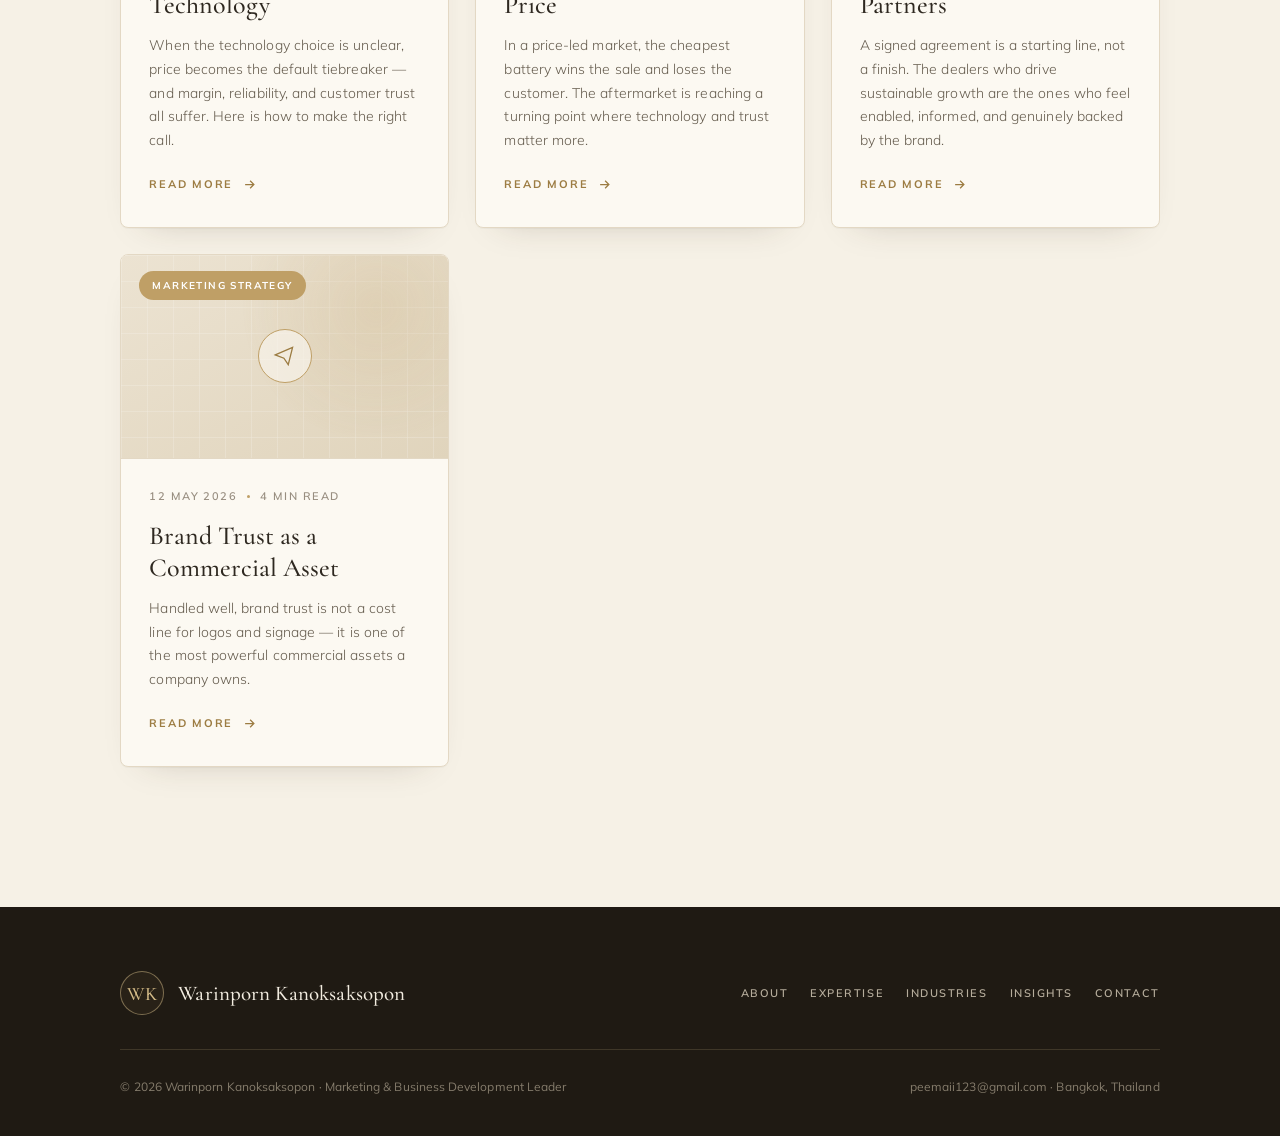
<file: insights.html>
<!DOCTYPE html>
<html lang="en">
<head>
<meta charset="UTF-8" />
<meta name="viewport" content="width=device-width, initial-scale=1.0" />
<title>Insight Hub — Battery, Automotive &amp; Marketing | Warinporn Kanoksaksopon</title>
<meta name="description" content="Executive insights on the battery industry, automotive aftermarket, marketing strategy, dealer development, and business growth — from Warinporn Kanoksaksopon, Marketing &amp; Business Development Leader." />
<meta name="robots" content="index, follow" />
<link rel="canonical" href="https://warinporn.example.com/insights.html" />
<meta property="og:type" content="website" />
<meta property="og:title" content="Insight Hub | Warinporn Kanoksaksopon" />
<meta property="og:description" content="Executive insights on battery, automotive aftermarket, marketing, dealer development, and growth." />
<meta property="og:url" content="https://warinporn.example.com/insights.html" />
<meta name="twitter:card" content="summary_large_image" />
<script type="application/ld+json">
{ "@context":"https://schema.org","@type":"Blog","name":"Warinporn Kanoksaksopon — Insight Hub",
  "url":"https://warinporn.example.com/insights.html",
  "author":{"@type":"Person","name":"Warinporn Kanoksaksopon","jobTitle":"Marketing & Business Development Leader"},
  "about":["Battery Industry","Automotive Aftermarket","Marketing Strategy","Dealer Development","Business Growth","Leadership"] }
</script>
<link rel="preconnect" href="https://fonts.googleapis.com">
<link rel="preconnect" href="https://fonts.gstatic.com" crossorigin>
<link href="https://fonts.googleapis.com/css2?family=Cormorant+Garamond:ital,wght@0,400;0,500;0,600;1,400&family=Mulish:wght@300;400;500;600;700&display=swap" rel="stylesheet">
<link rel="stylesheet" href="assets/styles.css">
</head>
<body>
<div id="progress"></div>
<div id="loader" aria-hidden="true"><div class="loader-mono">WK</div><div class="loader-line"></div><div class="loader-name">Insight Hub</div></div>

<header class="site" id="hdr">
  <nav class="nav">
    <a class="brand" href="index.html" aria-label="Warinporn Kanoksaksopon — home">
      <span class="monogram">WK</span>
      <span><span class="brand-name">Warinporn Kanoksaksopon</span><span class="brand-role">Insight Hub</span></span>
    </a>
    <div class="nav-links" id="navLinks">
      <a href="index.html#about">About</a>
      <a href="index.html#expertise">Expertise</a>
      <a href="index.html#journey">Journey</a>
      <a href="index.html#industries">Industries</a>
      <a href="insights.html" class="active">Insights</a>
      <a href="index.html#contact">Contact</a>
    </div>
    <button type="button" class="btn btn-gold btn-resume" data-request-resume>Request Resume</button>
    <button class="nav-toggle" id="navToggle" aria-label="Open menu" aria-expanded="false"><span></span><span></span><span></span></button>
  </nav>
</header>

<section class="hub-hero" id="hub">
  <div class="wrap">
    <span class="eyebrow reveal"><span class="rule"></span>Executive Insight Hub</span>
    <h1 class="section-title reveal" style="max-width:24ch">Strategic perspectives on battery, automotive &amp; commercial growth.</h1>
    <p class="section-lead reveal">Practical thinking from a Marketing &amp; Business Development leader — on battery technology, the automotive aftermarket, dealer development, brand, and the strategy behind sustainable growth in Southeast Asia.</p>
    <div class="hub-feature reveal" data-delay="1" id="hub-feature"></div>
  </div>
</section>

<section class="section" style="padding-top:clamp(40px,5vw,64px)">
  <div class="wrap">
    <div class="filterbar reveal" id="filterbar"></div>
    <div class="feat-grid" id="hub-grid"></div>
  </div>
</section>

<footer class="site">
  <div class="wrap">
    <div class="foot-top">
      <a class="foot-brand" href="index.html"><span class="monogram">WK</span><span class="brand-name">Warinporn Kanoksaksopon</span></a>
      <nav class="foot-nav">
        <a href="index.html#about">About</a><a href="index.html#expertise">Expertise</a>
        <a href="index.html#industries">Industries</a><a href="insights.html">Insights</a><a href="index.html#contact">Contact</a>
      </nav>
    </div>
    <div class="foot-bottom">
      <span>© <span id="yr"></span> Warinporn Kanoksaksopon · Marketing &amp; Business Development Leader</span>
      <span><a href="mailto:peemaii123@gmail.com">peemaii123@gmail.com</a> · Bangkok, Thailand</span>
    </div>
  </div>
</footer>

<script src="assets/main.js"></script>
<script src="assets/articles.js"></script>
</body>
</html>
</file>
<file: assets/styles.css>
/* ==========================================================================
   Warinporn Kanoksaksopon — Executive Insight Hub
   Shared stylesheet (quiet-luxury system + textured editorial background)
   ========================================================================== */
:root{
  --cream:#F6F1E6; --cream-2:#FBF7EE; --beige:#EDE4D4; --beige-2:#E7DDCB;
  --card:#FCF9F2; --paper:#FFFDF8;
  --espresso:#2E2820; --ink:#36302A; --text:#665D4F; --muted:#988E80; --muted-2:#B3A98E;
  --gold:#BF9F66; --gold-2:#D4BB87; --gold-deep:#9C7C42; --gold-soft:rgba(191,159,102,.13);
  --line:#E3D8C4; --line-soft:#EBE3D4; --dark:#272118; --dark-2:#1F1A13; --dark-text:#E9E1D2;
  --serif:'Cormorant Garamond','Cormorant',Georgia,'Times New Roman',serif;
  --sans:'Mulish','Inter','Segoe UI',Helvetica,Arial,system-ui,sans-serif;
  --maxw:1180px; --maxw-read:760px; --gut:clamp(22px,5.5vw,88px); --sp:clamp(86px,11vw,160px); --r:8px;
  --shadow-sm:0 1px 1px rgba(60,46,28,.04),0 16px 36px -26px rgba(60,46,28,.28);
  --shadow:0 2px 3px rgba(60,46,28,.04),0 34px 70px -40px rgba(60,46,28,.4);
  --shadow-soft:0 40px 90px -50px rgba(60,46,28,.5);
}
*{box-sizing:border-box;margin:0;padding:0}
html{scroll-behavior:smooth;-webkit-text-size-adjust:100%;scroll-padding-top:92px}
body{font-family:var(--sans);color:var(--ink);font-size:17px;line-height:1.78;font-weight:400;letter-spacing:.004em;-webkit-font-smoothing:antialiased;text-rendering:optimizeLegibility;position:relative;
  /* layered depth: warm vertical wash + soft corner glows over cream */
  background-color:var(--cream);
  background-image:
    radial-gradient(60% 50% at 85% -5%, rgba(212,187,135,.28), transparent 60%),
    radial-gradient(55% 45% at -10% 12%, rgba(231,221,203,.5), transparent 55%),
    linear-gradient(180deg, #F8F3EA 0%, #F4EEE2 48%, #F1EADC 100%);
  background-attachment:fixed;
}
/* fine paper grain overlay (kills the flat AI-generated look) */
body::before{content:"";position:fixed;inset:0;z-index:0;pointer-events:none;opacity:.05;mix-blend-mode:multiply;
  background-image:url("data:image/svg+xml,%3Csvg xmlns='http://www.w3.org/2000/svg' width='180' height='180'%3E%3Cfilter id='n'%3E%3CfeTurbulence type='fractalNoise' baseFrequency='0.85' numOctaves='2' stitchTiles='stitch'/%3E%3C/filter%3E%3Crect width='100%25' height='100%25' filter='url(%23n)'/%3E%3C/svg%3E");}
body>*{position:relative;z-index:1}
a{color:inherit;text-decoration:none}
img{max-width:100%;display:block}
h1,h2,h3,h4{font-family:var(--serif);font-weight:500;line-height:1.08;color:var(--espresso);letter-spacing:0}
::selection{background:var(--gold);color:#fff}

.wrap{max-width:var(--maxw);margin:0 auto;padding:0 var(--gut)}
.section{padding:var(--sp) 0;position:relative}
.section--beige{background:linear-gradient(180deg, rgba(237,228,212,.9), rgba(233,223,203,.92));border-top:1px solid rgba(191,159,102,.16);border-bottom:1px solid rgba(191,159,102,.16)}
.section--dark{background:var(--dark);color:var(--dark-text)}
.section--dark::after{content:"";position:absolute;inset:0;opacity:.5;pointer-events:none;background:radial-gradient(70% 60% at 80% 0%, rgba(191,159,102,.16), transparent 60%)}
.section--dark>.wrap{position:relative;z-index:1}

/* reading progress bar */
#progress{position:fixed;top:0;left:0;height:2px;width:0;background:linear-gradient(90deg,var(--gold),var(--gold-2));z-index:90;transition:width .1s linear}

/* loader */
#loader{position:fixed;inset:0;z-index:200;background:var(--cream);display:flex;flex-direction:column;align-items:center;justify-content:center;gap:22px;transition:opacity .8s,visibility .8s}
#loader.done{opacity:0;visibility:hidden}
.loader-mono{width:62px;height:62px;border-radius:50%;border:1px solid var(--gold);display:grid;place-items:center;font-family:var(--serif);font-size:24px;color:var(--gold-deep)}
.loader-line{width:0;height:1px;background:var(--gold);animation:loadline 1.1s ease forwards}
@keyframes loadline{to{width:120px}}
.loader-name{font-size:10px;letter-spacing:.4em;text-transform:uppercase;color:var(--muted)}

/* eyebrow + heads */
.eyebrow{display:inline-flex;align-items:center;gap:16px;font-family:var(--sans);font-size:11.5px;font-weight:600;letter-spacing:.32em;text-transform:uppercase;color:var(--gold-deep);margin-bottom:30px}
.section--dark .eyebrow{color:var(--gold-2)}
.eyebrow .idx{color:var(--muted);letter-spacing:.18em}
.eyebrow .rule{width:54px;height:1px;background:var(--gold);opacity:.85}
.section-title{font-size:clamp(33px,5vw,56px);line-height:1.06;max-width:20ch;font-weight:500;letter-spacing:-.005em}
.section-lead{max-width:60ch;color:var(--text);font-size:clamp(16px,1.5vw,19px);margin-top:22px;font-weight:300}
.section--dark .section-lead{color:#C7BDAB}

/* buttons */
.btn{display:inline-flex;align-items:center;justify-content:center;gap:10px;font-family:var(--sans);font-size:13px;font-weight:600;letter-spacing:.13em;text-transform:uppercase;padding:16px 30px;border-radius:999px;cursor:pointer;border:1px solid transparent;white-space:nowrap;transition:transform .35s cubic-bezier(.2,.7,.3,1),background .35s,color .35s,border-color .35s,box-shadow .35s}
.btn svg{flex:none}
.btn-gold{background:var(--gold);color:#fff;box-shadow:0 14px 30px -16px rgba(156,124,66,.6)}
.btn-gold:hover{background:var(--gold-deep);transform:translateY(-2px);box-shadow:0 20px 38px -16px rgba(156,124,66,.7)}
.btn-line{background:transparent;color:var(--espresso);border-color:var(--gold)}
.btn-line:hover{background:var(--gold-soft);transform:translateY(-2px);color:var(--gold-deep)}
.section--dark .btn-line{color:var(--dark-text);border-color:rgba(212,187,135,.55)}
.section--dark .btn-line:hover{color:var(--gold-2);background:rgba(212,187,135,.08)}

/* NAV */
header.site{position:fixed;top:0;left:0;right:0;z-index:80;transition:background .5s,box-shadow .5s,border-color .5s;background:transparent;border-bottom:1px solid transparent}
header.site.scrolled{background:rgba(246,241,230,.85);backdrop-filter:saturate(130%) blur(14px);-webkit-backdrop-filter:saturate(130%) blur(14px);border-bottom:1px solid var(--line)}
.nav{max-width:var(--maxw);margin:0 auto;padding:22px var(--gut);display:flex;align-items:center;justify-content:space-between;gap:20px;transition:padding .5s}
header.site.scrolled .nav{padding:14px var(--gut)}
.brand{display:flex;align-items:center;gap:14px;color:var(--espresso)}
.monogram{width:44px;height:44px;border-radius:50%;flex:none;display:grid;place-items:center;font-family:var(--serif);font-weight:500;font-size:19px;color:var(--gold-deep);border:1px solid var(--gold);background:rgba(191,159,102,.06)}
.brand-name{display:block;font-family:var(--serif);font-size:21px;font-weight:500;line-height:1.1}
.brand-role{display:block;font-size:10px;letter-spacing:.24em;text-transform:uppercase;color:var(--gold-deep);font-weight:600;margin-top:2px}
.nav-links{display:flex;align-items:center;gap:26px}
.nav-links a{font-size:12px;font-weight:600;letter-spacing:.06em;text-transform:uppercase;color:var(--text);position:relative;padding:4px 0;transition:color .25s}
.nav-links a::after{content:"";position:absolute;left:0;bottom:-2px;height:1px;width:0;background:var(--gold);transition:width .3s}
.nav-links a:hover,.nav-links a.active{color:var(--gold-deep)}
.nav-links a:hover::after,.nav-links a.active::after{width:100%}
.nav .btn{padding:12px 22px}
.nav-toggle{display:none;width:46px;height:46px;border:1px solid var(--gold);border-radius:50%;background:transparent;cursor:pointer;position:relative}
.nav-toggle span{position:absolute;left:13px;right:13px;height:1.4px;background:var(--gold-deep);transition:.3s}
.nav-toggle span:nth-child(1){top:17px}.nav-toggle span:nth-child(2){top:22px}.nav-toggle span:nth-child(3){top:27px}

/* HERO */
.hero{position:relative;padding:clamp(150px,18vh,210px) 0 clamp(70px,9vw,120px);overflow:hidden}
.hero::before{content:"";position:absolute;inset:0;z-index:0;background:radial-gradient(120% 90% at 88% 18%, rgba(231,221,203,.6), transparent 60%)}
.hero .wrap{position:relative;z-index:1}
.hero-grid{display:grid;grid-template-columns:1.25fr .85fr;gap:clamp(40px,6vw,96px);align-items:center}
.h1-name{display:inline-flex;align-items:center;gap:16px;font-family:var(--sans);font-size:12px;font-weight:600;letter-spacing:.34em;text-transform:uppercase;color:var(--gold-deep);margin-bottom:30px}
.h1-name .rule{width:48px;height:1px;background:var(--gold)}
.hero h1{margin:0}
.h1-role{display:block;font-family:var(--serif);font-size:clamp(46px,7.4vw,90px);line-height:1.02;font-weight:500;letter-spacing:-.01em;color:var(--espresso)}
.h1-role .it{font-style:italic;font-weight:400;color:var(--gold-deep)}
.hero-position{margin-top:26px;font-size:clamp(12px,1.4vw,14px);font-weight:600;letter-spacing:.16em;text-transform:uppercase;color:var(--text)}
.hero-position .sep{color:var(--gold);margin:0 10px}
.hero-statement{margin-top:26px;max-width:50ch;color:var(--text);font-size:clamp(16px,1.6vw,19px);line-height:1.8;font-weight:300}
.hero-cta{display:flex;flex-wrap:wrap;gap:16px;margin-top:40px}
.hero-loc{margin-top:26px;font-size:11px;letter-spacing:.2em;text-transform:uppercase;color:var(--muted);font-weight:600}

/* portrait */
.photo-col{display:flex;justify-content:center}
.portrait{position:relative;width:min(370px,84vw)}
.portrait-mat{position:relative;background:var(--cream-2);padding:16px;border:1px solid var(--line);border-radius:10px;box-shadow:var(--shadow-soft)}
.portrait-inner{position:relative;aspect-ratio:4/5;border-radius:5px;overflow:hidden;background:linear-gradient(170deg,#EFE7D8,#E3D7C0);box-shadow:inset 0 0 0 1px rgba(191,159,102,.45)}
.portrait-ph{position:absolute;inset:0;display:flex;flex-direction:column;align-items:center;justify-content:center;gap:16px;text-align:center;padding:26px;z-index:1}
.portrait-ph .cam{width:60px;height:60px;border-radius:50%;border:1px solid var(--gold);display:grid;place-items:center;color:var(--gold-deep)}
.portrait-ph .pt{font-family:var(--serif);font-style:italic;font-size:20px;color:var(--espresso)}
.portrait-ph .ps{font-size:11px;letter-spacing:.18em;text-transform:uppercase;color:var(--muted)}
.portrait-inner img{position:absolute;inset:0;width:100%;height:100%;object-fit:cover;z-index:2}
.portrait-corner{position:absolute;width:22px;height:22px;border:1px solid var(--gold);z-index:3}
.pc-tl{top:6px;left:6px;border-right:0;border-bottom:0}.pc-tr{top:6px;right:6px;border-left:0;border-bottom:0}
.pc-bl{bottom:6px;left:6px;border-right:0;border-top:0}.pc-br{bottom:6px;right:6px;border-left:0;border-top:0}
.portrait-badge{position:absolute;left:50%;bottom:-20px;transform:translateX(-50%);z-index:4;background:var(--espresso);color:#F2ECE0;border-radius:999px;padding:11px 24px;white-space:nowrap;font-size:10.5px;font-weight:600;letter-spacing:.16em;text-transform:uppercase}
.portrait-badge b{color:var(--gold-2);font-weight:700}

/* stat band */
.statband{margin-top:clamp(56px,7vw,92px);border-top:1px solid var(--line);display:grid;grid-template-columns:repeat(4,1fr)}
.statband .stat{padding:34px 26px 0 0}
.statband .stat:not(:first-child){padding-left:30px;border-left:1px solid var(--line)}
.stat .num{font-family:var(--serif);font-size:clamp(34px,4vw,52px);font-weight:500;color:var(--espresso);line-height:1}
.stat .num .u{color:var(--gold-deep);font-size:.62em}
.stat .lbl{margin-top:14px;font-size:11px;letter-spacing:.16em;text-transform:uppercase;color:var(--muted);line-height:1.6;font-weight:600}

/* two-col lede / about */
.lede-grid{display:grid;grid-template-columns:1.04fr 1fr;gap:clamp(40px,7vw,96px);align-items:start}
.lede-quote{font-family:var(--serif);font-size:clamp(28px,3.8vw,44px);line-height:1.28;font-weight:500;max-width:16ch;color:var(--espresso)}
.lede-quote em{font-style:italic;color:var(--gold-deep)}
.lede-body p{color:var(--text);margin-bottom:20px;max-width:56ch;font-weight:300}
.lede-body p:last-child{margin-bottom:0}
.tags{display:flex;flex-wrap:wrap;gap:11px;margin-top:32px}
.tag{font-size:12px;font-weight:600;color:var(--gold-deep);background:var(--gold-soft);border:1px solid rgba(191,159,102,.3);padding:9px 17px;border-radius:999px}
.about-facts{border-top:1px solid var(--line);margin-top:4px}
.fact{display:flex;justify-content:space-between;gap:20px;padding:17px 0;border-bottom:1px solid var(--line)}
.fact .k{font-size:11px;letter-spacing:.16em;text-transform:uppercase;color:var(--muted);font-weight:700}
.fact .v{text-align:right;font-family:var(--serif);font-size:19px;color:var(--espresso)}
.fact .v small{display:block;font-family:var(--sans);color:var(--text);font-size:13px;font-weight:300}

/* timeline */
.timeline{position:relative;margin-top:56px;padding-left:42px}
.timeline::before{content:"";position:absolute;left:6px;top:10px;bottom:10px;width:1px;background:var(--gold);opacity:.5}
.tl{position:relative;padding-bottom:50px}
.tl:last-child{padding-bottom:0}
.tl::before{content:"";position:absolute;left:-42px;top:6px;width:13px;height:13px;border-radius:50%;background:var(--cream);border:1px solid var(--gold)}
.tl::after{content:"";position:absolute;left:-38px;top:10px;width:5px;height:5px;border-radius:50%;background:var(--gold)}
.tl-when{font-size:11px;font-weight:700;letter-spacing:.16em;text-transform:uppercase;color:var(--gold-deep);margin-bottom:8px}
.tl-role{font-family:var(--serif);font-size:clamp(22px,2.4vw,28px);font-weight:500;color:var(--espresso)}
.tl-org{font-weight:600;color:var(--text);margin-top:4px;font-size:14px;letter-spacing:.02em}
.tl-note{color:var(--text);margin-top:13px;max-width:64ch;font-weight:300}
.tl-note b{color:var(--espresso);font-weight:600}

/* expertise grid */
.skill-grid{display:grid;grid-template-columns:repeat(2,1fr);gap:0 clamp(36px,6vw,80px);margin-top:50px}
.skill{display:flex;gap:18px;padding:22px 0;border-bottom:1px solid var(--line);align-items:flex-start}
.skill .sn{font-family:var(--serif);font-size:18px;color:var(--gold-deep);min-width:30px;line-height:1.5}
.skill .snm{font-family:var(--serif);font-size:22px;font-weight:500;color:var(--espresso);line-height:1.25}
.skill .sd{display:block;font-family:var(--sans);font-size:13.5px;color:var(--text);font-weight:300;margin-top:3px;line-height:1.55}

/* tiles */
.tile-grid{display:grid;grid-template-columns:repeat(3,1fr);gap:22px;margin-top:50px}
.tile{background:var(--card);border:1px solid var(--line);border-radius:var(--r);padding:34px 30px;box-shadow:var(--shadow-sm);transition:transform .4s,box-shadow .4s;position:relative;overflow:hidden}
.tile:hover{transform:translateY(-5px);box-shadow:var(--shadow)}
.tile .ic{width:48px;height:48px;border-radius:50%;border:1px solid var(--gold);display:grid;place-items:center;color:var(--gold-deep);margin-bottom:22px}
.tile h3{font-family:var(--serif);font-size:24px;font-weight:500;color:var(--espresso)}
.tile p{color:var(--text);font-size:14px;margin-top:10px;font-weight:300;line-height:1.65}
.tile .tnum{position:absolute;top:18px;right:24px;font-family:var(--serif);font-size:18px;color:var(--beige-2)}

/* ============ INSIGHT / ARTICLE CARDS ============ */
.insights-head{display:flex;flex-wrap:wrap;justify-content:space-between;align-items:flex-end;gap:24px}
.feat-grid{display:grid;grid-template-columns:repeat(3,1fr);gap:26px;margin-top:54px}
.acard{display:flex;flex-direction:column;background:var(--card);border:1px solid var(--line);border-radius:var(--r);overflow:hidden;box-shadow:var(--shadow-sm);transition:transform .4s,box-shadow .4s}
.acard:hover{transform:translateY(-6px);box-shadow:var(--shadow)}
.acard-img{position:relative;aspect-ratio:16/10;display:grid;place-items:center;border-bottom:1px solid var(--line);overflow:hidden;background:linear-gradient(150deg,#ECE3D2,#E0D4BC)}
.acard-img img{position:absolute;inset:0;width:100%;height:100%;object-fit:cover}
.acard-img::before{content:"";position:absolute;inset:0;opacity:.45;background-image:radial-gradient(circle at 78% 26%,rgba(191,159,102,.4),transparent 46%),linear-gradient(rgba(255,255,255,.4) 1px,transparent 1px),linear-gradient(90deg,rgba(255,255,255,.4) 1px,transparent 1px);background-size:auto,26px 26px,26px 26px}
.acard-img .ig{position:relative;width:54px;height:54px;border-radius:50%;border:1px solid var(--gold);display:grid;place-items:center;color:var(--gold-deep);background:rgba(252,249,242,.6)}
.acard-cat{position:absolute;left:18px;top:16px;z-index:2;font-size:10px;font-weight:700;letter-spacing:.14em;text-transform:uppercase;color:#fff;background:var(--gold);padding:6px 13px;border-radius:999px}
.acard-body{padding:28px 28px 32px;display:flex;flex-direction:column;flex:1}
.acard-meta{font-size:11px;letter-spacing:.13em;text-transform:uppercase;color:var(--muted);font-weight:600;margin-bottom:14px;display:flex;gap:10px;align-items:center;flex-wrap:wrap}
.acard-meta .dotsep{width:3px;height:3px;border-radius:50%;background:var(--gold)}
.acard h3{font-family:var(--serif);font-size:clamp(22px,2.4vw,26px);font-weight:500;line-height:1.2;color:var(--espresso)}
.acard p{color:var(--text);font-size:14px;margin-top:14px;line-height:1.7;font-weight:300;flex:1}
.readmore{margin-top:22px;display:inline-flex;align-items:center;gap:9px;font-size:11px;font-weight:700;letter-spacing:.16em;text-transform:uppercase;color:var(--gold-deep)}
.readmore svg{transition:transform .3s}
.acard:hover .readmore svg{transform:translateX(5px)}

/* hub: featured + filter */
.hub-hero{padding:clamp(140px,17vh,180px) 0 clamp(40px,5vw,60px)}
.hub-feature{display:grid;grid-template-columns:1.1fr .9fr;gap:clamp(28px,4vw,56px);align-items:center;margin-top:50px;background:var(--card);border:1px solid var(--line);border-radius:12px;overflow:hidden;box-shadow:var(--shadow)}
.hub-feature .hf-img{position:relative;min-height:340px;background:linear-gradient(150deg,#E9DFCB,#DCCFB4);display:grid;place-items:center}
.hub-feature .hf-img .ig{width:64px;height:64px;border-radius:50%;border:1px solid var(--gold);display:grid;place-items:center;color:var(--gold-deep);background:rgba(252,249,242,.5)}
.hub-feature .hf-img img{position:absolute;inset:0;width:100%;height:100%;object-fit:cover}
.hub-feature .hf-body{padding:clamp(28px,3vw,48px) clamp(28px,3vw,52px)}
.hub-feature .hf-tag{font-size:11px;font-weight:700;letter-spacing:.16em;text-transform:uppercase;color:var(--gold-deep)}
.hub-feature .hf-body h2{font-family:var(--serif);font-size:clamp(28px,3.4vw,42px);font-weight:500;line-height:1.12;margin-top:14px;color:var(--espresso)}
.hub-feature .hf-body p{color:var(--text);margin-top:16px;font-weight:300;max-width:54ch}
.filterbar{display:flex;flex-wrap:wrap;gap:10px;margin:0 0 40px}
.chip{font-size:11.5px;font-weight:600;letter-spacing:.1em;text-transform:uppercase;color:var(--text);background:transparent;border:1px solid var(--line);padding:10px 18px;border-radius:999px;cursor:pointer;transition:all .25s}
.chip:hover{border-color:var(--gold);color:var(--gold-deep)}
.chip.active{background:var(--gold);border-color:var(--gold);color:#fff}
.empty{padding:60px 0;text-align:center;color:var(--muted);font-style:italic;font-family:var(--serif);font-size:22px}

/* ============ SINGLE ARTICLE PAGE ============ */
.article-hero{padding:clamp(140px,17vh,180px) 0 0}
.breadcrumb{font-size:11px;letter-spacing:.14em;text-transform:uppercase;color:var(--muted);font-weight:600;margin-bottom:26px}
.breadcrumb a:hover{color:var(--gold-deep)}
.article-cat-line{font-size:11.5px;font-weight:700;letter-spacing:.18em;text-transform:uppercase;color:var(--gold-deep);margin-bottom:18px}
.article-title{font-family:var(--serif);font-size:clamp(34px,5.4vw,62px);font-weight:500;line-height:1.04;letter-spacing:-.01em;color:var(--espresso);max-width:18ch}
.article-meta{display:flex;flex-wrap:wrap;gap:14px;align-items:center;margin-top:24px;font-size:12px;letter-spacing:.06em;color:var(--muted);font-weight:600;text-transform:uppercase}
.article-meta .by{color:var(--espresso)}
.article-meta .dotsep{width:3px;height:3px;border-radius:50%;background:var(--gold)}
.article-cover{margin-top:46px;aspect-ratio:21/9;border-radius:12px;border:1px solid var(--line);overflow:hidden;position:relative;background:linear-gradient(150deg,#E9DFCB,#DBCEB3);display:grid;place-items:center;box-shadow:var(--shadow)}
.article-cover img{position:absolute;inset:0;width:100%;height:100%;object-fit:cover}
.article-cover .ig{width:66px;height:66px;border-radius:50%;border:1px solid var(--gold);display:grid;place-items:center;color:var(--gold-deep);background:rgba(252,249,242,.5)}
.prose{max-width:var(--maxw-read);margin:0 auto;padding:clamp(48px,6vw,76px) var(--gut) clamp(70px,9vw,110px)}
.prose>p,.prose>h2,.prose>h3,.prose>ul,.prose>ol,.prose>blockquote{max-width:var(--maxw-read)}
.prose p{color:var(--ink);font-size:18.5px;line-height:1.85;font-weight:400;margin:0 0 24px}
.prose h2{font-family:var(--serif);font-size:clamp(26px,3vw,34px);font-weight:500;color:var(--espresso);margin:46px 0 18px;letter-spacing:-.01em}
.prose h3{font-family:var(--serif);font-size:clamp(21px,2.2vw,25px);font-weight:600;color:var(--espresso);margin:34px 0 14px}
.prose ul,.prose ol{margin:0 0 24px;padding-left:0;list-style:none}
.prose li{position:relative;padding-left:26px;margin-bottom:12px;color:var(--ink);line-height:1.8}
.prose ul li::before{content:"";position:absolute;left:2px;top:13px;width:6px;height:6px;border-radius:50%;background:var(--gold)}
.prose ol{counter-reset:li}
.prose ol li{counter-increment:li}
.prose ol li::before{content:counter(li);position:absolute;left:0;top:0;font-family:var(--serif);color:var(--gold-deep);font-weight:600}
.prose blockquote{margin:34px 0;padding:6px 0 6px 28px;border-left:2px solid var(--gold);font-family:var(--serif);font-style:italic;font-size:24px;line-height:1.4;color:var(--espresso)}
.prose strong{font-weight:700;color:var(--espresso)}
.prose p:first-of-type::first-letter{font-family:var(--serif);float:left;font-size:62px;line-height:.78;padding:6px 12px 0 0;color:var(--gold-deep)}
.article-foot{max-width:var(--maxw-read);margin:0 auto;padding:0 var(--gut);display:flex;flex-wrap:wrap;justify-content:space-between;gap:20px;align-items:center;border-top:1px solid var(--line);padding-top:34px}
.article-foot .signoff{font-family:var(--serif);font-style:italic;font-size:20px;color:var(--espresso)}
.article-tags{display:flex;flex-wrap:wrap;gap:9px}
.more-grid{display:grid;grid-template-columns:repeat(3,1fr);gap:24px;margin-top:48px}

/* philosophy */
.philo{max-width:920px;margin:0 auto;text-align:center}
.philo .mark{font-family:var(--serif);font-size:90px;line-height:.5;color:var(--gold-2);height:46px;font-weight:500}
.philo blockquote{font-family:var(--serif);font-size:clamp(26px,3.6vw,42px);line-height:1.34;font-weight:400;color:#F2ECE0;font-style:italic;margin-top:14px}
.philo .who{margin-top:34px;font-size:11.5px;letter-spacing:.26em;text-transform:uppercase;color:var(--gold-2);font-weight:600}
.pillars{display:grid;grid-template-columns:repeat(3,1fr);gap:30px;margin-top:72px;text-align:left}
.pillar{border-top:1px solid rgba(212,187,135,.3);padding-top:24px}
.pillar .pn{font-family:var(--serif);font-size:22px;color:var(--gold-2);margin-bottom:14px}
.pillar h3{font-family:var(--serif);font-size:22px;font-weight:500;color:#F2ECE0}
.pillar p{color:#C7BDAB;font-size:14.5px;margin-top:10px;line-height:1.7;font-weight:300}

/* contact */
.contact-grid{display:grid;grid-template-columns:1.05fr 1fr;gap:clamp(40px,7vw,96px);align-items:center}
.contact-grid h2{font-size:clamp(33px,5vw,56px);max-width:13ch;font-weight:500;line-height:1.06}
.contact-lead{color:var(--text);margin-top:24px;max-width:46ch;font-weight:300}
.contact-list{margin-top:38px}
.contact-row{display:flex;align-items:center;gap:20px;padding:20px 0;border-top:1px solid var(--line)}
.contact-row:last-child{border-bottom:1px solid var(--line)}
.contact-row .ci{width:46px;height:46px;border-radius:50%;border:1px solid var(--line);display:grid;place-items:center;color:var(--gold-deep);flex:none}
.contact-row .ck{font-size:10.5px;letter-spacing:.18em;text-transform:uppercase;color:var(--muted);font-weight:700}
.contact-row .cv{font-family:var(--serif);font-weight:500;font-size:21px;color:var(--espresso)}
.contact-row .cv:hover{color:var(--gold-deep)}
.panel{background:var(--dark);color:#F2ECE0;border-radius:12px;padding:clamp(36px,4vw,56px);box-shadow:var(--shadow-soft);position:relative;overflow:hidden}
.panel::before{content:"";position:absolute;inset:14px;border:1px solid rgba(212,187,135,.22);border-radius:6px;pointer-events:none}
.panel h3{font-family:var(--serif);color:#F4EEE2;font-size:30px;font-weight:500;position:relative}
.panel p{color:#C7BDAB;margin-top:16px;position:relative;font-size:15px;font-weight:300}
.panel-cta{display:flex;flex-direction:column;gap:14px;margin-top:32px;position:relative}
.panel-note{margin-top:18px;font-size:11px;color:#9B927F;position:relative;letter-spacing:.04em}

/* footer */
footer.site{background:var(--dark-2);color:#B6AD9C;padding:64px 0 38px}
.foot-top{display:flex;flex-wrap:wrap;justify-content:space-between;gap:30px;align-items:center;padding-bottom:34px;border-bottom:1px solid rgba(212,187,135,.18)}
.foot-brand{display:flex;align-items:center;gap:14px}
.foot-brand .monogram{color:var(--gold-2);border-color:rgba(212,187,135,.5)}
.foot-brand .brand-name{color:#F2ECE0}
.foot-nav{display:flex;flex-wrap:wrap;gap:22px}
.foot-nav a{font-size:11px;letter-spacing:.14em;text-transform:uppercase;color:#B6AD9C;font-weight:600;transition:color .25s}
.foot-nav a:hover{color:var(--gold-2)}
.foot-bottom{display:flex;flex-wrap:wrap;justify-content:space-between;gap:12px;padding-top:26px;font-size:12px;color:#857C6C}
.foot-bottom a:hover{color:var(--gold-2)}

/* reveal */
.reveal{opacity:0;transform:translateY(28px);transition:opacity 1s cubic-bezier(.16,.84,.44,1),transform 1s cubic-bezier(.16,.84,.44,1)}
.reveal.in{opacity:1;transform:none}
[data-delay="1"]{transition-delay:.1s}[data-delay="2"]{transition-delay:.2s}[data-delay="3"]{transition-delay:.3s}

/* responsive */
@media (max-width:960px){
  .hero-grid{grid-template-columns:1fr;gap:60px}.photo-col{order:-1;justify-content:flex-start}
  .lede-grid,.contact-grid{grid-template-columns:1fr;gap:46px}
  .skill-grid{grid-template-columns:1fr;gap:0}
  .tile-grid,.feat-grid,.more-grid{grid-template-columns:repeat(2,1fr);gap:20px}
  .pillars{grid-template-columns:1fr;gap:34px}
  .hub-feature{grid-template-columns:1fr}.hub-feature .hf-img{min-height:240px}
}
@media (max-width:900px){
  .nav-links,.nav .btn-resume{display:none}.nav-toggle{display:block}
  .nav-links.open{display:flex;flex-direction:column;align-items:flex-start;gap:0;position:absolute;top:100%;left:0;right:0;background:var(--cream);padding:6px var(--gut) 22px;border-bottom:1px solid var(--line);box-shadow:var(--shadow);max-height:78vh;overflow:auto}
  .nav-links.open a{width:100%;padding:14px 0;border-bottom:1px solid var(--line-soft)}.nav-links.open a::after{display:none}
}
@media (max-width:760px){
  .brand-name{font-size:17px}.brand-role{display:none}
  .statband{grid-template-columns:repeat(2,1fr);row-gap:8px}
  .statband .stat:not(:first-child){border-left:0;padding-left:0}
  .statband .stat:nth-child(even){padding-left:28px;border-left:1px solid var(--line)}
  .tile-grid,.feat-grid,.more-grid{grid-template-columns:1fr}
  .fact .v{font-size:17px}
  .prose p:first-of-type::first-letter{font-size:50px}
}
@media (prefers-reduced-motion:reduce){*{animation:none!important;scroll-behavior:auto!important;transition:none!important}.reveal{opacity:1!important;transform:none!important}#loader{display:none}}

/* ============ REQUEST EXECUTIVE RESUME — MODAL ============ */
.rr-backdrop{position:fixed;inset:0;z-index:160;background:rgba(39,33,24,.55);backdrop-filter:blur(6px);-webkit-backdrop-filter:blur(6px);display:flex;align-items:center;justify-content:center;padding:24px;opacity:0;visibility:hidden;transition:opacity .35s,visibility .35s}
.rr-backdrop.show{opacity:1;visibility:visible}
.rr-modal{position:relative;width:min(540px,100%);max-height:92vh;overflow:auto;background:var(--paper);border:1px solid var(--line);border-radius:14px;box-shadow:var(--shadow-soft);transform:translateY(16px) scale(.98);transition:transform .4s cubic-bezier(.2,.7,.3,1)}
.rr-backdrop.show .rr-modal{transform:none}
.rr-modal::before{content:"";position:absolute;inset:9px;border:1px solid rgba(191,159,102,.28);border-radius:8px;pointer-events:none}
.rr-inner{position:relative;padding:clamp(30px,4vw,46px)}
.rr-close{position:absolute;top:16px;right:16px;width:40px;height:40px;border-radius:50%;border:1px solid var(--line);background:var(--cream-2);color:var(--gold-deep);cursor:pointer;display:grid;place-items:center;font-size:20px;line-height:1;transition:.25s}
.rr-close:hover{border-color:var(--gold);background:var(--gold-soft)}
.rr-eyebrow{display:inline-flex;align-items:center;gap:12px;font-size:11px;font-weight:700;letter-spacing:.26em;text-transform:uppercase;color:var(--gold-deep);margin-bottom:16px}
.rr-eyebrow .rule{width:34px;height:1px;background:var(--gold)}
.rr-title{font-family:var(--serif);font-size:clamp(26px,3.4vw,34px);font-weight:500;line-height:1.1;color:var(--espresso)}
.rr-sub{color:var(--text);font-size:14.5px;font-weight:300;margin-top:12px;line-height:1.65}
.rr-form{margin-top:26px;display:grid;gap:16px}
.rr-field{display:flex;flex-direction:column;gap:7px}
.rr-field label{font-size:10.5px;font-weight:700;letter-spacing:.16em;text-transform:uppercase;color:var(--muted)}
.rr-field label .req{color:var(--gold-deep)}
.rr-field input,.rr-field select{font-family:var(--sans);font-size:15px;color:var(--ink);background:var(--cream-2);border:1px solid var(--line);border-radius:8px;padding:13px 15px;transition:border-color .25s,box-shadow .25s;-webkit-appearance:none;appearance:none}
.rr-field select{background-image:url("data:image/svg+xml,%3Csvg xmlns='http://www.w3.org/2000/svg' width='14' height='14' viewBox='0 0 24 24' fill='none' stroke='%239C7C42' stroke-width='2'%3E%3Cpath d='M6 9l6 6 6-6'/%3E%3C/svg%3E");background-repeat:no-repeat;background-position:right 15px center;padding-right:40px}
.rr-field input:focus,.rr-field select:focus{outline:none;border-color:var(--gold);box-shadow:0 0 0 3px var(--gold-soft)}
.rr-field input::placeholder{color:var(--muted-2)}
.rr-row{display:grid;grid-template-columns:1fr 1fr;gap:16px}
.rr-submit{margin-top:6px;width:100%;justify-content:center}
.rr-note{margin-top:14px;font-size:11.5px;color:var(--muted);text-align:center;letter-spacing:.02em}
.rr-error{display:none;color:#a4502f;font-size:12.5px;margin-top:4px}
.rr-error.show{display:block}
/* success state */
.rr-thanks{display:none;text-align:center;padding:14px 6px 6px}
.rr-thanks.show{display:block}
.rr-form.hide{display:none}
.rr-eyebrow.hide,.rr-title.hide,.rr-sub.hide{display:none}
.rr-check{width:74px;height:74px;border-radius:50%;border:1px solid var(--gold);display:grid;place-items:center;color:var(--gold-deep);margin:6px auto 22px;background:var(--gold-soft)}
.rr-thanks h3{font-family:var(--serif);font-size:clamp(24px,3vw,30px);font-weight:500;color:var(--espresso);line-height:1.2;max-width:22ch;margin:0 auto}
.rr-thanks p{color:var(--text);font-weight:300;margin-top:14px;font-size:14.5px}
.rr-thanks .btn{margin-top:26px}
@media (max-width:520px){.rr-row{grid-template-columns:1fr}}
</file>
